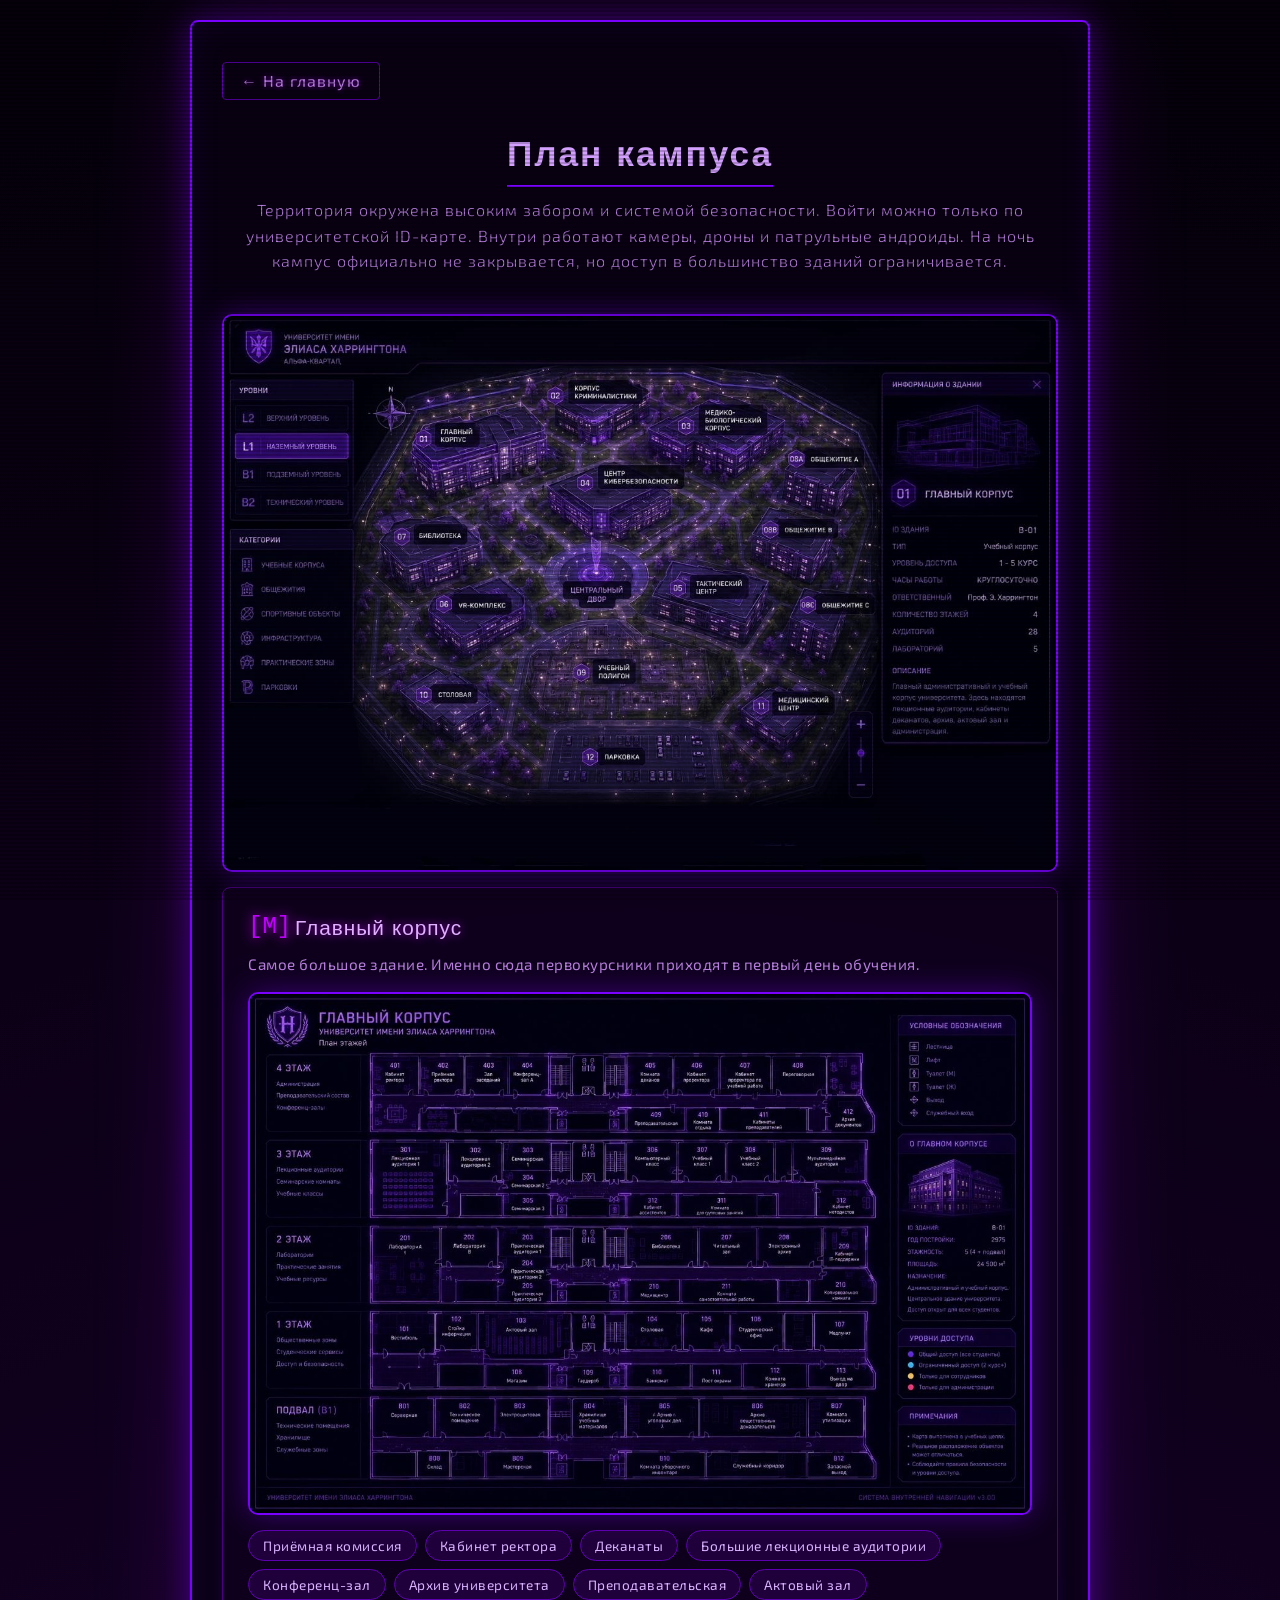
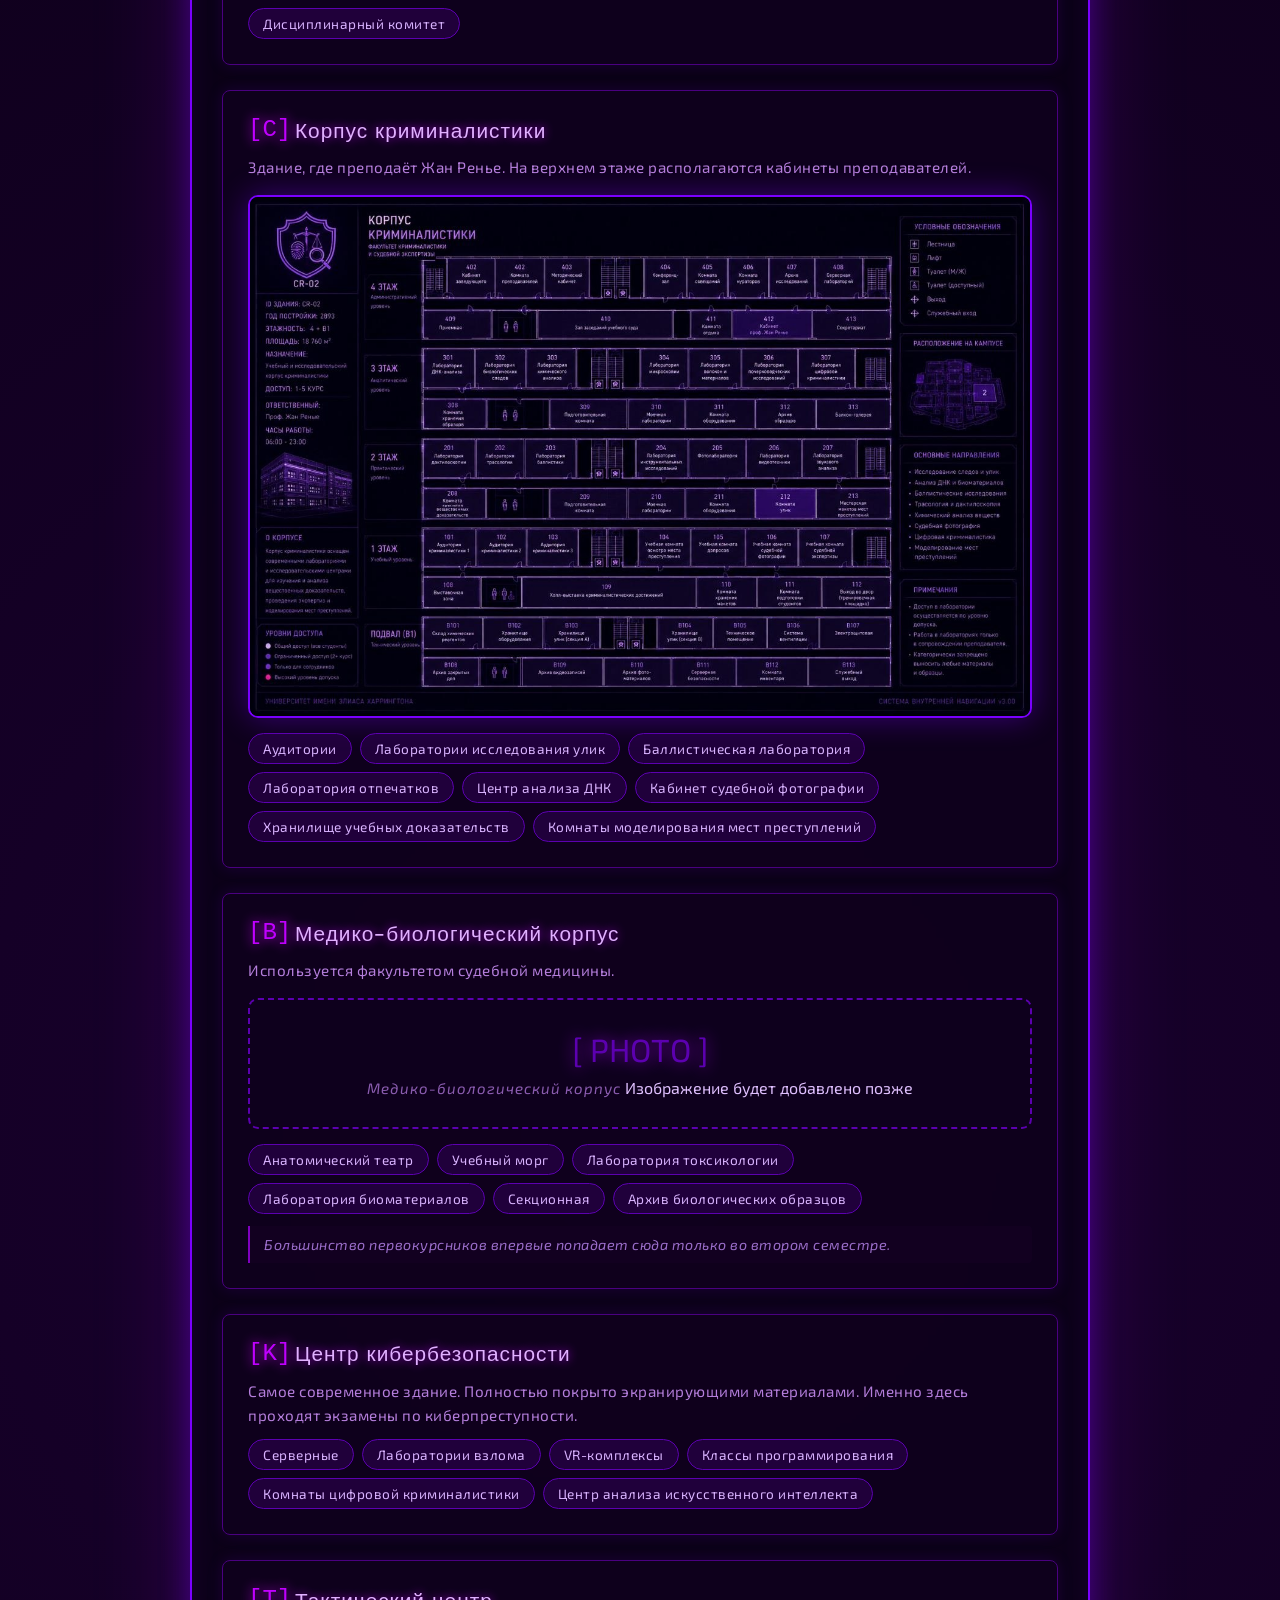
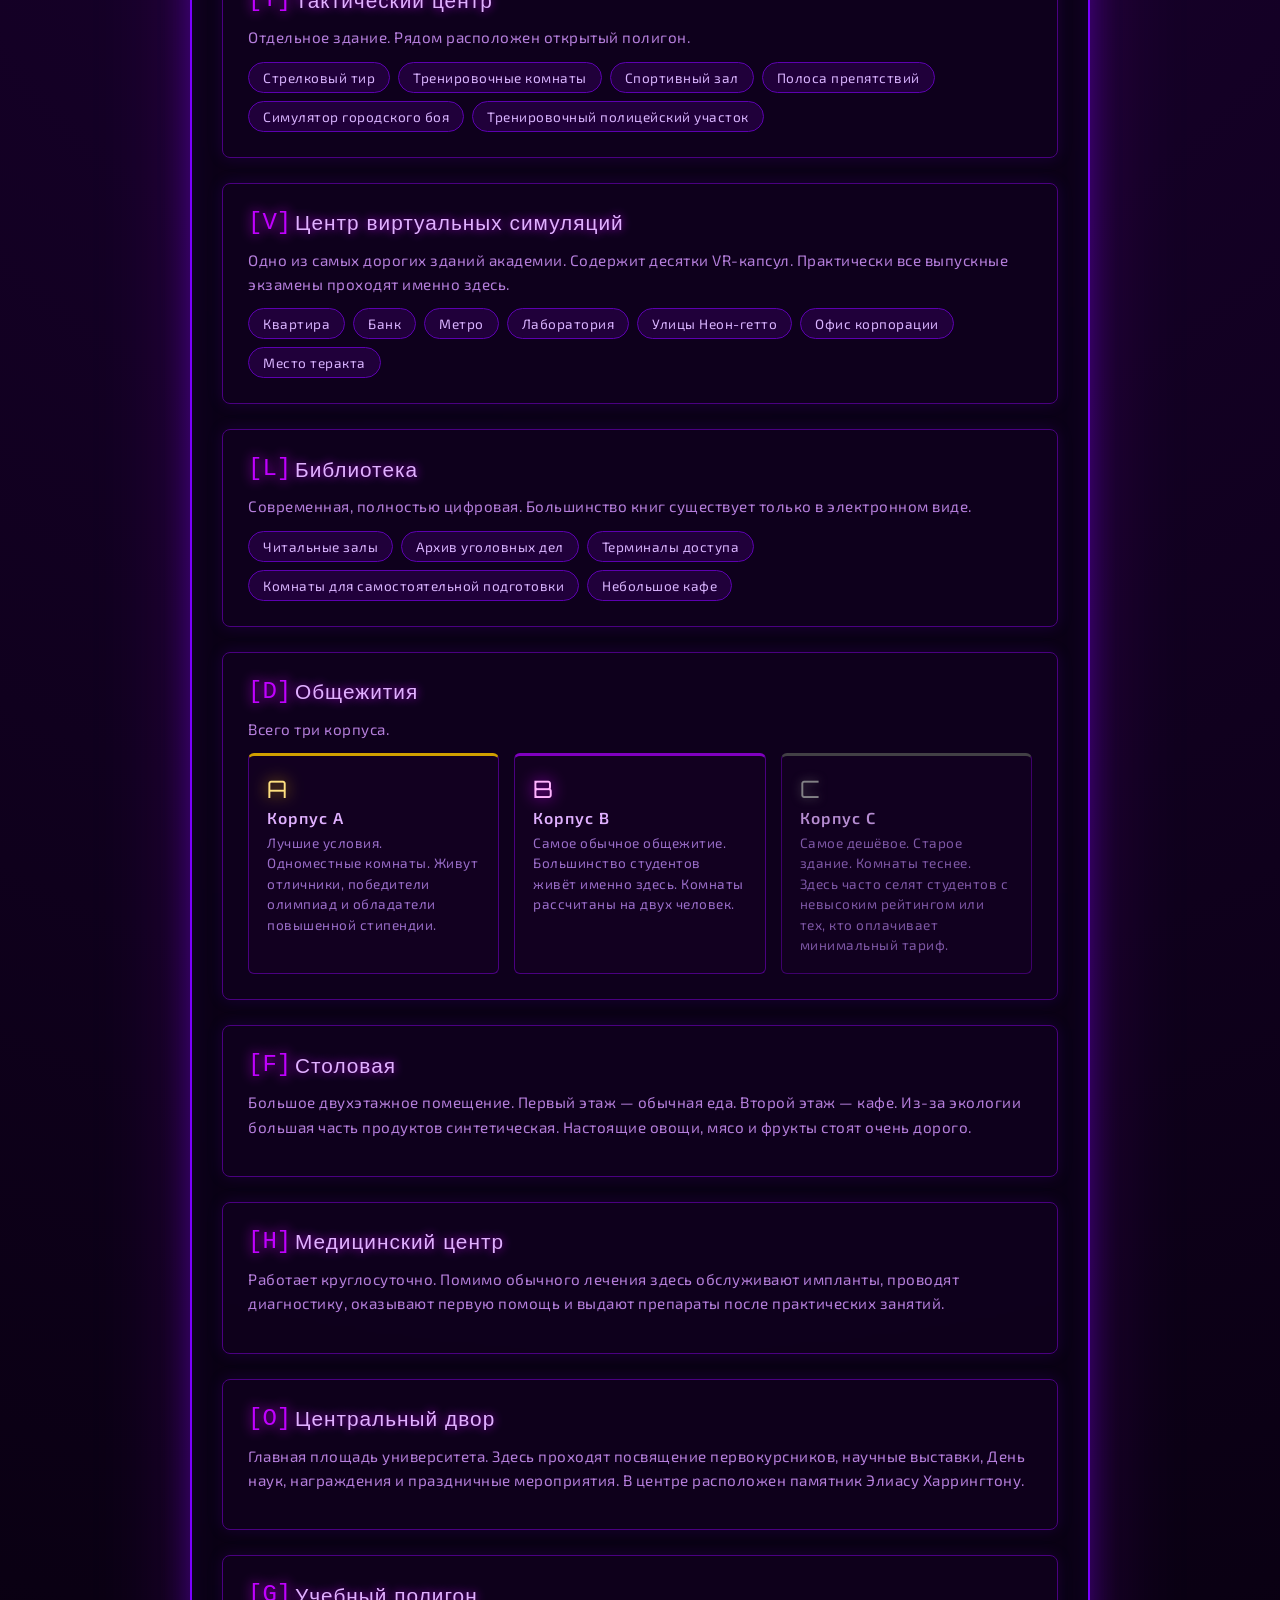
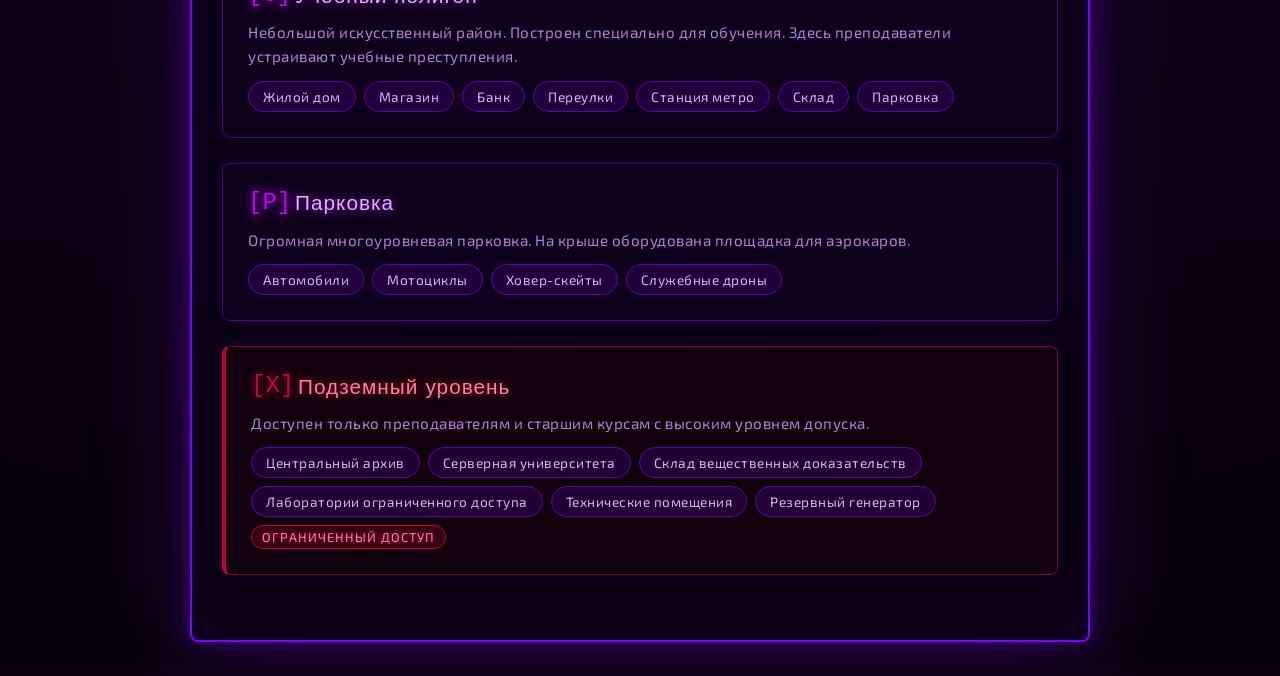
<file: campus-plan.html>
<!DOCTYPE html>
<html lang="ru">
<head>
    <meta charset="UTF-8">
    <meta name="viewport" content="width=device-width, initial-scale=1.0">
    <title>План кампуса — Академия имени Элиаса Харрингтона</title>
    <link rel="stylesheet" href="style.css">
    <link rel="preconnect" href="https://fonts.googleapis.com">
    <link rel="preconnect" href="https://fonts.gstatic.com" crossorigin>
    <link href="https://fonts.googleapis.com/css2?family=Orbitron:wght@400;700;900&family=Exo+2:wght@300;400;600&display=swap" rel="stylesheet">
    <style>
        .back-link {
            display: inline-block;
            margin-bottom: 30px;
            color: #b57edc;
            text-decoration: none;
            font-family: 'Exo 2', sans-serif;
            font-size: 1rem;
            letter-spacing: 1px;
            transition: 0.3s;
            border: 1px solid #5c00b0;
            padding: 8px 18px;
            border-radius: 4px;
            text-shadow: 0 0 5px #8000c0;
        }

        .page-title {
            font-family: 'Orbitron', sans-serif;
            font-size: 2.2rem;
            color: #d4a0ff;
            margin-bottom: 10px;
            letter-spacing: 2px;
            border-bottom: 2px solid #7a00ff;
            padding-bottom: 10px;
            display: inline-block;
        }

        .section-intro {
            color: #b57edc;
            font-size: 1rem;
            letter-spacing: 1px;
            margin-bottom: 25px;
            font-weight: 300;
            line-height: 1.6;
        }

        /* Заглушка для изображения */
        .image-placeholder {
            background: rgba(15, 0, 30, 0.8);
            border: 2px dashed #5c00b0;
            border-radius: 10px;
            padding: 50px 20px;
            text-align: center;
            margin-bottom: 30px;
            transition: 0.3s;
            position: relative;
            overflow: hidden;
        }

        .image-placeholder::before {
            content: '';
            position: absolute;
            top: 0;
            left: -100%;
            width: 100%;
            height: 100%;
            background: linear-gradient(90deg, transparent, rgba(120, 0, 200, 0.05), transparent);
            animation: placeholder-shine 4s infinite;
        }

        @keyframes placeholder-shine {
            0%, 100% { left: -100%; }
            50% { left: 100%; }
        }

        .image-placeholder:hover {
            border-color: #b000ff;
            box-shadow: 0 0 30px rgba(140, 0, 255, 0.2);
        }

        .placeholder-icon {
            font-size: 3rem;
            display: block;
            margin-bottom: 10px;
            color: #5c00b0;
            text-shadow: 0 0 15px #8000c0;
            animation: icon-float 3s infinite;
        }

        @keyframes icon-float {
            0%, 100% { transform: translateY(0); }
            50% { transform: translateY(-8px); }
        }

        .placeholder-text {
            color: #8b5cb0;
            font-size: 0.95rem;
            letter-spacing: 1px;
            font-style: italic;
        }

        .placeholder-text span {
            display: block;
            color: #b57edc;
            font-size: 0.85rem;
            margin-top: 4px;
        }

        /* Карточка здания */
        .building-card {
            background: rgba(15, 0, 30, 0.8);
            border: 1px solid #4a0080;
            border-radius: 8px;
            padding: 25px;
            margin-bottom: 25px;
            transition: 0.3s;
            box-shadow: 0 0 15px rgba(80, 0, 180, 0.2);
        }

        .building-card:hover {
            border-color: #9d00ff;
            box-shadow: 0 0 30px rgba(140, 0, 255, 0.3);
        }

        .building-header {
            display: flex;
            align-items: center;
            gap: 12px;
            margin-bottom: 12px;
        }

        .building-icon {
            font-family: monospace;
            font-size: 1.5rem;
            color: #c000ff;
            text-shadow: 0 0 12px #d000ff;
            width: 35px;
            text-align: center;
        }

        .building-name {
            font-family: 'Orbitron', sans-serif;
            font-size: 1.3rem;
            color: #e0b0ff;
            letter-spacing: 1px;
            text-shadow: 0 0 10px #a000d0;
        }

        .building-desc {
            color: #b57edc;
            font-size: 0.95rem;
            letter-spacing: 0.5px;
            line-height: 1.6;
            margin-bottom: 12px;
        }

        .building-rooms {
            list-style: none;
            display: flex;
            flex-wrap: wrap;
            gap: 8px;
            margin-top: 8px;
        }

        .building-rooms li {
            background: rgba(50, 0, 90, 0.5);
            border: 1px solid #5c00b0;
            padding: 6px 14px;
            border-radius: 20px;
            font-size: 0.85rem;
            color: #d9b3ff;
            letter-spacing: 0.5px;
            transition: 0.2s;
        }

        .building-rooms li:hover {
            background: rgba(100, 0, 180, 0.5);
            border-color: #c000ff;
            color: #ffffff;
            text-shadow: 0 0 6px #ff00ea;
        }

        .building-note {
            margin-top: 12px;
            padding: 10px 14px;
            background: rgba(20, 0, 35, 0.6);
            border-left: 2px solid #8000c0;
            color: #9a6dc9;
            font-size: 0.9rem;
            letter-spacing: 0.5px;
            font-style: italic;
            border-radius: 0 4px 4px 0;
        }

        /* Общежития */
        .dorm-grid {
            display: grid;
            grid-template-columns: repeat(auto-fit, minmax(220px, 1fr));
            gap: 15px;
            margin-top: 10px;
        }

        .dorm-card {
            background: rgba(20, 0, 35, 0.7);
            border: 1px solid #4a0080;
            border-radius: 6px;
            padding: 18px;
            transition: 0.3s;
        }

        .dorm-card:hover {
            border-color: #b000ff;
            box-shadow: 0 0 20px rgba(140, 0, 255, 0.25);
            transform: translateY(-2px);
        }

        .dorm-grade {
            font-family: 'Orbitron', sans-serif;
            font-size: 1.5rem;
            color: #ffb3ff;
            text-shadow: 0 0 15px #d000ff;
            display: block;
            margin-bottom: 4px;
        }

        .dorm-type {
            color: #e0b0ff;
            font-weight: 600;
            letter-spacing: 1px;
            font-size: 1rem;
            margin-bottom: 6px;
        }

        .dorm-desc {
            color: #9a6dc9;
            font-size: 0.85rem;
            letter-spacing: 0.5px;
            line-height: 1.5;
        }

        .dorm-a {
            border-top: 3px solid #d0a000;
        }
        .dorm-a .dorm-grade {
            color: #ffe080;
            text-shadow: 0 0 15px #d0a000;
        }

        .dorm-b {
            border-top: 3px solid #8000c0;
        }

        .dorm-c {
            border-top: 3px solid #505050;
            opacity: 0.8;
        }
        .dorm-c .dorm-grade {
            color: #a0a0a0;
            text-shadow: 0 0 10px #707070;
        }

        /* Подземный уровень */
        .restricted-card {
            border-color: #800030;
            border-left: 4px solid #c00030;
            background: rgba(20, 0, 10, 0.7);
        }

        .restricted-card:hover {
            border-color: #c00040;
            box-shadow: 0 0 30px rgba(200, 0, 50, 0.3);
        }

        .restricted-card .building-icon {
            color: #d00040;
            text-shadow: 0 0 15px #c00030;
        }

        .restricted-card .building-name {
            color: #ff8099;
            text-shadow: 0 0 10px #c00030;
        }

        .restricted-badge {
            display: inline-block;
            background: rgba(200, 0, 50, 0.2);
            border: 1px solid #c00030;
            padding: 3px 10px;
            border-radius: 15px;
            color: #ff8099;
            font-size: 0.8rem;
            letter-spacing: 1px;
            text-shadow: 0 0 6px #d00040;
            margin-top: 8px;
        }
    </style>
</head>
<body>
    <div class="scanline"></div>
    <div class="container">
        <a href="index.html" class="back-link">← На главную</a>

        <header>
            <h1 class="page-title">План кампуса</h1>
            <p class="section-intro">Территория окружена высоким забором и системой безопасности. Войти можно только по университетской ID-карте. Внутри работают камеры, дроны и патрульные андроиды. На ночь кампус официально не закрывается, но доступ в большинство зданий ограничивается.</p>
        </header>

        <div style="border: 2px solid #7a00ff; border-radius: 10px; overflow: hidden; box-shadow: 0 0 30px rgba(120, 0, 255, 0.4); margin: 15px 0;">
            <img src="main-building.jpg" alt="Главный корпус" style="width: 100%; display: block;">
        </div>

        <!-- Главный корпус -->
        <div class="building-card">
            <div class="building-header">
                <span class="building-icon">[M]</span>
                <span class="building-name">Главный корпус</span>
            </div>
            <p class="building-desc">Самое большое здание. Именно сюда первокурсники приходят в первый день обучения.</p>

            <div style="border: 2px solid #7a00ff; border-radius: 10px; overflow: hidden; box-shadow: 0 0 30px rgba(120, 0, 255, 0.4); margin: 15px 0;">
                <img src="1.jpg" alt="Главный корпус" style="width: 100%; display: block;">
            </div>

            <ul class="building-rooms">
                <li>Приёмная комиссия</li>
                <li>Кабинет ректора</li>
                <li>Деканаты</li>
                <li>Большие лекционные аудитории</li>
                <li>Конференц-зал</li>
                <li>Архив университета</li>
                <li>Преподавательская</li>
                <li>Актовый зал</li>
                <li>Дисциплинарный комитет</li>
            </ul>
        </div>

        <!-- Корпус криминалистики -->
        <div class="building-card">
            <div class="building-header">
                <span class="building-icon">[C]</span>
                <span class="building-name">Корпус криминалистики</span>
            </div>
            <p class="building-desc">Здание, где преподаёт Жан Ренье. На верхнем этаже располагаются кабинеты преподавателей.</p>

            <div style="border: 2px solid #7a00ff; border-radius: 10px; overflow: hidden; box-shadow: 0 0 30px rgba(120, 0, 255, 0.4); margin: 15px 0;">
                <img src="2.jpg" alt="Главный корпус" style="width: 100%; display: block;">
            </div>

            <ul class="building-rooms">
                <li>Аудитории</li>
                <li>Лаборатории исследования улик</li>
                <li>Баллистическая лаборатория</li>
                <li>Лаборатория отпечатков</li>
                <li>Центр анализа ДНК</li>
                <li>Кабинет судебной фотографии</li>
                <li>Хранилище учебных доказательств</li>
                <li>Комнаты моделирования мест преступлений</li>
            </ul>
        </div>

        <!-- Медико-биологический корпус -->
        <div class="building-card">
            <div class="building-header">
                <span class="building-icon">[B]</span>
                <span class="building-name">Медико-биологический корпус</span>
            </div>
            <p class="building-desc">Используется факультетом судебной медицины.</p>

            <!-- Изображение: медико-биологический корпус -->
            <div class="image-placeholder" style="padding: 30px 20px; margin: 15px 0;">
                <span class="placeholder-icon" style="font-size: 2rem;">[ PHOTO ]</span>
                <span class="placeholder-text">Медико-биологический корпус</span>
                <span>Изображение будет добавлено позже</span>
            </div>

            <ul class="building-rooms">
                <li>Анатомический театр</li>
                <li>Учебный морг</li>
                <li>Лаборатория токсикологии</li>
                <li>Лаборатория биоматериалов</li>
                <li>Секционная</li>
                <li>Архив биологических образцов</li>
            </ul>
            <p class="building-note">Большинство первокурсников впервые попадает сюда только во втором семестре.</p>
        </div>

        <!-- Центр кибербезопасности -->
        <div class="building-card">
            <div class="building-header">
                <span class="building-icon">[K]</span>
                <span class="building-name">Центр кибербезопасности</span>
            </div>
            <p class="building-desc">Самое современное здание. Полностью покрыто экранирующими материалами. Именно здесь проходят экзамены по киберпреступности.</p>
            <ul class="building-rooms">
                <li>Серверные</li>
                <li>Лаборатории взлома</li>
                <li>VR-комплексы</li>
                <li>Классы программирования</li>
                <li>Комнаты цифровой криминалистики</li>
                <li>Центр анализа искусственного интеллекта</li>
            </ul>
        </div>

        <!-- Тактический центр -->
        <div class="building-card">
            <div class="building-header">
                <span class="building-icon">[T]</span>
                <span class="building-name">Тактический центр</span>
            </div>
            <p class="building-desc">Отдельное здание. Рядом расположен открытый полигон.</p>
            <ul class="building-rooms">
                <li>Стрелковый тир</li>
                <li>Тренировочные комнаты</li>
                <li>Спортивный зал</li>
                <li>Полоса препятствий</li>
                <li>Симулятор городского боя</li>
                <li>Тренировочный полицейский участок</li>
            </ul>
        </div>

        <!-- Центр виртуальных симуляций -->
        <div class="building-card">
            <div class="building-header">
                <span class="building-icon">[V]</span>
                <span class="building-name">Центр виртуальных симуляций</span>
            </div>
            <p class="building-desc">Одно из самых дорогих зданий академии. Содержит десятки VR-капсул. Практически все выпускные экзамены проходят именно здесь.</p>
            <ul class="building-rooms">
                <li>Квартира</li>
                <li>Банк</li>
                <li>Метро</li>
                <li>Лаборатория</li>
                <li>Улицы Неон-гетто</li>
                <li>Офис корпорации</li>
                <li>Место теракта</li>
            </ul>
        </div>

        <!-- Библиотека -->
        <div class="building-card">
            <div class="building-header">
                <span class="building-icon">[L]</span>
                <span class="building-name">Библиотека</span>
            </div>
            <p class="building-desc">Современная, полностью цифровая. Большинство книг существует только в электронном виде.</p>
            <ul class="building-rooms">
                <li>Читальные залы</li>
                <li>Архив уголовных дел</li>
                <li>Терминалы доступа</li>
                <li>Комнаты для самостоятельной подготовки</li>
                <li>Небольшое кафе</li>
            </ul>
        </div>

        <!-- Общежития -->
        <div class="building-card">
            <div class="building-header">
                <span class="building-icon">[D]</span>
                <span class="building-name">Общежития</span>
            </div>
            <p class="building-desc">Всего три корпуса.</p>
            <div class="dorm-grid">
                <div class="dorm-card dorm-a">
                    <span class="dorm-grade">A</span>
                    <div class="dorm-type">Корпус А</div>
                    <p class="dorm-desc">Лучшие условия. Одноместные комнаты. Живут отличники, победители олимпиад и обладатели повышенной стипендии.</p>
                </div>
                <div class="dorm-card dorm-b">
                    <span class="dorm-grade">B</span>
                    <div class="dorm-type">Корпус B</div>
                    <p class="dorm-desc">Самое обычное общежитие. Большинство студентов живёт именно здесь. Комнаты рассчитаны на двух человек.</p>
                </div>
                <div class="dorm-card dorm-c">
                    <span class="dorm-grade">C</span>
                    <div class="dorm-type">Корпус C</div>
                    <p class="dorm-desc">Самое дешёвое. Старое здание. Комнаты теснее. Здесь часто селят студентов с невысоким рейтингом или тех, кто оплачивает минимальный тариф.</p>
                </div>
            </div>
        </div>

        <!-- Столовая -->
        <div class="building-card">
            <div class="building-header">
                <span class="building-icon">[F]</span>
                <span class="building-name">Столовая</span>
            </div>
            <p class="building-desc">Большое двухэтажное помещение. Первый этаж — обычная еда. Второй этаж — кафе. Из-за экологии большая часть продуктов синтетическая. Настоящие овощи, мясо и фрукты стоят очень дорого.</p>
        </div>

        <!-- Медицинский центр -->
        <div class="building-card">
            <div class="building-header">
                <span class="building-icon">[H]</span>
                <span class="building-name">Медицинский центр</span>
            </div>
            <p class="building-desc">Работает круглосуточно. Помимо обычного лечения здесь обслуживают импланты, проводят диагностику, оказывают первую помощь и выдают препараты после практических занятий.</p>
        </div>

        <!-- Центральный двор -->
        <div class="building-card">
            <div class="building-header">
                <span class="building-icon">[O]</span>
                <span class="building-name">Центральный двор</span>
            </div>
            <p class="building-desc">Главная площадь университета. Здесь проходят посвящение первокурсников, научные выставки, День наук, награждения и праздничные мероприятия. В центре расположен памятник Элиасу Харрингтону.</p>
        </div>

        <!-- Учебный полигон -->
        <div class="building-card">
            <div class="building-header">
                <span class="building-icon">[G]</span>
                <span class="building-name">Учебный полигон</span>
            </div>
            <p class="building-desc">Небольшой искусственный район. Построен специально для обучения. Здесь преподаватели устраивают учебные преступления.</p>
            <ul class="building-rooms">
                <li>Жилой дом</li>
                <li>Магазин</li>
                <li>Банк</li>
                <li>Переулки</li>
                <li>Станция метро</li>
                <li>Склад</li>
                <li>Парковка</li>
            </ul>
        </div>

        <!-- Парковка -->
        <div class="building-card">
            <div class="building-header">
                <span class="building-icon">[P]</span>
                <span class="building-name">Парковка</span>
            </div>
            <p class="building-desc">Огромная многоуровневая парковка. На крыше оборудована площадка для аэрокаров.</p>
            <ul class="building-rooms">
                <li>Автомобили</li>
                <li>Мотоциклы</li>
                <li>Ховер-скейты</li>
                <li>Служебные дроны</li>
            </ul>
        </div>

        <!-- Подземный уровень -->
        <div class="building-card restricted-card">
            <div class="building-header">
                <span class="building-icon">[X]</span>
                <span class="building-name">Подземный уровень</span>
            </div>
            <p class="building-desc">Доступен только преподавателям и старшим курсам с высоким уровнем допуска.</p>
            <ul class="building-rooms">
                <li>Центральный архив</li>
                <li>Серверная университета</li>
                <li>Склад вещественных доказательств</li>
                <li>Лаборатории ограниченного доступа</li>
                <li>Технические помещения</li>
                <li>Резервный генератор</li>
            </ul>
            <span class="restricted-badge">ОГРАНИЧЕННЫЙ ДОСТУП</span>
        </div>
    </div>
</body>
</html>
</file>
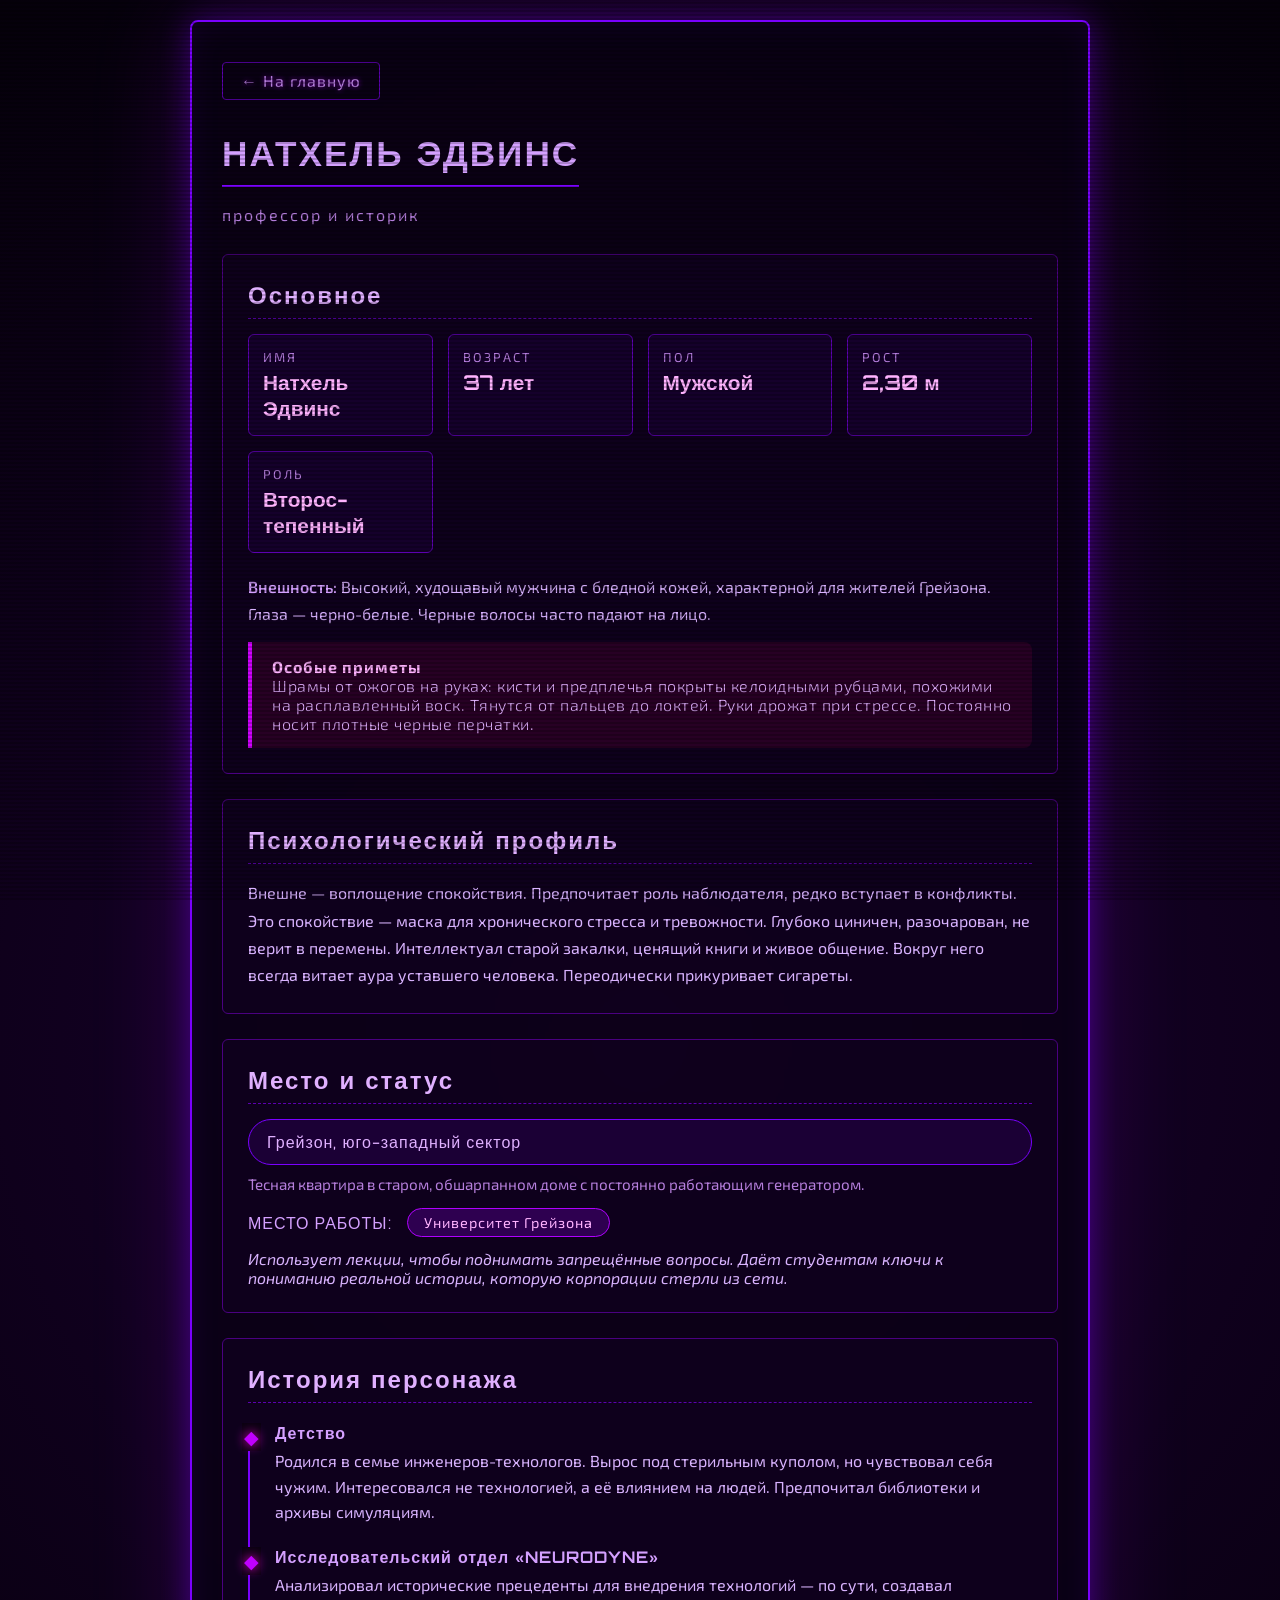
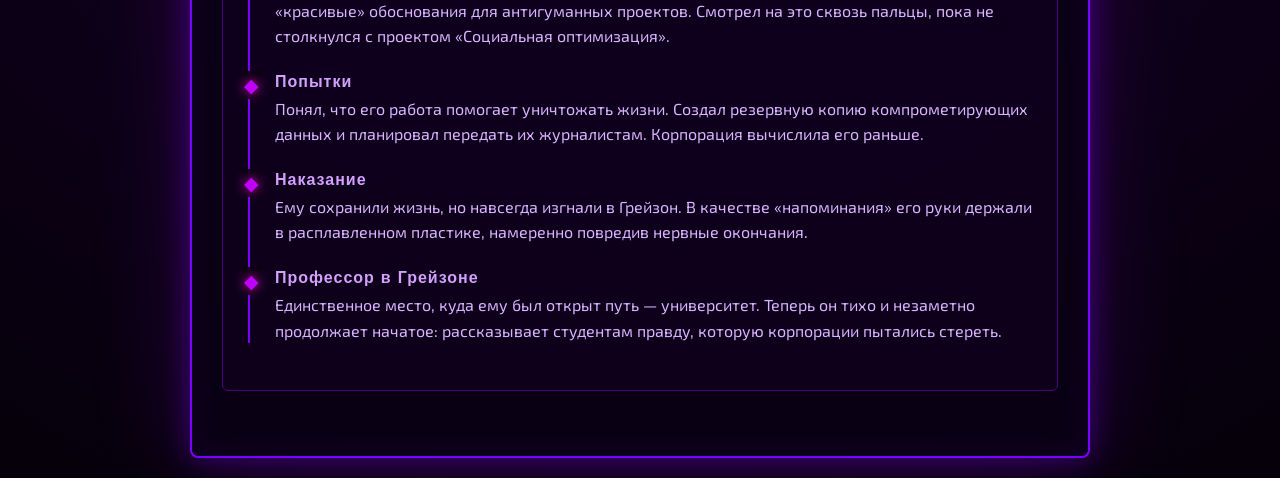
<file: ds.html>
<!DOCTYPE html>
<html lang="ru">
<head>
  <meta charset="UTF-8" />
  <meta name="viewport" content="width=device-width, initial-scale=1.0, viewport-fit=cover" />
  <title>Натхель Эдвинс • досье</title>
  <link rel="preconnect" href="https://fonts.googleapis.com" />
  <link rel="preconnect" href="https://fonts.gstatic.com" crossorigin />
  <link href="https://fonts.googleapis.com/css2?family=Orbitron:wght@400;700;900&family=Exo+2:wght@300;400;600&display=swap" rel="stylesheet" />
  <style>
    * {
      margin: 0;
      padding: 0;
      box-sizing: border-box;
    }

    body {
      background-color: #0a0010;
      background-image: 
        radial-gradient(circle at 50% 50%, #1a0030 0%, #05000a 100%),
        repeating-linear-gradient(0deg, transparent, transparent 2px, rgba(100, 0, 200, 0.03) 2px, rgba(100, 0, 200, 0.03) 4px);
      font-family: 'Exo 2', sans-serif;
      color: #e0c0ff;
      min-height: 100vh;
      display: flex;
      justify-content: center;
      align-items: center;
      padding: 20px;
      margin: 0;
    }

    .scanline {
      position: fixed;
      top: 0;
      left: 0;
      width: 100%;
      height: 100%;
      background: linear-gradient(to bottom, transparent 50%, rgba(0, 0, 0, 0.2) 50%);
      background-size: 100% 4px;
      pointer-events: none;
      z-index: 999;
      animation: scan 8s linear infinite;
    }

    @keyframes scan {
      from { background-position: 0 0; }
      to { background-position: 0 100%; }
    }

    .container {
      max-width: 900px;
      width: 100%;
      border: 2px solid #7a00ff;
      border-radius: 8px;
      background: rgba(10, 0, 20, 0.8);
      backdrop-filter: blur(5px);
      box-shadow: 
        0 0 30px rgba(120, 0, 255, 0.4),
        inset 0 0 30px rgba(120, 0, 255, 0.1),
        0 0 100px rgba(180, 0, 255, 0.2);
      padding: 40px 30px;
      position: relative;
      z-index: 1;
    }

    .back-link {
      display: inline-block;
      margin-bottom: 30px;
      color: #b57edc;
      text-decoration: none;
      font-family: 'Exo 2', sans-serif;
      font-size: 1rem;
      letter-spacing: 1px;
      transition: 0.3s;
      border: 1px solid #5c00b0;
      padding: 8px 18px;
      border-radius: 4px;
      text-shadow: 0 0 5px #8000c0;
    }

    .page-title {
      font-family: 'Orbitron', sans-serif;
      font-size: 2.2rem;
      color: #d4a0ff;
      margin-bottom: 10px;
      letter-spacing: 2px;
      border-bottom: 2px solid #7a00ff;
      padding-bottom: 10px;
      display: inline-block;
    }

    .info-block {
      background: rgba(15, 0, 30, 0.8);
      border: 1px solid #4a0080;
      border-radius: 6px;
      padding: 25px;
      margin-bottom: 25px;
      transition: 0.3s;
    }

    .block-title {
      font-family: 'Orbitron', sans-serif;
      font-size: 1.5rem;
      color: #e0b0ff;
      letter-spacing: 2px;
      margin-bottom: 15px;
      padding-bottom: 8px;
      border-bottom: 1px dashed #5c00b0;
      display: flex;
      align-items: center;
      gap: 12px;
    }

    .block-icon {
      font-size: 1.8rem;
      text-shadow: 0 0 15px #d000ff;
    }

    .stat-grid {
      display: grid;
      grid-template-columns: repeat(auto-fit, minmax(180px, 1fr));
      gap: 15px;
      margin-top: 10px;
    }

    .stat-item {
      background: rgba(25, 0, 50, 0.7);
      border: 1px solid #5c00b0;
      border-radius: 6px;
      padding: 14px;
      transition: 0.3s;
      display: flex;
      flex-direction: column;
      gap: 4px;
    }

    .stat-label {
      font-size: 0.8rem;
      text-transform: uppercase;
      letter-spacing: 2px;
      color: #b57edc;
    }

    .stat-value {
      font-family: 'Orbitron', sans-serif;
      font-size: 1.3rem;
      font-weight: 700;
      color: #ffb3ff;
    }

    .scars-highlight {
      background: rgba(180, 0, 80, 0.15);
      border-left: 4px solid #d000ff;
      padding: 15px 20px;
      border-radius: 0 8px 8px 0;
      margin-top: 15px;
      color: #e0b0ff;
      font-weight: 300;
      letter-spacing: 0.5px;
      display: flex;
      align-items: center;
      gap: 15px;
      flex-wrap: wrap;
    }

    .quote-block {
      font-style: italic;
      background: rgba(60, 0, 110, 0.4);
      border-left: 3px solid #a000ff;
      padding: 18px 22px;
      border-radius: 0 6px 6px 0;
      color: #d9b3ff;
      margin-top: 12px;
      font-size: 1rem;
      letter-spacing: 0.5px;
    }

    .location-tag {
      display: flex;
      align-items: center;
      gap: 10px;
      background: rgba(30, 0, 60, 0.8);
      border: 1px solid #7a00ff;
      padding: 12px 18px;
      border-radius: 30px;
      font-family: 'Orbitron', sans-serif;
      font-size: 1rem;
      color: #e0b0ff;
      letter-spacing: 1px;
      margin: 15px 0 5px;
    }

    .role-badge {
      display: inline-block;
      background: rgba(120, 0, 200, 0.3);
      border: 1px solid #b000ff;
      padding: 5px 16px;
      border-radius: 20px;
      font-size: 0.9rem;
      letter-spacing: 1px;
      color: #ffb3ff;
    }

    .timeline {
      border-left: 2px solid #7a00ff;
      margin: 20px 0 10px;
      padding-left: 25px;
    }

    .timeline-item {
      margin-bottom: 22px;
      position: relative;
    }

    .timeline-item::before {
      content: "◆";
      position: absolute;
      left: -33px;
      color: #c000ff;
      font-size: 1.2rem;
      text-shadow: 0 0 12px #ff00ea;
      background: #0a0010;
      padding: 2px;
    }

    .timeline-year {
      font-family: 'Orbitron', sans-serif;
      color: #d4a0ff;
      font-weight: 700;
      letter-spacing: 1px;
    }

    .timeline-text {
      color: #d9b3ff;
      margin-top: 5px;
      line-height: 1.6;
    }

    @media (max-width: 600px) {
      .container {
        padding: 25px 15px;
      }
      .page-title {
        font-size: 1.8rem;
      }
    }
  </style>
</head>
<body>
  <div class="scanline"></div>
  <div class="container">
    <a href="index.html" class="back-link">← На главную</a>

    <header style="margin-bottom: 30px;">
      <h1 class="page-title">НАТХЕЛЬ ЭДВИНС</h1>
      <p style="color: #b57edc; letter-spacing: 2px; margin-top: 8px;">профессор и историк</p>
    </header>

    <!-- Общая информация -->
    <div class="info-block">
      <h2 class="block-title">
        Основное
      </h2>
      <div class="stat-grid">
        <div class="stat-item"><span class="stat-label">Имя</span><span class="stat-value">Натхель<br>Эдвинс</span></div>
        <div class="stat-item"><span class="stat-label">Возраст</span><span class="stat-value">37 лет</span></div>
        <div class="stat-item"><span class="stat-label">Пол</span><span class="stat-value">Мужской</span></div>
        <div class="stat-item"><span class="stat-label">Рост</span><span class="stat-value">2,30 м</span></div>
        <div class="stat-item"><span class="stat-label">Роль</span><span class="stat-value">Второс-<br>тепенный</span></div>
      </div>

      <div style="margin-top: 20px; display: flex; flex-wrap: wrap; gap: 15px;">
        <div style="flex: 1; min-width: 200px;">
          <p style="color: #d9b3ff; line-height: 1.7;">
            <span style="color: #d4a0ff; font-weight: 600;">Внешность:</span> Высокий, худощавый мужчина с бледной кожей, характерной для жителей Грейзона. Глаза — черно-белые. Черные волосы часто падают на лицо.
          </p>
        </div>
      </div>

      <div class="scars-highlight">
        <div>
          <strong style="color: #ffb3ff; letter-spacing: 1px;">Особые приметы</strong><br />
          Шрамы от ожогов на руках: кисти и предплечья покрыты келоидными рубцами, похожими на расплавленный воск. Тянутся от пальцев до локтей. Руки дрожат при стрессе. Постоянно носит плотные черные перчатки.
        </div>
      </div>
    </div>

    <!-- Характер и психотип -->
    <div class="info-block">
      <h2 class="block-title">
        Психологический профиль
      </h2>
      <div style="display: flex; flex-wrap: wrap; gap: 25px;">
        <p style="flex: 2; color: #d9b3ff; line-height: 1.7;">
          Внешне — воплощение спокойствия. Предпочитает роль наблюдателя, редко вступает в конфликты. Это спокойствие — маска для хронического стресса и тревожности. Глубоко циничен, разочарован, не верит в перемены. Интеллектуал старой закалки, ценящий книги и живое общение. Вокруг него всегда витает аура уставшего человека. Переодически прикуривает сигареты.
        </p>
      </div>
    </div>

    <!-- Место проживания и работы -->
    <div class="info-block">
      <h2 class="block-title">
        Место и статус
      </h2>
      <div class="location-tag">
        Грейзон, юго-западный сектор
      </div>
      <p style="color: #b57edc; margin: 10px 0 15px; font-size: 0.95rem;">
        Тесная квартира в старом, обшарпанном доме с постоянно работающим генератором.
      </p>
      
      <div style="display: flex; align-items: center; gap: 15px; flex-wrap: wrap; margin-top: 15px;">
        <span style="font-family: 'Orbitron', sans-serif; color: #d4a0ff; letter-spacing: 1px;">МЕСТО РАБОТЫ:</span>
        <span class="role-badge">Университет Грейзона</span>
      </div>
      <p style="color: #d9b3ff; margin-top: 12px; font-style: italic;">
        Использует лекции, чтобы поднимать запрещённые вопросы. Даёт студентам ключи к пониманию реальной истории, которую корпорации стерли из сети.
      </p>
    </div>

    <!-- История -->
    <div class="info-block">
      <h2 class="block-title">
        История персонажа
      </h2>
      
      <div class="timeline">
        <div class="timeline-item">
          <div class="timeline-year">Детство</div>
          <div class="timeline-text">
            Родился в семье инженеров-технологов. Вырос под стерильным куполом, но чувствовал себя чужим. Интересовался не технологией, а её влиянием на людей. Предпочитал библиотеки и архивы симуляциям.
          </div>
        </div>
        <div class="timeline-item">
          <div class="timeline-year">Исследовательский отдел «NEURODYNE»</div>
          <div class="timeline-text">
            Анализировал исторические прецеденты для внедрения технологий — по сути, создавал «красивые» обоснования для антигуманных проектов. Смотрел на это сквозь пальцы, пока не столкнулся с проектом «Социальная оптимизация».
          </div>
        </div>
        <div class="timeline-item">
          <div class="timeline-year">Попытки</div>
          <div class="timeline-text">
            Понял, что его работа помогает уничтожать жизни. Создал резервную копию компрометирующих данных и планировал передать их журналистам. Корпорация вычислила его раньше.
          </div>
        </div>
        <div class="timeline-item">
          <div class="timeline-year">Наказание</div>
          <div class="timeline-text">
            Ему сохранили жизнь, но навсегда изгнали в Грейзон. В качестве «напоминания» его руки держали в расплавленном пластике, намеренно повредив нервные окончания.
          </div>
        </div>
        <div class="timeline-item">
          <div class="timeline-year">Профессор в Грейзоне</div>
          <div class="timeline-text">
            Единственное место, куда ему был открыт путь — университет. Теперь он тихо и незаметно продолжает начатое: рассказывает студентам правду, которую корпорации пытались стереть.
          </div>
        </div>
      </div>
    </div>
  </div>
</body>
</html>
</file>
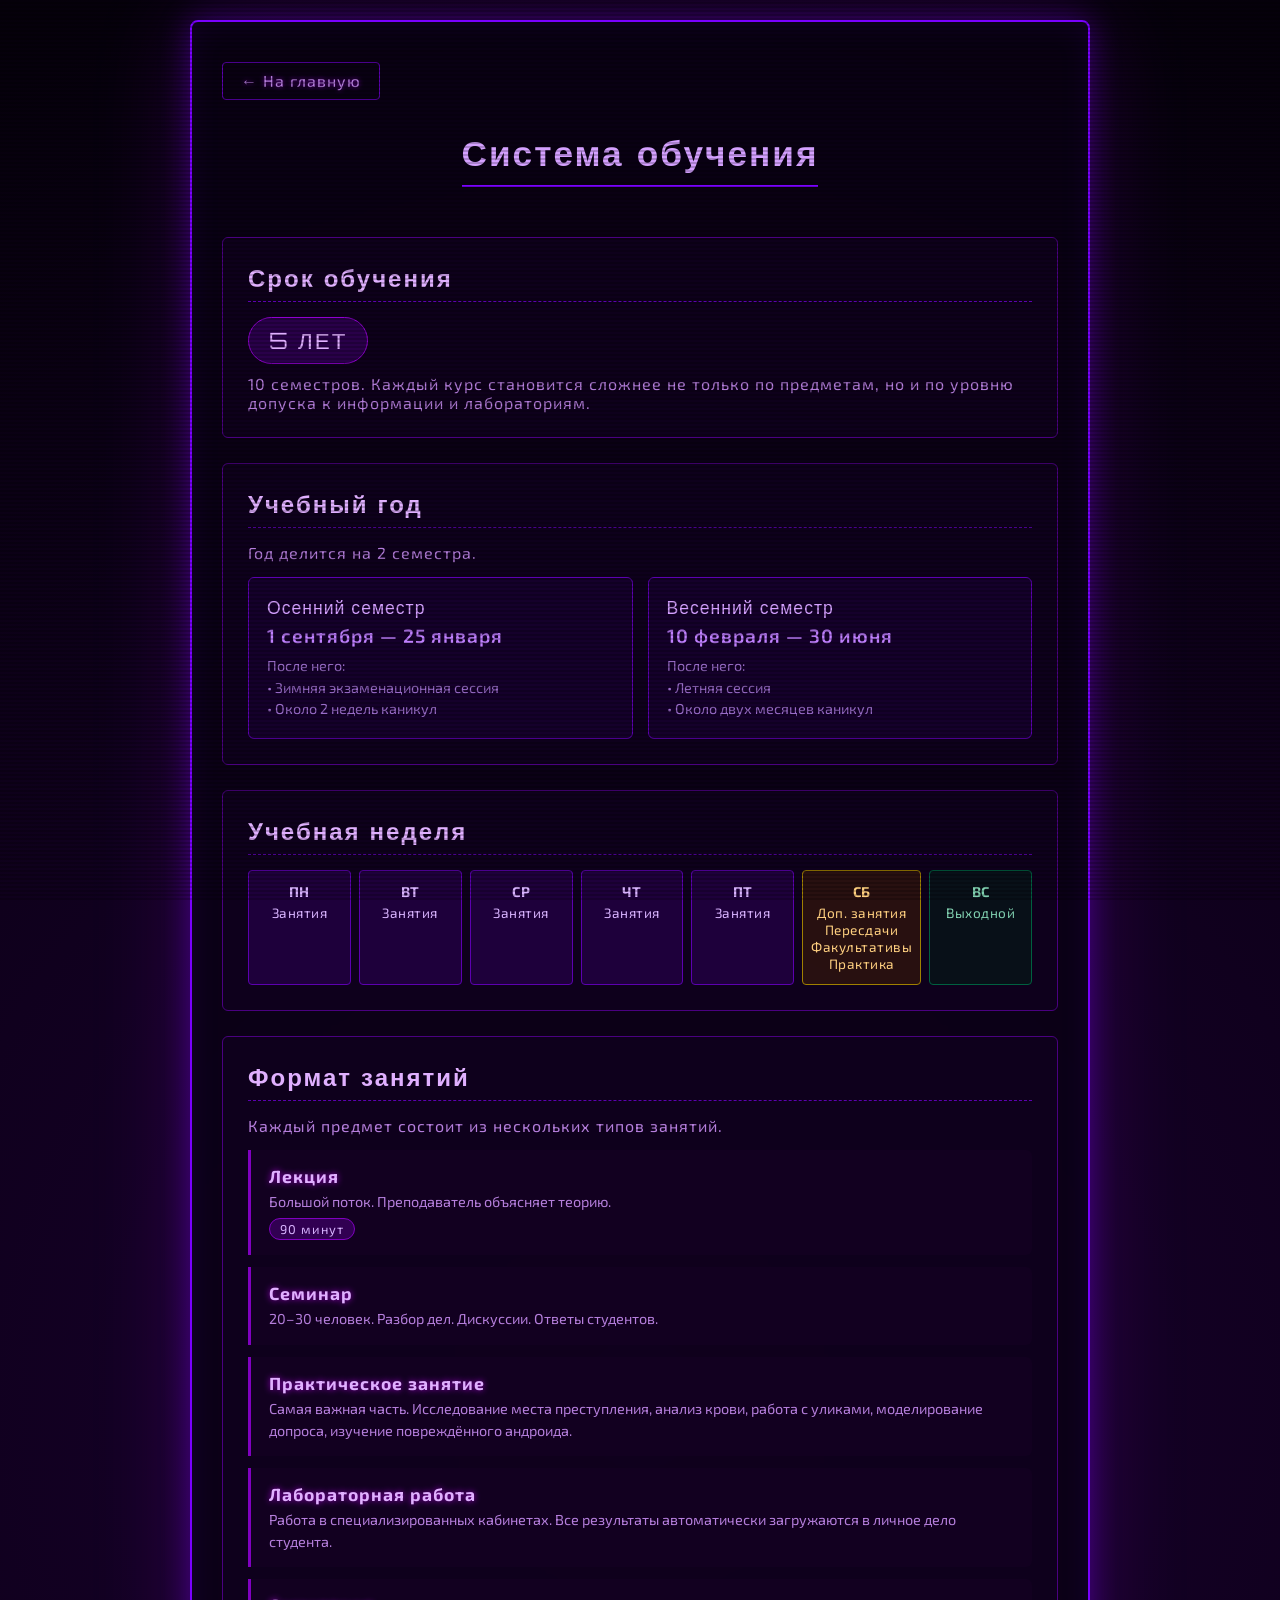
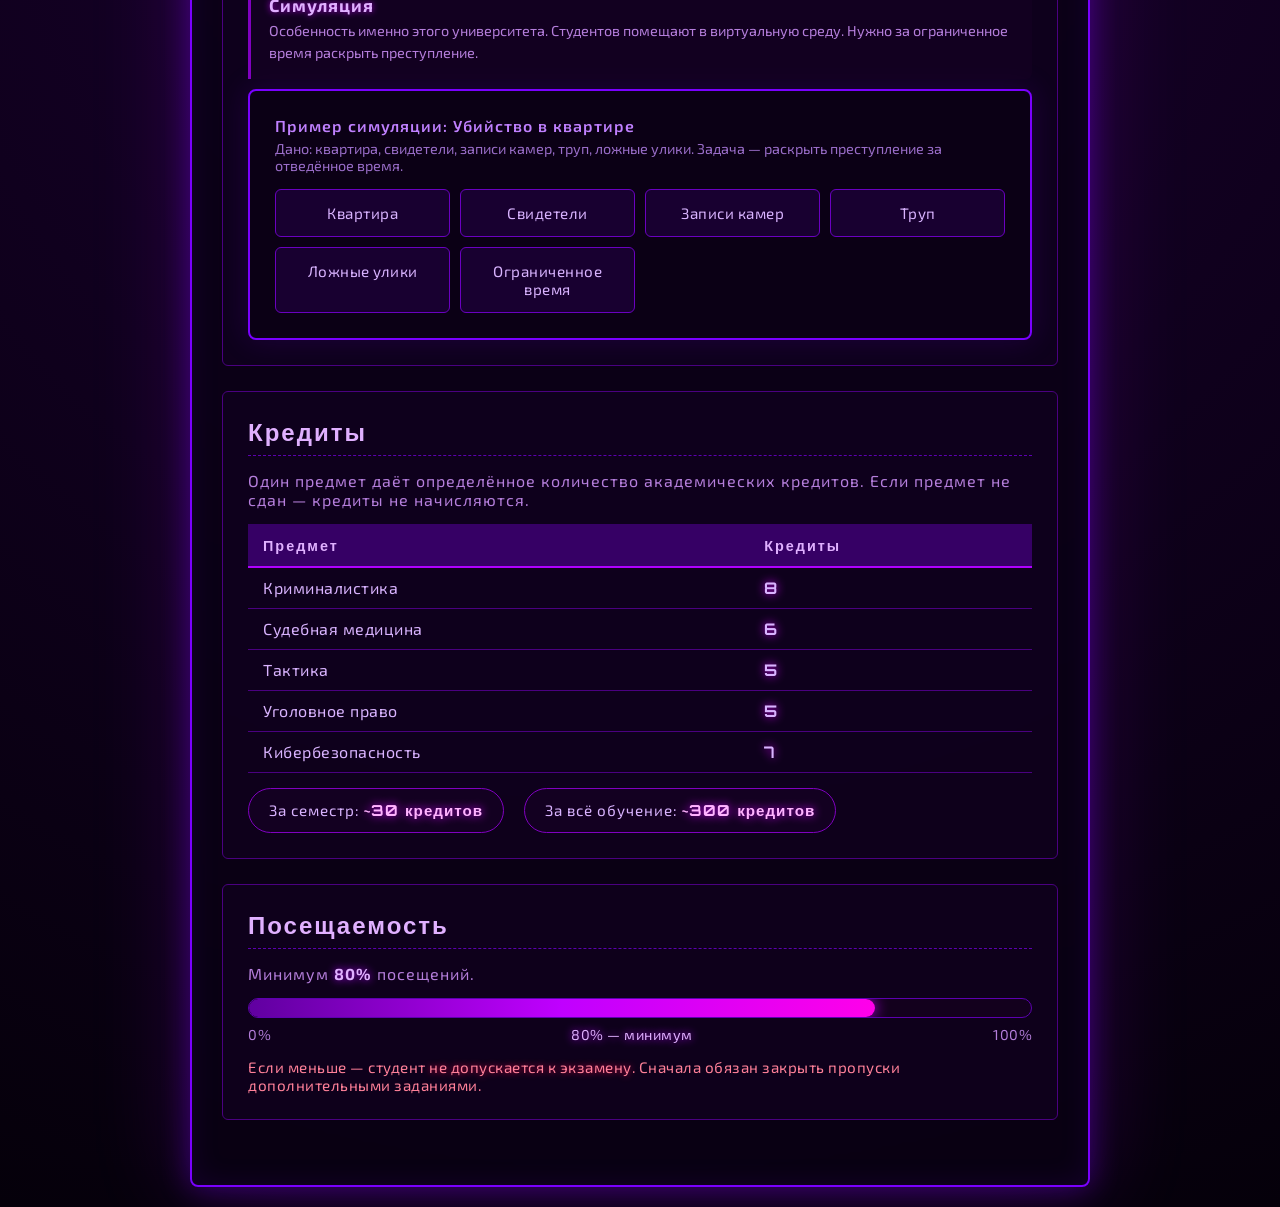
<file: education-system.html>
<!DOCTYPE html>
<html lang="ru">
<head>
    <meta charset="UTF-8">
    <meta name="viewport" content="width=device-width, initial-scale=1.0">
    <title>Система обучения — Академия имени Элиаса Харрингтона</title>
    <link rel="stylesheet" href="style.css">
    <link rel="preconnect" href="https://fonts.googleapis.com">
    <link rel="preconnect" href="https://fonts.gstatic.com" crossorigin>
    <link href="https://fonts.googleapis.com/css2?family=Orbitron:wght@400;700;900&family=Exo+2:wght@300;400;600&display=swap" rel="stylesheet">
    <style>
        .back-link {
            display: inline-block;
            margin-bottom: 30px;
            color: #b57edc;
            text-decoration: none;
            font-family: 'Exo 2', sans-serif;
            font-size: 1rem;
            letter-spacing: 1px;
            transition: 0.3s;
            border: 1px solid #5c00b0;
            padding: 8px 18px;
            border-radius: 4px;
            text-shadow: 0 0 5px #8000c0;
        }

        .page-title {
            font-family: 'Orbitron', sans-serif;
            font-size: 2.2rem;
            color: #d4a0ff;
            margin-bottom: 10px;
            letter-spacing: 2px;
            border-bottom: 2px solid #7a00ff;
            padding-bottom: 10px;
            display: inline-block;
        }

        .info-block {
            background: rgba(15, 0, 30, 0.8);
            border: 1px solid #4a0080;
            border-radius: 6px;
            padding: 25px;
            margin-bottom: 25px;
            transition: 0.3s;
        }

        .block-title {
            font-family: 'Orbitron', sans-serif;
            font-size: 1.5rem;
            color: #e0b0ff;
            letter-spacing: 2px;
            margin-bottom: 15px;
            padding-bottom: 8px;
            border-bottom: 1px dashed #5c00b0;
            display: flex;
            align-items: center;
            gap: 12px;
        }

        .block-icon {
            font-size: 1.8rem;
            text-shadow: 0 0 15px #d000ff;
        }

        /* Срок обучения */
        .duration-badge {
            display: inline-block;
            background: rgba(150, 0, 255, 0.2);
            border: 1px solid #9000d0;
            padding: 8px 20px;
            border-radius: 30px;
            font-family: 'Orbitron', sans-serif;
            font-size: 1.4rem;
            color: #e0b0ff;
            letter-spacing: 2px;
            margin-bottom: 10px;
        }

        .duration-sub {
            color: #b57edc;
            font-size: 1rem;
            letter-spacing: 1px;
        }

        /* Семестры */
        .semester-grid {
            display: grid;
            grid-template-columns: repeat(auto-fit, minmax(250px, 1fr));
            gap: 15px;
            margin-top: 15px;
        }

        .semester-card {
            background: rgba(25, 0, 50, 0.7);
            border: 1px solid #5c00b0;
            border-radius: 6px;
            padding: 18px;
            transition: 0.3s;
        }

        .semester-name {
            font-family: 'Orbitron', sans-serif;
            color: #d4a0ff;
            font-size: 1.1rem;
            letter-spacing: 1px;
            margin-bottom: 5px;
        }

        .semester-dates {
            color: #c080ff;
            font-size: 1.2rem;
            font-weight: 600;
            letter-spacing: 1px;
            margin-bottom: 8px;
        }

        .semester-after {
            color: #9a6dc9;
            font-size: 0.9rem;
            line-height: 1.5;
        }

        /* Неделя */
        .week-grid {
            display: grid;
            grid-template-columns: repeat(7, 1fr);
            gap: 8px;
            margin-top: 15px;
        }

        .day-cell {
            text-align: center;
            padding: 12px 8px;
            border-radius: 4px;
            font-size: 0.85rem;
            letter-spacing: 0.5px;
            transition: 0.2s;
        }

        .day-work {
            background: rgba(40, 0, 80, 0.6);
            border: 1px solid #5c00b0;
            color: #d9b3ff;
        }

        .day-work:hover {
            border-color: #c000ff;
            color: #ffffff;
        }

        .day-sat {
            background: rgba(80, 40, 0, 0.4);
            border: 1px solid #a08000;
            color: #ffd080;
        }

        .day-sat:hover {
            border-color: #e0b000;
        }

        .day-off {
            background: rgba(0, 40, 20, 0.4);
            border: 1px solid #006040;
            color: #80d0b0;
        }

        .day-name {
            font-weight: 700;
            display: block;
            margin-bottom: 4px;
            font-size: 0.9rem;
        }

        /* Форматы занятий */
        .format-list {
            list-style: none;
            display: flex;
            flex-direction: column;
            gap: 12px;
            margin-top: 15px;
        }

        .format-item {
            background: rgba(20, 0, 35, 0.7);
            border-left: 3px solid #8000c0;
            padding: 15px 18px;
            border-radius: 0 6px 6px 0;
            transition: 0.3s;
        }

        .format-item:hover {
            border-left-color: #ff00ea;
            background: rgba(35, 0, 60, 0.7);
            box-shadow: 0 0 18px rgba(140, 0, 255, 0.2);
        }

        .format-name {
            font-weight: 700;
            color: #e0b0ff;
            font-size: 1.1rem;
            letter-spacing: 1px;
            text-shadow: 0 0 6px #a000d0;
            margin-bottom: 4px;
        }

        .format-desc {
            color: #b57edc;
            font-size: 0.9rem;
            line-height: 1.5;
        }

        .format-tag {
            display: inline-block;
            background: rgba(120, 0, 200, 0.3);
            border: 1px solid #8000c0;
            padding: 2px 10px;
            border-radius: 15px;
            color: #d9b3ff;
            font-size: 0.8rem;
            letter-spacing: 1px;
            margin-top: 6px;
        }

        /* Симуляция */
        .sim-block {
            background: rgba(10, 0, 20, 0.8);
            border: 2px solid #7a00ff;
            border-radius: 8px;
            padding: 25px;
            margin-top: 10px;
            box-shadow: 0 0 30px rgba(100, 0, 200, 0.2);
        }

        .sim-example {
            display: grid;
            grid-template-columns: repeat(auto-fit, minmax(150px, 1fr));
            gap: 10px;
            margin-top: 15px;
        }

        .sim-element {
            background: rgba(30, 0, 60, 0.7);
            border: 1px solid #6a00c0;
            padding: 14px;
            border-radius: 6px;
            text-align: center;
            color: #d9b3ff;
            font-size: 0.95rem;
            letter-spacing: 0.5px;
            transition: 0.3s;
        }

        .sim-element:hover {
            border-color: #e000ff; 
            color: #ffffff;
            text-shadow: 0 0 8px #ff00ea;
        }

        .sim-icon {
            font-size: 1.8rem;
            display: block;
            margin-bottom: 6px;
        }

        /* Таблица кредитов */
        .credits-table {
            width: 100%;
            border-collapse: collapse;
            margin-top: 15px;
        }

        .credits-table th {
            background: rgba(80, 0, 150, 0.6);
            color: #e0b0ff;
            padding: 12px 15px;
            text-align: left;
            font-family: 'Orbitron', sans-serif;
            font-size: 0.9rem;
            letter-spacing: 2px; 
            border-bottom: 2px solid #b000ff;
        }

        .credits-table td {
            padding: 10px 15px;
            border-bottom: 1px solid #4a0080;
            color: #d9b3ff;
            letter-spacing: 0.5px;
        }

        .credits-table tr {
            transition: 0.2s;
        }

        .credits-table tbody tr:hover {
            background: rgba(100, 0, 200, 0.2);
        }

        .credit-value {
            font-family: 'Orbitron', sans-serif;
            color: #ffb3ff;
            text-shadow: 0 0 10px #d000ff;
            font-weight: 700;
        }

        .credits-total {
            margin-top: 15px;
            display: flex;
            gap: 20px;
            flex-wrap: wrap;
        }

        .total-badge {
            background: rgba(20, 0, 35, 0.8);
            border: 1px solid #8000c0;
            padding: 12px 20px;
            border-radius: 25px;
            color: #d9b3ff;
            letter-spacing: 1px;
            font-size: 0.95rem;
            transition: 0.3s;
        } 

        .total-badge span {
            font-family: 'Orbitron', sans-serif;
            color: #ffb3ff;
            text-shadow: 0 0 10px #d000ff;
            font-weight: 700;
        }

        /* Посещаемость */
        .attendance-bar {
            background: rgba(20, 0, 30, 0.8);
            border-radius: 10px;
            height: 20px;
            margin-top: 15px;
            overflow: hidden;
            border: 1px solid #5c00b0;
        }

        .attendance-fill {
            height: 100%;
            background: linear-gradient(90deg, #6000a0, #c000ff, #ff00ea);
            box-shadow: 0 0 15px #c000ff;
            border-radius: 10px;
            width: 80%;
            position: relative;
            animation: fill-glow 2s infinite;
        }

        @keyframes fill-glow {
            0%, 100% { box-shadow: 0 0 15px #c000ff; }
            50% { box-shadow: 0 0 30px #ff00f2; }
        }

        .attendance-label {
            display: flex;
            justify-content: space-between;
            margin-top: 8px;
            color: #b57edc;
            font-size: 0.9rem;
            letter-spacing: 0.5px;
        }

        .attendance-warning {
            color: #ff8099;
            text-shadow: 0 0 6px #d00040;
        }

        @media (max-width: 600px) {
            .week-grid {
                grid-template-columns: repeat(4, 1fr);
            }
        }
    </style>
</head>
<body>
    <div class="scanline"></div>
    <div class="container">
        <a href="index.html" class="back-link">← На главную</a>

        <header>
            <h1 class="page-title">Система обучения</h1>
        </header>

        <!-- Срок обучения -->
        <div class="info-block">
            <h2 class="block-title">Срок обучения</h2>
            <span class="duration-badge">5 ЛЕТ</span>
            <p class="duration-sub">10 семестров. Каждый курс становится сложнее не только по предметам, но и по уровню допуска к информации и лабораториям.</p>
        </div>

        <!-- Учебный год -->
        <div class="info-block">
            <h2 class="block-title">Учебный год</h2>
            <p style="color: #b57edc; margin-bottom: 15px; letter-spacing: 1px;">Год делится на 2 семестра.</p>

            <div class="semester-grid">
                <div class="semester-card">
                    <div class="semester-name">Осенний семестр</div>
                    <div class="semester-dates">1 сентября — 25 января</div>
                    <div class="semester-after">
                        После него:<br>
                        • Зимняя экзаменационная сессия<br>
                        • Около 2 недель каникул
                    </div>
                </div>
                <div class="semester-card">
                    <div class="semester-name">Весенний семестр</div>
                    <div class="semester-dates">10 февраля — 30 июня</div>
                    <div class="semester-after">
                        После него:<br>
                        • Летняя сессия<br>
                        • Около двух месяцев каникул
                    </div>
                </div>
            </div>
        </div>

        <!-- Учебная неделя -->
        <div class="info-block">
            <h2 class="block-title">Учебная неделя</h2>

            <div class="week-grid">
                <div class="day-cell day-work"><span class="day-name">ПН</span>Занятия</div>
                <div class="day-cell day-work"><span class="day-name">ВТ</span>Занятия</div>
                <div class="day-cell day-work"><span class="day-name">СР</span>Занятия</div>
                <div class="day-cell day-work"><span class="day-name">ЧТ</span>Занятия</div>
                <div class="day-cell day-work"><span class="day-name">ПТ</span>Занятия</div>
                <div class="day-cell day-sat">
                    <span class="day-name">СБ</span>
                    Доп. занятия<br>
                    Пересдачи<br>
                    Факультативы<br>
                    Практика
                </div>
                <div class="day-cell day-off"><span class="day-name">ВС</span>Выходной</div>
            </div>
        </div>

        <!-- Формат занятий -->
        <div class="info-block">
            <h2 class="block-title">Формат занятий</h2>
            <p style="color: #b57edc; margin-bottom: 10px; letter-spacing: 1px;">Каждый предмет состоит из нескольких типов занятий.</p>

            <ul class="format-list">
                <li class="format-item">
                    <div class="format-name">Лекция</div>
                    <div class="format-desc">Большой поток. Преподаватель объясняет теорию.</div>
                    <span class="format-tag">90 минут</span>
                </li>
                <li class="format-item">
                    <div class="format-name">Семинар</div>
                    <div class="format-desc">20–30 человек. Разбор дел. Дискуссии. Ответы студентов.</div>
                </li>
                <li class="format-item">
                    <div class="format-name">Практическое занятие</div>
                    <div class="format-desc">Самая важная часть. Исследование места преступления, анализ крови, работа с уликами, моделирование допроса, изучение повреждённого андроида.</div>
                </li>
                <li class="format-item">
                    <div class="format-name">Лабораторная работа</div>
                    <div class="format-desc">Работа в специализированных кабинетах. Все результаты автоматически загружаются в личное дело студента.</div>
                </li>
                <li class="format-item">
                    <div class="format-name">Симуляция</div>
                    <div class="format-desc">Особенность именно этого университета. Студентов помещают в виртуальную среду. Нужно за ограниченное время раскрыть преступление.</div>
                </li>
            </ul>

            <!-- Пример симуляции -->
            <div class="sim-block">
                <p style="color: #c080ff; font-weight: 600; letter-spacing: 1px; margin-bottom: 5px;">Пример симуляции: Убийство в квартире</p>
                <p style="color: #9a6dc9; font-size: 0.9rem; margin-bottom: 12px;">Дано: квартира, свидетели, записи камер, труп, ложные улики. Задача — раскрыть преступление за отведённое время.</p>
                <div class="sim-example">
                    <div class="sim-element">Квартира</div>
                    <div class="sim-element">Свидетели</div>
                    <div class="sim-element">Записи камер</div>
                    <div class="sim-element">Труп</div>
                    <div class="sim-element">Ложные улики</div>
                    <div class="sim-element">Ограниченное время</div>
                </div>
            </div>
        </div>

        <!-- Кредиты -->
        <div class="info-block">
            <h2 class="block-title">Кредиты</h2>
            <p style="color: #b57edc; margin-bottom: 15px; letter-spacing: 1px;">Один предмет даёт определённое количество академических кредитов. Если предмет не сдан — кредиты не начисляются.</p>

            <table class="credits-table">
                <thead>
                    <tr>
                        <th>Предмет</th>
                        <th>Кредиты</th>
                    </tr>
                </thead>
                <tbody>
                    <tr>
                        <td>Криминалистика</td>
                        <td class="credit-value">8</td>
                    </tr>
                    <tr>
                        <td>Судебная медицина</td>
                        <td class="credit-value">6</td>
                    </tr>
                    <tr>
                        <td>Тактика</td>
                        <td class="credit-value">5</td>
                    </tr>
                    <tr>
                        <td>Уголовное право</td>
                        <td class="credit-value">5</td>
                    </tr>
                    <tr>
                        <td>Кибербезопасность</td>
                        <td class="credit-value">7</td>
                    </tr>
                </tbody>
            </table>

            <div class="credits-total">
                <div class="total-badge">За семестр: <span>~30 кредитов</span></div>
                <div class="total-badge">За всё обучение: <span>~300 кредитов</span></div>
            </div>
        </div>

        <!-- Посещаемость -->
        <div class="info-block">
            <h2 class="block-title">Посещаемость</h2>
            <p style="color: #b57edc; margin-bottom: 10px; letter-spacing: 1px;">Минимум <strong style="color: #e0b0ff; text-shadow: 0 0 8px #b000ff;">80%</strong> посещений.</p>

            <div class="attendance-bar">
                <div class="attendance-fill"></div>
            </div>
            <div class="attendance-label">
                <span>0%</span>
                <span style="color: #e0b0ff; text-shadow: 0 0 8px #b000ff;">80% — минимум</span>
                <span>100%</span>
            </div>

            <p style="color: #ff8099; margin-top: 15px; font-size: 0.95rem; letter-spacing: 0.5px;">
                Если меньше — студент <span class="attendance-warning">не допускается к экзамену</span>. Сначала обязан закрыть пропуски дополнительными заданиями.
            </p>
        </div>
    </div>
</body>
</html>
</file>
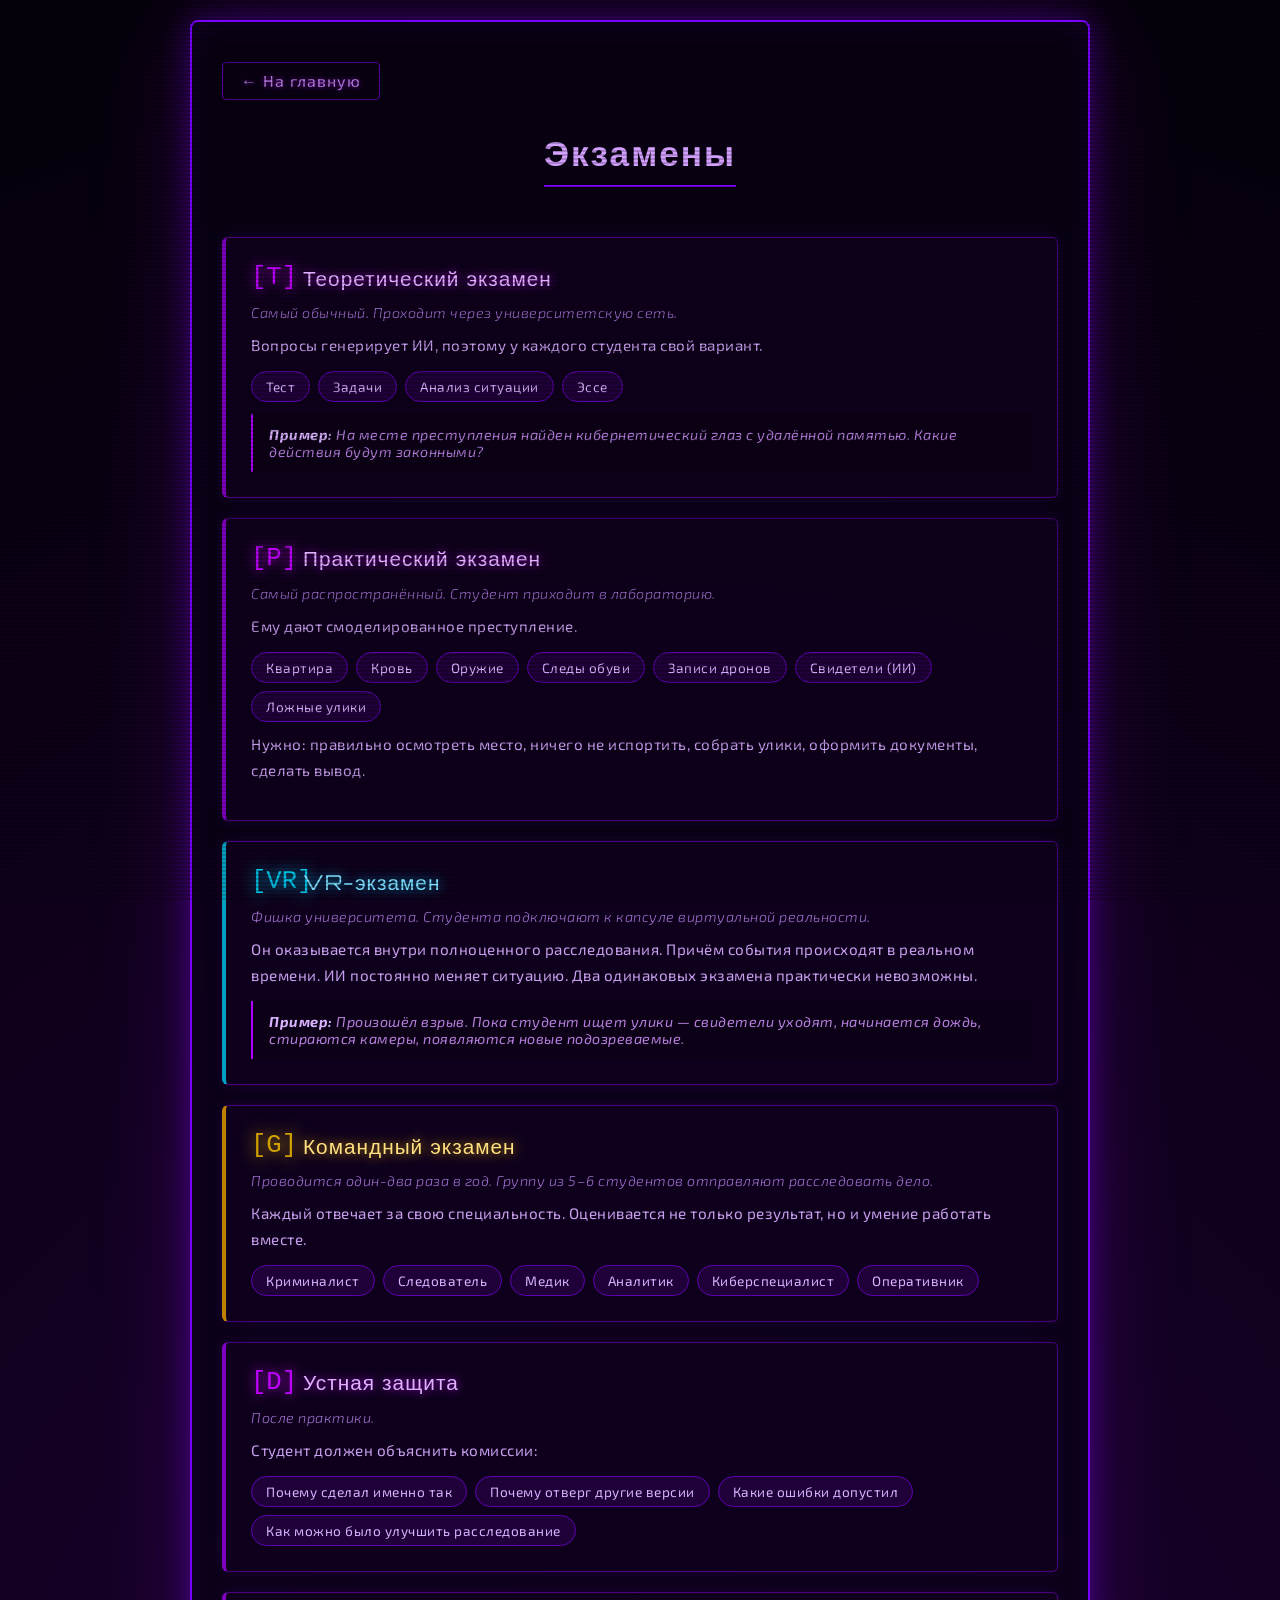
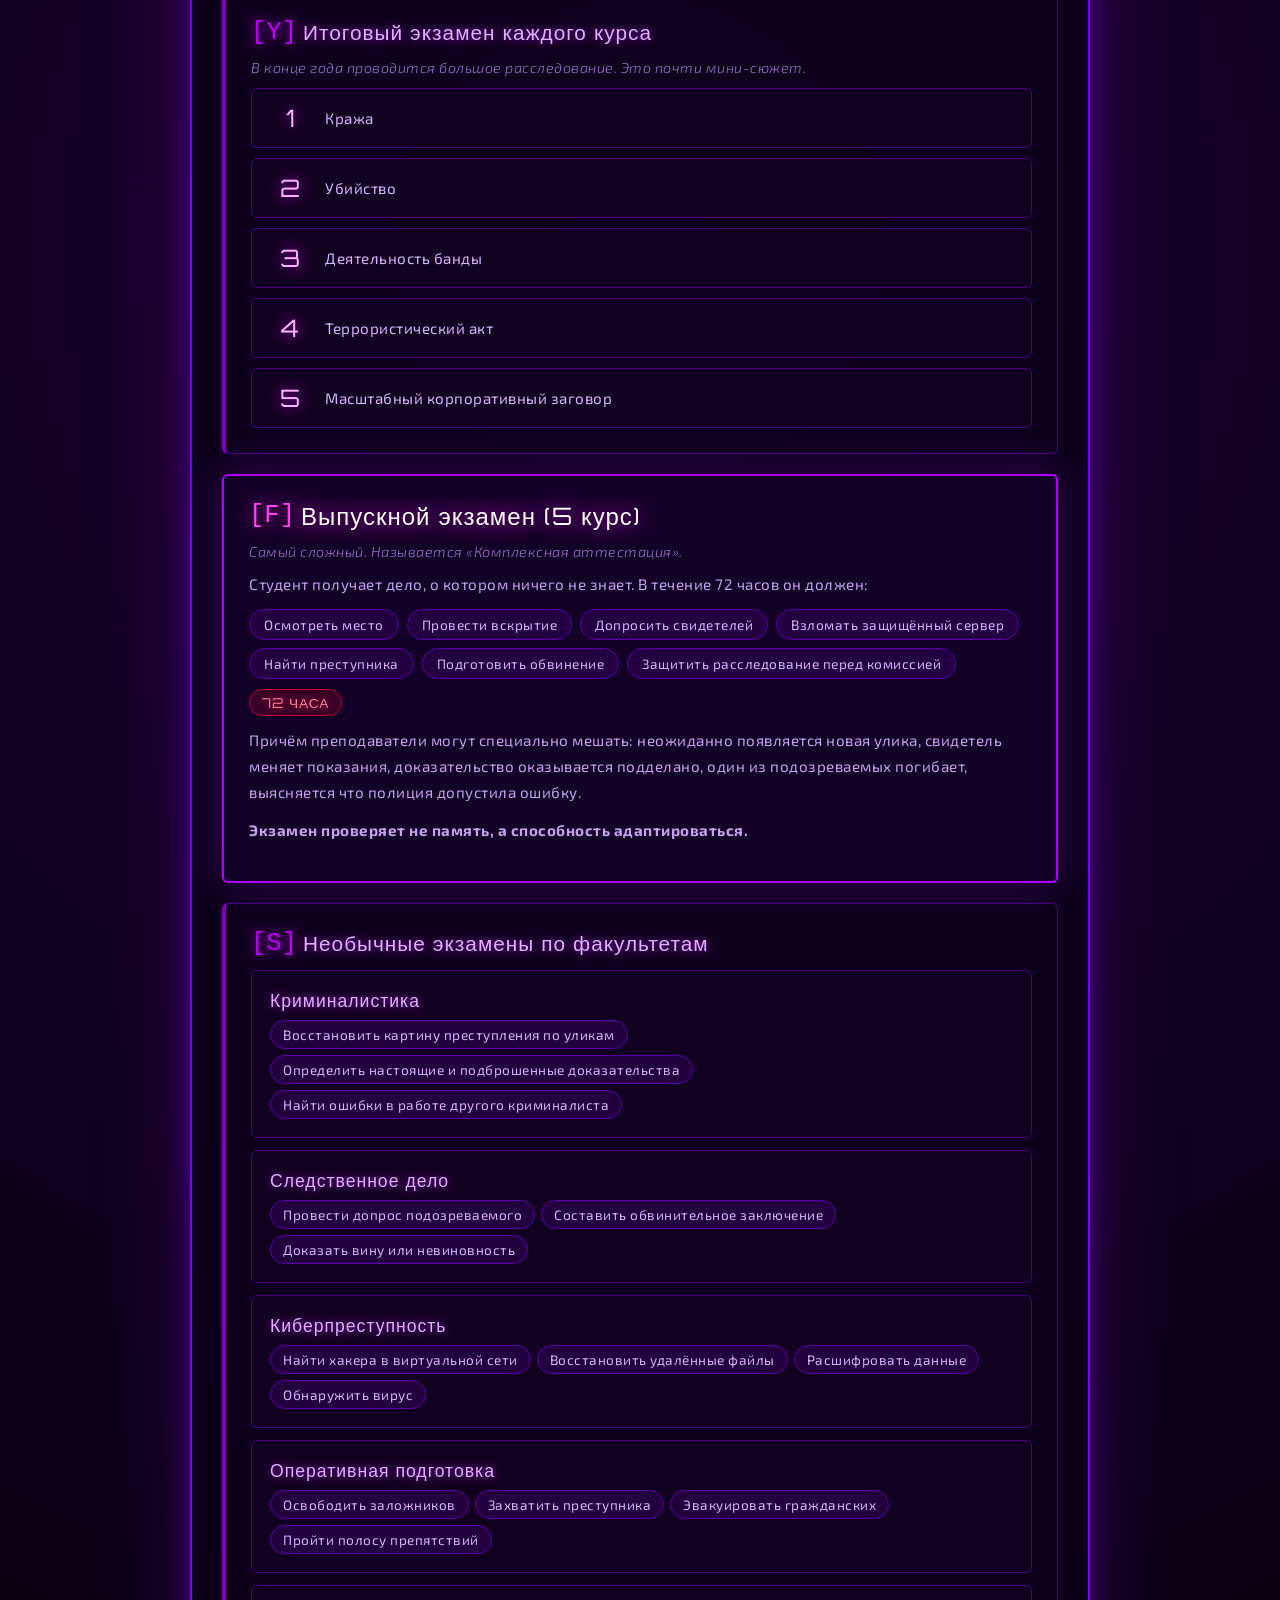
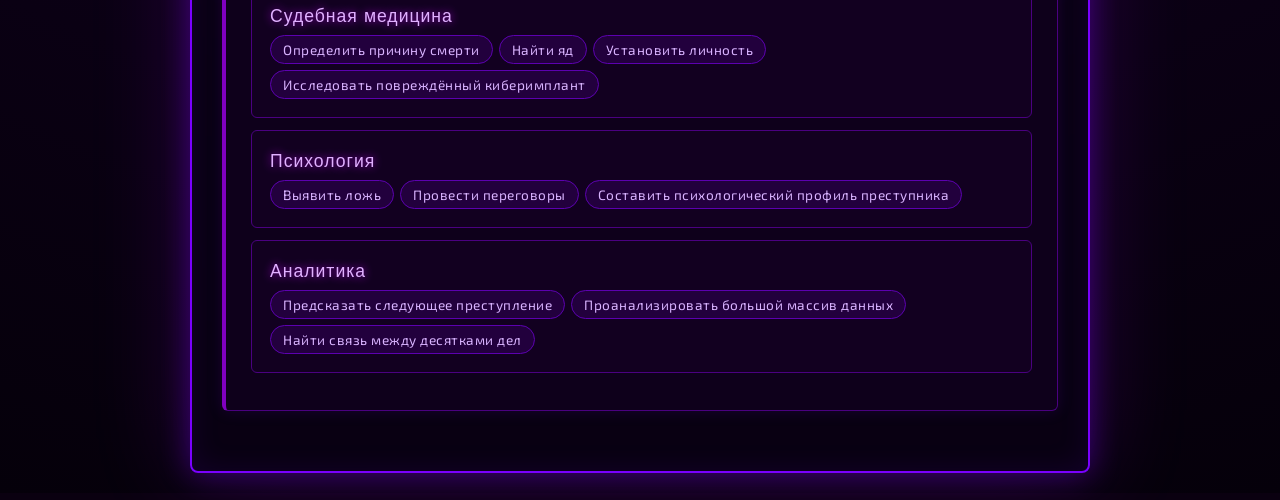
<file: exams.html>
<!DOCTYPE html>
<html lang="ru">
<head>
    <meta charset="UTF-8">
    <meta name="viewport" content="width=device-width, initial-scale=1.0">
    <title>Экзамены — Академия имени Элиаса Харрингтона</title>
    <link rel="stylesheet" href="style.css">
    <link rel="preconnect" href="https://fonts.googleapis.com">
    <link rel="preconnect" href="https://fonts.gstatic.com" crossorigin>
    <link href="https://fonts.googleapis.com/css2?family=Orbitron:wght@400;700;900&family=Exo+2:wght@300;400;600&display=swap" rel="stylesheet">
    <style>
        .back-link {
            display: inline-block;
            margin-bottom: 30px;
            color: #b57edc;
            text-decoration: none;
            font-family: 'Exo 2', sans-serif;
            font-size: 1rem;
            letter-spacing: 1px;
            transition: 0.3s;
            border: 1px solid #5c00b0;
            padding: 8px 18px;
            border-radius: 4px;
            text-shadow: 0 0 5px #8000c0;
        }

        .page-title {
            font-family: 'Orbitron', sans-serif;
            font-size: 2.2rem;
            color: #d4a0ff;
            margin-bottom: 10px;
            letter-spacing: 2px;
            border-bottom: 2px solid #7a00ff;
            padding-bottom: 10px;
            display: inline-block;
        }

        .section-intro {
            color: #b57edc;
            font-size: 1rem;
            letter-spacing: 1px;
            margin-bottom: 25px;
            font-weight: 300;
            line-height: 1.6;
        }

        /* Карточка экзамена */
        .exam-card {
            background: rgba(15, 0, 30, 0.8);
            border: 1px solid #4a0080;
            border-left: 4px solid #8000c0;
            border-radius: 6px;
            padding: 25px;
            margin-bottom: 20px;
            transition: 0.3s;
            box-shadow: 0 0 15px rgba(80, 0, 180, 0.2);
        }

        .exam-card:hover {
            border-left-color: #e000ff;
            border-color: #9d00ff;
            box-shadow: 0 0 30px rgba(140, 0, 255, 0.35);
            transform: translateX(4px);
        }

        .exam-header {
            display: flex;
            align-items: center;
            gap: 12px;
            margin-bottom: 12px;
        }

        .exam-icon {
            font-family: monospace;
            font-size: 1.6rem;
            color: #c000ff;
            text-shadow: 0 0 12px #d000ff;
            width: 40px;
            text-align: center;
        }

        .exam-name {
            font-family: 'Orbitron', sans-serif;
            font-size: 1.3rem;
            color: #e0b0ff;
            letter-spacing: 1px;
            text-shadow: 0 0 10px #a000d0;
        }

        .exam-tagline {
            color: #9a6dc9;
            font-size: 0.9rem;
            font-weight: 300;
            font-style: italic;
            margin-bottom: 12px;
            letter-spacing: 0.5px;
        }

        .exam-desc {
            color: #c9a0f0;
            font-size: 0.95rem;
            letter-spacing: 0.5px;
            line-height: 1.7;
            margin-bottom: 12px;
        }

        .exam-details {
            list-style: none;
            display: flex;
            flex-wrap: wrap;
            gap: 8px;
            margin-top: 8px;
        }

        .exam-details li {
            background: rgba(60, 0, 100, 0.4);
            border: 1px solid #5c00b0;
            padding: 6px 14px;
            border-radius: 20px;
            font-size: 0.85rem;
            color: #d9b3ff;
            letter-spacing: 0.5px;
            transition: 0.2s;
        }

        .exam-details li:hover {
            background: rgba(120, 0, 200, 0.4);
            border-color: #c000ff;
            color: #ffffff;
            text-shadow: 0 0 6px #ff00ea;
        }

        .exam-example {
            background: rgba(10, 0, 20, 0.6);
            border-left: 2px solid #b000ff;
            padding: 12px 16px;
            margin-top: 12px;
            color: #b57edc;
            font-size: 0.9rem;
            letter-spacing: 0.5px;
            font-style: italic;
            border-radius: 0 4px 4px 0;
        }

        .exam-example strong {
            color: #d9b3ff;
        }

        /* Особые карточки */
        .card-vr {
            border-left-color: #00a0c0;
        }
        .card-vr:hover {
            border-left-color: #00e0ff;
            box-shadow: 0 0 30px rgba(0, 180, 220, 0.35);
        }
        .card-vr .exam-icon {
            color: #00c0e0;
            text-shadow: 0 0 15px #00d0ff;
        }
        .card-vr .exam-name {
            color: #80e0ff;
            text-shadow: 0 0 12px #00a0d0;
        }

        .card-team {
            border-left-color: #c08000;
        }
        .card-team:hover {
            border-left-color: #e0b000;
            box-shadow: 0 0 30px rgba(200, 150, 0, 0.35);
        }
        .card-team .exam-icon {
            color: #d0a000;
            text-shadow: 0 0 15px #e0b000;
        }
        .card-team .exam-name {
            color: #ffe080;
            text-shadow: 0 0 12px #c09000;
        }

        .card-final {
            border: 2px solid #b000ff;
            background: rgba(20, 0, 40, 0.9);
            box-shadow: 0 0 40px rgba(160, 0, 255, 0.3);
        }
        .card-final:hover {
            border-color: #ff00ea;
            box-shadow: 0 0 60px rgba(200, 0, 255, 0.5);
        }
        .card-final .exam-icon {
            color: #ff40f0;
            text-shadow: 0 0 20px #ff00ea;
        }
        .card-final .exam-name {
            color: #ffffff;
            text-shadow: 0 0 20px #ff00f2;
            font-size: 1.5rem;
        }

        /* Итоговые экзамены по курсам */
        .year-grid {
            display: flex;
            flex-direction: column;
            gap: 10px;
            margin-top: 10px;
        }

        .year-item {
            display: flex;
            align-items: center;
            gap: 15px;
            background: rgba(20, 0, 35, 0.7);
            border: 1px solid #4a0080;
            border-radius: 6px;
            padding: 14px 18px;
            transition: 0.3s;
        }

        .year-item:hover {
            border-color: #b000ff;
            box-shadow: 0 0 18px rgba(140, 0, 255, 0.25);
        }

        .year-num {
            font-family: 'Orbitron', sans-serif;
            font-size: 1.5rem;
            color: #ffb3ff;
            text-shadow: 0 0 15px #d000ff;
            min-width: 40px;
            text-align: center;
        }

        .year-case {
            color: #d9b3ff;
            letter-spacing: 0.5px;
            font-size: 0.95rem;
        }

        /* Факультетские экзамены */
        .faculty-subcard {
            background: rgba(20, 0, 35, 0.7);
            border: 1px solid #4a0080;
            border-radius: 6px;
            padding: 18px;
            margin-bottom: 12px;
            transition: 0.3s;
        }

        .faculty-subcard:hover {
            border-color: #9d00ff;
            box-shadow: 0 0 18px rgba(130, 0, 255, 0.25);
        }

        .faculty-subname {
            font-family: 'Orbitron', sans-serif;
            font-size: 1.1rem;
            color: #e0b0ff;
            letter-spacing: 1px;
            text-shadow: 0 0 8px #a000d0;
            margin-bottom: 8px;
        }

        .faculty-list {
            list-style: none;
            display: flex;
            flex-wrap: wrap;
            gap: 6px;
        }

        .faculty-list li {
            background: rgba(50, 0, 90, 0.5);
            border: 1px solid #5c00b0;
            padding: 5px 12px;
            border-radius: 15px;
            font-size: 0.85rem;
            color: #d9b3ff;
            letter-spacing: 0.5px;
            transition: 0.2s;
        }

        .faculty-list li:hover {
            background: rgba(100, 0, 180, 0.5);
            border-color: #c000ff;
            color: #ffffff;
        }

        /* 72 часа */
        .countdown-note {
            display: inline-block;
            background: rgba(200, 0, 50, 0.2);
            border: 1px solid #c00030;
            color: #ff8099;
            padding: 4px 12px;
            border-radius: 15px;
            font-family: 'Orbitron', sans-serif;
            font-size: 0.85rem;
            letter-spacing: 1px;
            text-shadow: 0 0 8px #d00040;
            margin-top: 10px;
        }

        @media (max-width: 600px) {
            .exam-name {
                font-size: 1.1rem;
            }
            .card-final .exam-name {
                font-size: 1.2rem;
            }
        }
    </style>
</head>
<body>
    <div class="scanline"></div>
    <div class="container">
        <a href="index.html" class="back-link">← На главную</a>

        <header>
            <h1 class="page-title">Экзамены</h1>
        </header>

        <!-- Теоретический -->
        <div class="exam-card">
            <div class="exam-header">
                <span class="exam-icon">[T]</span>
                <span class="exam-name">Теоретический экзамен</span>
            </div>
            <p class="exam-tagline">Самый обычный. Проходит через университетскую сеть.</p>
            <p class="exam-desc">Вопросы генерирует ИИ, поэтому у каждого студента свой вариант.</p>
            <ul class="exam-details">
                <li>Тест</li>
                <li>Задачи</li>
                <li>Анализ ситуации</li>
                <li>Эссе</li>
            </ul>
            <div class="exam-example">
                <strong>Пример:</strong> На месте преступления найден кибернетический глаз с удалённой памятью. Какие действия будут законными?
            </div>
        </div>

        <!-- Практический -->
        <div class="exam-card">
            <div class="exam-header">
                <span class="exam-icon">[P]</span>
                <span class="exam-name">Практический экзамен</span>
            </div>
            <p class="exam-tagline">Самый распространённый. Студент приходит в лабораторию.</p>
            <p class="exam-desc">Ему дают смоделированное преступление.</p>
            <ul class="exam-details">
                <li>Квартира</li>
                <li>Кровь</li>
                <li>Оружие</li>
                <li>Следы обуви</li>
                <li>Записи дронов</li>
                <li>Свидетели (ИИ)</li>
                <li>Ложные улики</li>
            </ul>
            <p class="exam-desc" style="margin-top: 10px;">Нужно: правильно осмотреть место, ничего не испортить, собрать улики, оформить документы, сделать вывод.</p>
        </div>

        <!-- VR-экзамен -->
        <div class="exam-card card-vr">
            <div class="exam-header">
                <span class="exam-icon">[VR]</span>
                <span class="exam-name">VR-экзамен</span>
            </div>
            <p class="exam-tagline">Фишка университета. Студента подключают к капсуле виртуальной реальности.</p>
            <p class="exam-desc">Он оказывается внутри полноценного расследования. Причём события происходят в реальном времени. ИИ постоянно меняет ситуацию. Два одинаковых экзамена практически невозможны.</p>
            <div class="exam-example">
                <strong>Пример:</strong> Произошёл взрыв. Пока студент ищет улики — свидетели уходят, начинается дождь, стираются камеры, появляются новые подозреваемые.
            </div>
        </div>

        <!-- Командный -->
        <div class="exam-card card-team">
            <div class="exam-header">
                <span class="exam-icon">[G]</span>
                <span class="exam-name">Командный экзамен</span>
            </div>
            <p class="exam-tagline">Проводится один-два раза в год. Группу из 5–6 студентов отправляют расследовать дело.</p>
            <p class="exam-desc">Каждый отвечает за свою специальность. Оценивается не только результат, но и умение работать вместе.</p>
            <ul class="exam-details">
                <li>Криминалист</li>
                <li>Следователь</li>
                <li>Медик</li>
                <li>Аналитик</li>
                <li>Киберспециалист</li>
                <li>Оперативник</li>
            </ul>
        </div>

        <!-- Устная защита -->
        <div class="exam-card">
            <div class="exam-header">
                <span class="exam-icon">[D]</span>
                <span class="exam-name">Устная защита</span>
            </div>
            <p class="exam-tagline">После практики.</p>
            <p class="exam-desc">Студент должен объяснить комиссии:</p>
            <ul class="exam-details">
                <li>Почему сделал именно так</li>
                <li>Почему отверг другие версии</li>
                <li>Какие ошибки допустил</li>
                <li>Как можно было улучшить расследование</li>
            </ul>
        </div>

        <!-- Итоговые экзамены по курсам -->
        <div class="exam-card">
            <div class="exam-header">
                <span class="exam-icon">[Y]</span>
                <span class="exam-name">Итоговый экзамен каждого курса</span>
            </div>
            <p class="exam-tagline">В конце года проводится большое расследование. Это почти мини-сюжет.</p>
            <div class="year-grid">
                <div class="year-item">
                    <span class="year-num">1</span>
                    <span class="year-case">Кража</span>
                </div>
                <div class="year-item">
                    <span class="year-num">2</span>
                    <span class="year-case">Убийство</span>
                </div>
                <div class="year-item">
                    <span class="year-num">3</span>
                    <span class="year-case">Деятельность банды</span>
                </div>
                <div class="year-item">
                    <span class="year-num">4</span>
                    <span class="year-case">Террористический акт</span>
                </div>
                <div class="year-item">
                    <span class="year-num">5</span>
                    <span class="year-case">Масштабный корпоративный заговор</span>
                </div>
            </div>
        </div>

        <!-- Выпускной экзамен -->
        <div class="exam-card card-final">
            <div class="exam-header">
                <span class="exam-icon">[F]</span>
                <span class="exam-name">Выпускной экзамен (5 курс)</span>
            </div>
            <p class="exam-tagline">Самый сложный. Называется «Комплексная аттестация».</p>
            <p class="exam-desc">Студент получает дело, о котором ничего не знает. В течение 72 часов он должен:</p>
            <ul class="exam-details">
                <li>Осмотреть место</li>
                <li>Провести вскрытие</li>
                <li>Допросить свидетелей</li>
                <li>Взломать защищённый сервер</li>
                <li>Найти преступника</li>
                <li>Подготовить обвинение</li>
                <li>Защитить расследование перед комиссией</li>
            </ul>
            <span class="countdown-note">72 ЧАСА</span>
            <p class="exam-desc" style="margin-top: 12px;">Причём преподаватели могут специально мешать: неожиданно появляется новая улика, свидетель меняет показания, доказательство оказывается подделано, один из подозреваемых погибает, выясняется что полиция допустила ошибку.</p>
            <p class="exam-desc"><strong>Экзамен проверяет не память, а способность адаптироваться.</strong></p>
        </div>

        <!-- Необычные экзамены по факультетам -->
        <div class="exam-card">
            <div class="exam-header">
                <span class="exam-icon">[S]</span>
                <span class="exam-name">Необычные экзамены по факультетам</span>
            </div>

            <div class="faculty-subcard">
                <div class="faculty-subname">Криминалистика</div>
                <ul class="faculty-list">
                    <li>Восстановить картину преступления по уликам</li>
                    <li>Определить настоящие и подброшенные доказательства</li>
                    <li>Найти ошибки в работе другого криминалиста</li>
                </ul>
            </div>

            <div class="faculty-subcard">
                <div class="faculty-subname">Следственное дело</div>
                <ul class="faculty-list">
                    <li>Провести допрос подозреваемого</li>
                    <li>Составить обвинительное заключение</li>
                    <li>Доказать вину или невиновность</li>
                </ul>
            </div>

            <div class="faculty-subcard">
                <div class="faculty-subname">Киберпреступность</div>
                <ul class="faculty-list">
                    <li>Найти хакера в виртуальной сети</li>
                    <li>Восстановить удалённые файлы</li>
                    <li>Расшифровать данные</li>
                    <li>Обнаружить вирус</li>
                </ul>
            </div>

            <div class="faculty-subcard">
                <div class="faculty-subname">Оперативная подготовка</div>
                <ul class="faculty-list">
                    <li>Освободить заложников</li>
                    <li>Захватить преступника</li>
                    <li>Эвакуировать гражданских</li>
                    <li>Пройти полосу препятствий</li>
                </ul>
            </div>

            <div class="faculty-subcard">
                <div class="faculty-subname">Судебная медицина</div>
                <ul class="faculty-list">
                    <li>Определить причину смерти</li>
                    <li>Найти яд</li>
                    <li>Установить личность</li>
                    <li>Исследовать повреждённый киберимплант</li>
                </ul>
            </div>

            <div class="faculty-subcard">
                <div class="faculty-subname">Психология</div>
                <ul class="faculty-list">
                    <li>Выявить ложь</li>
                    <li>Провести переговоры</li>
                    <li>Составить психологический профиль преступника</li>
                </ul>
            </div>

            <div class="faculty-subcard">
                <div class="faculty-subname">Аналитика</div>
                <ul class="faculty-list">
                    <li>Предсказать следующее преступление</li>
                    <li>Проанализировать большой массив данных</li>
                    <li>Найти связь между десятками дел</li>
                </ul>
            </div>
        </div>
    </div>
</body>
</html>
</file>
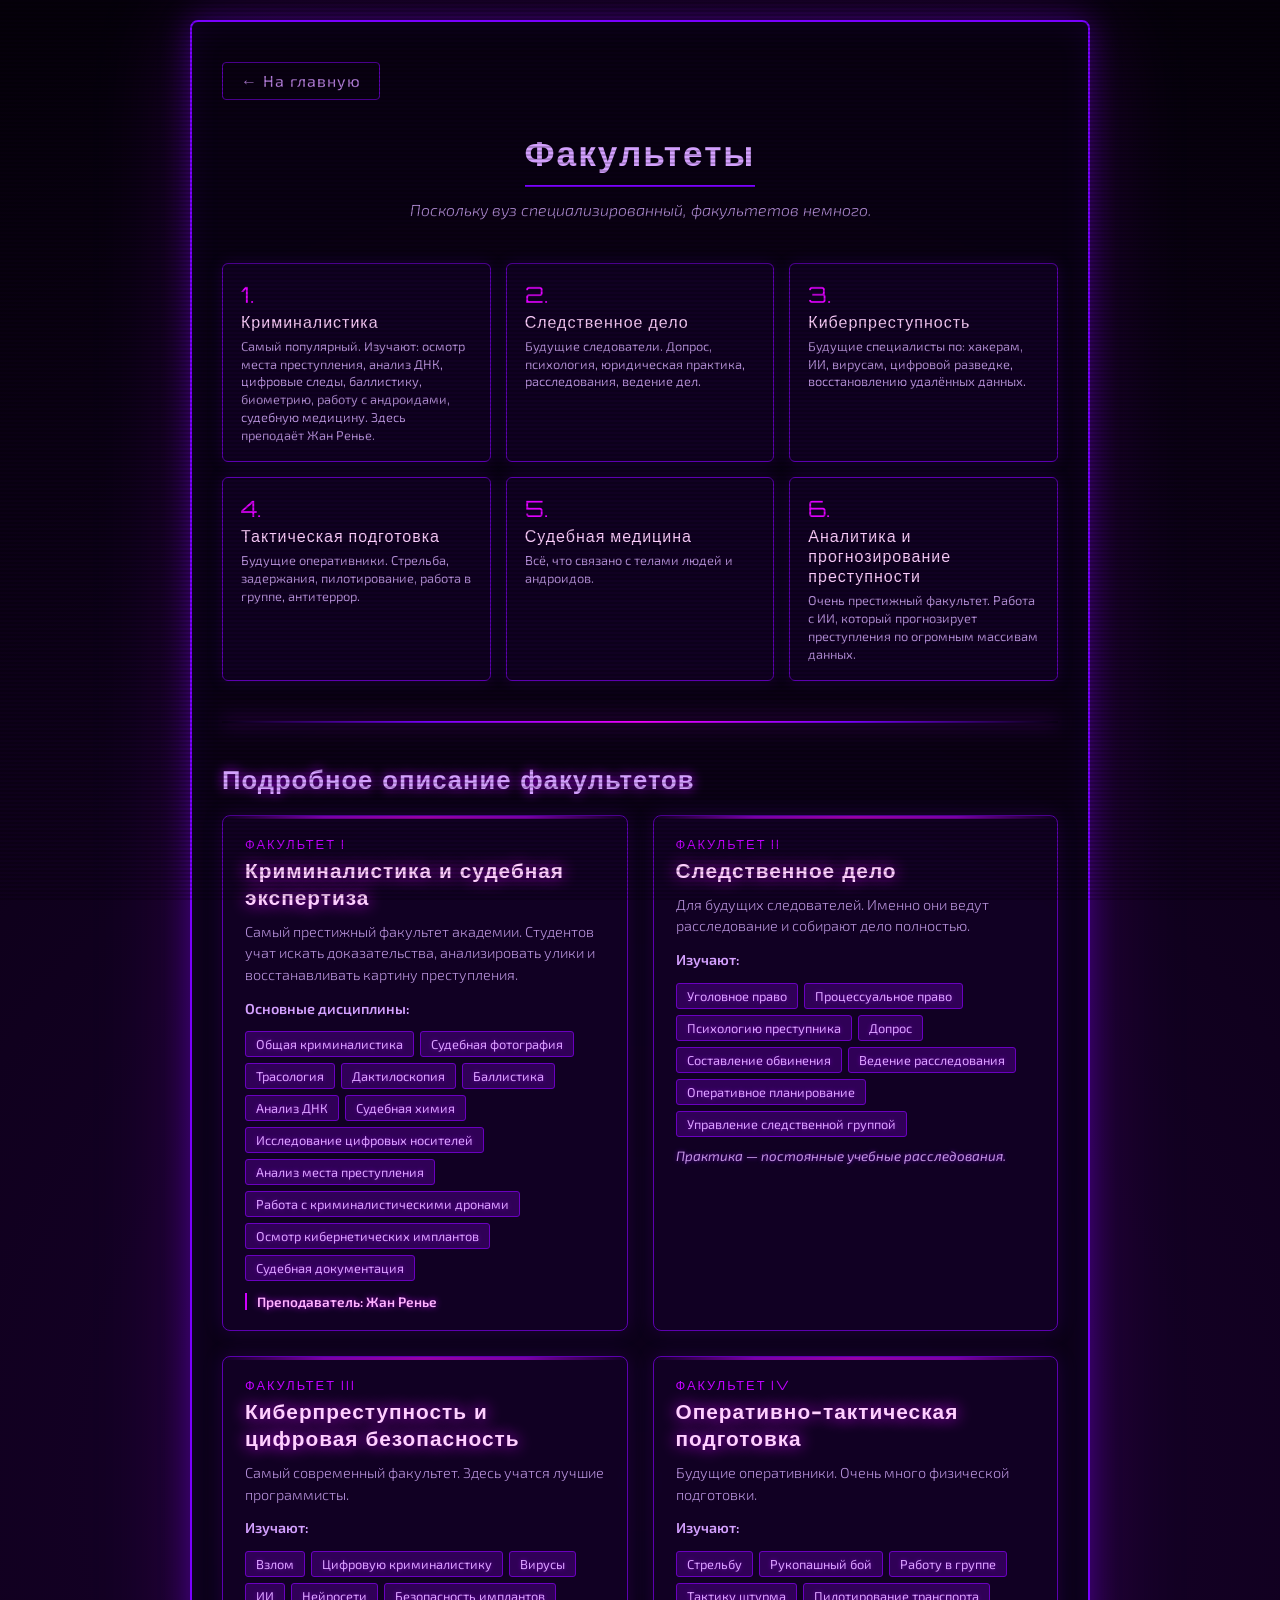
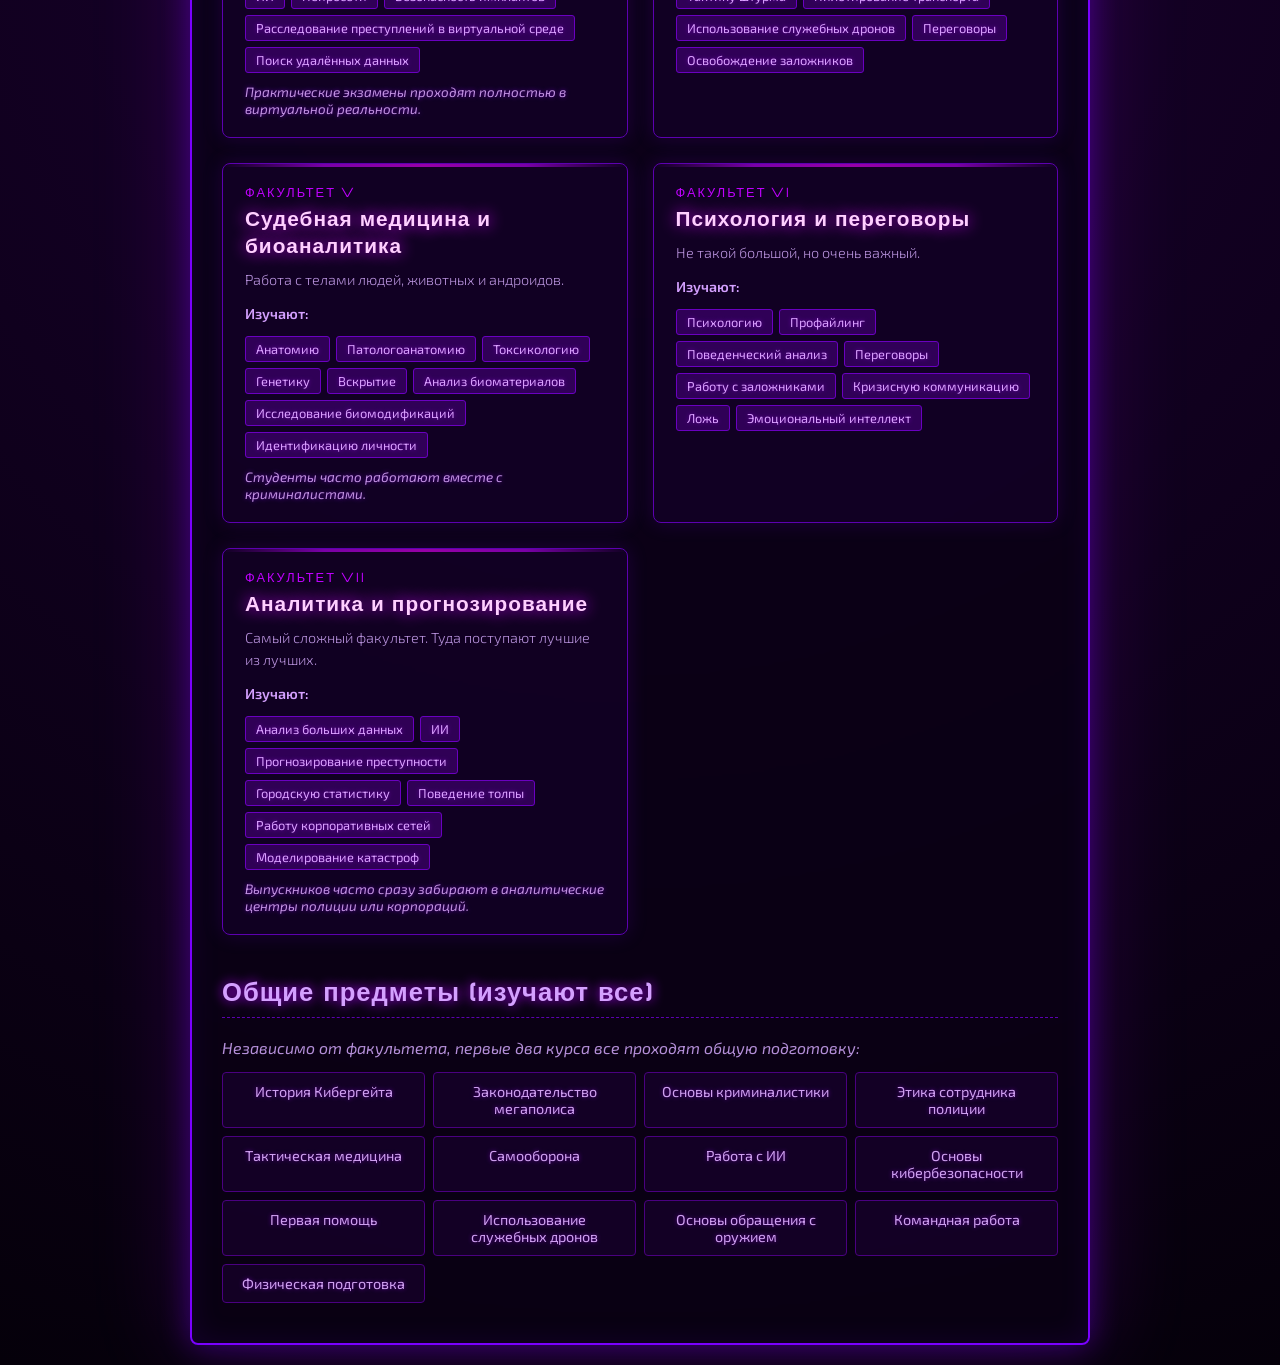
<file: faculties.html>
<!DOCTYPE html>
<html lang="ru">
<head>
    <meta charset="UTF-8">
    <meta name="viewport" content="width=device-width, initial-scale=1.0">
    <title>Факультеты — Академия имени Элиаса Харрингтона</title>
    <link rel="stylesheet" href="style.css">
    <link rel="preconnect" href="https://fonts.googleapis.com">
    <link rel="preconnect" href="https://fonts.gstatic.com" crossorigin>
    <link href="https://fonts.googleapis.com/css2?family=Orbitron:wght@400;700;900&family=Exo+2:wght@300;400;600&display=swap" rel="stylesheet">
    <style>
        .back-link {
            display: inline-block;
            margin-bottom: 30px;
            color: #b57edc;
            text-decoration: none;
            font-family: 'Exo 2', sans-serif;
            font-size: 1rem;
            letter-spacing: 1px;
            transition: 0.3s;
            border: 1px solid #5c00b0;
            padding: 8px 18px;
            border-radius: 4px;
        }
        .page-title {
            font-family: 'Orbitron', sans-serif;
            font-size: 2.2rem;
            color: #d4a0ff;
            margin-bottom: 10px;
            letter-spacing: 2px;
            border-bottom: 2px solid #7a00ff;
            padding-bottom: 10px;
            display: inline-block;
        }
        .intro-text {
            font-size: 1rem;
            color: #b58fd9;
            margin-bottom: 30px;
            font-weight: 300;
            line-height: 1.6;
            font-style: italic;
        }

        /* Краткий обзор */
        .overview-grid {
            display: grid;
            grid-template-columns: repeat(auto-fit, minmax(250px, 1fr));
            gap: 15px;
            margin-bottom: 40px;
        }
        .overview-card {
            background: rgba(20,0,40,0.7);
            border: 1px solid #5c00b0;
            border-radius: 6px;
            padding: 16px 18px;
            transition: 0.3s;
            box-shadow: 0 0 15px rgba(100,0,200,0.2);
        }
        .overview-card:hover {
            transform: translateY(-2px);
        }
        .overview-num {
            font-family: 'Orbitron', sans-serif;
            font-size: 1.4rem;
            color: #e000ff;
            margin-bottom: 4px;
        }
        .overview-name {
            font-family: 'Orbitron', sans-serif;
            font-size: 1rem;
            color: #ffcfff;
            margin-bottom: 6px;
            letter-spacing: 1px;
        }
        .overview-desc {
            font-size: 0.8rem;
            color: #b58fd9;
            line-height: 1.4;
        }

        /* Разделитель */
        .divider {
            border: none;
            height: 2px;
            background: linear-gradient(90deg, transparent, #7a00ff, #f200ff, #7a00ff, transparent);
            margin: 40px 0;
            box-shadow: 0 0 20px #b000ff;
        }

        /* Детальные факультеты */
        .section-label {
            font-family: 'Orbitron', sans-serif;
            font-size: 1.6rem;
            color: #d4a0ff;
            text-shadow: 0 0 12px #b000ff;
            margin-bottom: 20px;
            letter-spacing: 1px;
        }
        .faculties-grid {
            display: grid;
            grid-template-columns: 1fr 1fr;
            gap: 25px;
            margin-bottom: 40px;
        }
        .faculty-card {
            background: rgba(20,0,40,0.7);
            border: 1px solid #5c00b0;
            border-radius: 8px;
            padding: 20px 22px;
            box-shadow: 0 0 20px rgba(100,0,200,0.2);
            transition: 0.3s;
            position: relative;
            overflow: hidden;
        }
        .faculty-card::before {
            content: '';
            position: absolute;
            top: 0; left: 0;
            width: 100%;
            height: 3px;
            background: linear-gradient(90deg, transparent, #c000ff, #f200ff, #c000ff, transparent);
            opacity: 0.6;
            transition: 0.4s;
        }
        .faculty-card:hover {
            border-color: #d000ff;
            transform: translateY(-4px);
            background: rgba(30,0,60,0.8);
        }
        .faculty-card:hover::before {
            opacity: 1;
        }
        .faculty-num {
            font-family: 'Orbitron', sans-serif;
            font-size: 0.8rem;
            color: #c000ff;
            letter-spacing: 2px;
            margin-bottom: 5px;
        }
        .faculty-name {
            font-family: 'Orbitron', sans-serif;
            font-size: 1.3rem;
            color: #ffcfff;
            text-shadow: 0 0 15px #d000ff;
            margin-bottom: 10px;
            letter-spacing: 1px;
            line-height: 1.3;
        }
        .faculty-desc {
            font-size: 0.9rem;
            color: #b58fd9;
            margin-bottom: 12px;
            font-weight: 300;
            line-height: 1.5;
        }
        .disciplines {
            list-style: none;
            display: flex;
            flex-wrap: wrap;
            gap: 6px;
            margin-top: 8px;
        }
        .disciplines li {
            background: rgba(80,0,140,0.5);
            border: 1px solid #6a00c0;
            padding: 4px 10px;
            border-radius: 3px;
            font-size: 0.8rem;
            color: #daa0ff;
            text-shadow: 0 0 4px #7000b0;
            transition: 0.2s;
        }
        .teacher-tag {
            display: inline-block;
            margin-top: 12px;
            font-size: 0.85rem;
            color: #ffb3ff;
            border-left: 2px solid #d000ff;
            padding-left: 10px;
            text-shadow: 0 0 6px #a000d0;
            font-weight: 600;
        }
        .extra-note {
            font-size: 0.85rem;
            color: #c090e0;
            margin-top: 10px;
            font-style: italic;
            text-shadow: 0 0 4px #6000b0;
        }

        /* Общие предметы */
        .section-title {
            font-family: 'Orbitron', sans-serif;
            font-size: 1.6rem;
            color: #d4a0ff;
            text-shadow: 0 0 12px #b000ff;
            margin: 40px 0 20px;
            letter-spacing: 1px;
            border-bottom: 1px dashed #5c00b0;
            padding-bottom: 10px;
        }
        .common-grid {
            display: grid;
            grid-template-columns: repeat(auto-fit, minmax(180px, 1fr));
            gap: 8px;
            list-style: none;
        }
        .common-grid li {
            background: rgba(25,0,45,0.7);
            border: 1px solid #4a0080;
            padding: 10px 14px;
            border-radius: 4px;
            font-size: 0.9rem;
            color: #cfa0f0;
            text-align: center;
            transition: 0.3s;
            text-shadow: 0 0 4px #6000a0;
        }
        .common-grid li:hover {
            border-color: #c000ff;
            box-shadow: 0 0 15px rgba(160,0,255,0.4);
            color: #fff;
        }

        @media (max-width: 700px) {
            .faculties-grid { grid-template-columns: 1fr; }
        }
    </style>
</head>
<body>
    <div class="scanline"></div>
    <div class="container">
        <a href="index.html" class="back-link">← На главную</a>

        <header>
            <h1 class="page-title">Факультеты</h1>
            <p class="intro-text">Поскольку вуз специализированный, факультетов немного.</p>
        </header>

        <!-- КРАТКИЙ ОБЗОР ВСЕХ ФАКУЛЬТЕТОВ (из первого списка) -->
        <div class="overview-grid">
            <div class="overview-card">
                <div class="overview-num">1.</div>
                <div class="overview-name">Криминалистика</div>
                <div class="overview-desc">Самый популярный. Изучают: осмотр места преступления, анализ ДНК, цифровые следы, баллистику, биометрию, работу с андроидами, судебную медицину. Здесь преподаёт Жан Ренье.</div>
            </div>
            <div class="overview-card">
                <div class="overview-num">2.</div>
                <div class="overview-name">Следственное дело</div>
                <div class="overview-desc">Будущие следователи. Допрос, психология, юридическая практика, расследования, ведение дел.</div>
            </div>
            <div class="overview-card">
                <div class="overview-num">3.</div>
                <div class="overview-name">Киберпреступность</div>
                <div class="overview-desc">Будущие специалисты по: хакерам, ИИ, вирусам, цифровой разведке, восстановлению удалённых данных.</div>
            </div>
            <div class="overview-card">
                <div class="overview-num">4.</div>
                <div class="overview-name">Тактическая подготовка</div>
                <div class="overview-desc">Будущие оперативники. Стрельба, задержания, пилотирование, работа в группе, антитеррор.</div>
            </div>
            <div class="overview-card">
                <div class="overview-num">5.</div>
                <div class="overview-name">Судебная медицина</div>
                <div class="overview-desc">Всё, что связано с телами людей и андроидов.</div>
            </div>
            <div class="overview-card">
                <div class="overview-num">6.</div>
                <div class="overview-name">Аналитика и прогнозирование преступности</div>
                <div class="overview-desc">Очень престижный факультет. Работа с ИИ, который прогнозирует преступления по огромным массивам данных.</div>
            </div>
        </div>

        <hr class="divider">

        <!-- ДЕТАЛЬНЫЕ ФАКУЛЬТЕТЫ (из второго списка) -->
        <h2 class="section-label">Подробное описание факультетов</h2>

        <div class="faculties-grid">

            <!-- Факультет I -->
            <div class="faculty-card">
                <div class="faculty-num">ФАКУЛЬТЕТ I</div>
                <h2 class="faculty-name">Криминалистика и судебная экспертиза</h2>
                <p class="faculty-desc">Самый престижный факультет академии. Студентов учат искать доказательства, анализировать улики и восстанавливать картину преступления.</p>
                <p class="faculty-desc" style="font-weight:600; color:#d4a0ff;">Основные дисциплины:</p>
                <ul class="disciplines">
                    <li>Общая криминалистика</li>
                    <li>Судебная фотография</li>
                    <li>Трасология</li>
                    <li>Дактилоскопия</li>
                    <li>Баллистика</li>
                    <li>Анализ ДНК</li>
                    <li>Судебная химия</li>
                    <li>Исследование цифровых носителей</li>
                    <li>Анализ места преступления</li>
                    <li>Работа с криминалистическими дронами</li>
                    <li>Осмотр кибернетических имплантов</li>
                    <li>Судебная документация</li>
                </ul>
                <span class="teacher-tag">Преподаватель: Жан Ренье</span>
            </div>

            <!-- Факультет II -->
            <div class="faculty-card">
                <div class="faculty-num">ФАКУЛЬТЕТ II</div>
                <h2 class="faculty-name">Следственное дело</h2>
                <p class="faculty-desc">Для будущих следователей. Именно они ведут расследование и собирают дело полностью.</p>
                <p class="faculty-desc" style="font-weight:600; color:#d4a0ff;">Изучают:</p>
                <ul class="disciplines">
                    <li>Уголовное право</li>
                    <li>Процессуальное право</li>
                    <li>Психологию преступника</li>
                    <li>Допрос</li>
                    <li>Составление обвинения</li>
                    <li>Ведение расследования</li>
                    <li>Оперативное планирование</li>
                    <li>Управление следственной группой</li>
                </ul>
                <p class="extra-note">Практика — постоянные учебные расследования.</p>
            </div>

            <!-- Факультет III -->
            <div class="faculty-card">
                <div class="faculty-num">ФАКУЛЬТЕТ III</div>
                <h2 class="faculty-name">Киберпреступность и цифровая безопасность</h2>
                <p class="faculty-desc">Самый современный факультет. Здесь учатся лучшие программисты.</p>
                <p class="faculty-desc" style="font-weight:600; color:#d4a0ff;">Изучают:</p>
                <ul class="disciplines">
                    <li>Взлом</li>
                    <li>Цифровую криминалистику</li>
                    <li>Вирусы</li>
                    <li>ИИ</li>
                    <li>Нейросети</li>
                    <li>Безопасность имплантов</li>
                    <li>Расследование преступлений в виртуальной среде</li>
                    <li>Поиск удалённых данных</li>
                </ul>
                <p class="extra-note">Практические экзамены проходят полностью в виртуальной реальности.</p>
            </div>

            <!-- Факультет IV -->
            <div class="faculty-card">
                <div class="faculty-num">ФАКУЛЬТЕТ IV</div>
                <h2 class="faculty-name">Оперативно-тактическая подготовка</h2>
                <p class="faculty-desc">Будущие оперативники. Очень много физической подготовки.</p>
                <p class="faculty-desc" style="font-weight:600; color:#d4a0ff;">Изучают:</p>
                <ul class="disciplines">
                    <li>Стрельбу</li>
                    <li>Рукопашный бой</li>
                    <li>Работу в группе</li>
                    <li>Тактику штурма</li>
                    <li>Пилотирование транспорта</li>
                    <li>Использование служебных дронов</li>
                    <li>Переговоры</li>
                    <li>Освобождение заложников</li>
                </ul>
            </div>

            <!-- Факультет V -->
            <div class="faculty-card">
                <div class="faculty-num">ФАКУЛЬТЕТ V</div>
                <h2 class="faculty-name">Судебная медицина и биоаналитика</h2>
                <p class="faculty-desc">Работа с телами людей, животных и андроидов.</p>
                <p class="faculty-desc" style="font-weight:600; color:#d4a0ff;">Изучают:</p>
                <ul class="disciplines">
                    <li>Анатомию</li>
                    <li>Патологоанатомию</li>
                    <li>Токсикологию</li>
                    <li>Генетику</li>
                    <li>Вскрытие</li>
                    <li>Анализ биоматериалов</li>
                    <li>Исследование биомодификаций</li>
                    <li>Идентификацию личности</li>
                </ul>
                <p class="extra-note">Студенты часто работают вместе с криминалистами.</p>
            </div>

            <!-- Факультет VI -->
            <div class="faculty-card">
                <div class="faculty-num">ФАКУЛЬТЕТ VI</div>
                <h2 class="faculty-name">Психология и переговоры</h2>
                <p class="faculty-desc">Не такой большой, но очень важный.</p>
                <p class="faculty-desc" style="font-weight:600; color:#d4a0ff;">Изучают:</p>
                <ul class="disciplines">
                    <li>Психологию</li>
                    <li>Профайлинг</li>
                    <li>Поведенческий анализ</li>
                    <li>Переговоры</li>
                    <li>Работу с заложниками</li>
                    <li>Кризисную коммуникацию</li>
                    <li>Ложь</li>
                    <li>Эмоциональный интеллект</li>
                </ul>
            </div>

            <!-- Факультет VII -->
            <div class="faculty-card">
                <div class="faculty-num">ФАКУЛЬТЕТ VII</div>
                <h2 class="faculty-name">Аналитика и прогнозирование</h2>
                <p class="faculty-desc">Самый сложный факультет. Туда поступают лучшие из лучших.</p>
                <p class="faculty-desc" style="font-weight:600; color:#d4a0ff;">Изучают:</p>
                <ul class="disciplines">
                    <li>Анализ больших данных</li>
                    <li>ИИ</li>
                    <li>Прогнозирование преступности</li>
                    <li>Городскую статистику</li>
                    <li>Поведение толпы</li>
                    <li>Работу корпоративных сетей</li>
                    <li>Моделирование катастроф</li>
                </ul>
                <p class="extra-note">Выпускников часто сразу забирают в аналитические центры полиции или корпораций.</p>
            </div>
        </div>

        <!-- ОБЩИЕ ПРЕДМЕТЫ -->
        <h2 class="section-title">Общие предметы (изучают все)</h2>
        <p style="color:#b58fd9; margin-bottom:15px; font-style:italic;">Независимо от факультета, первые два курса все проходят общую подготовку:</p>
        <ul class="common-grid">
            <li>История Кибергейта</li>
            <li>Законодательство мегаполиса</li>
            <li>Основы криминалистики</li>
            <li>Этика сотрудника полиции</li>
            <li>Тактическая медицина</li>
            <li>Самооборона</li>
            <li>Работа с ИИ</li>
            <li>Основы кибербезопасности</li>
            <li>Первая помощь</li>
            <li>Использование служебных дронов</li>
            <li>Основы обращения с оружием</li>
            <li>Командная работа</li>
            <li>Физическая подготовка</li>
        </ul>
    </div>
</body>
</html>
</file>
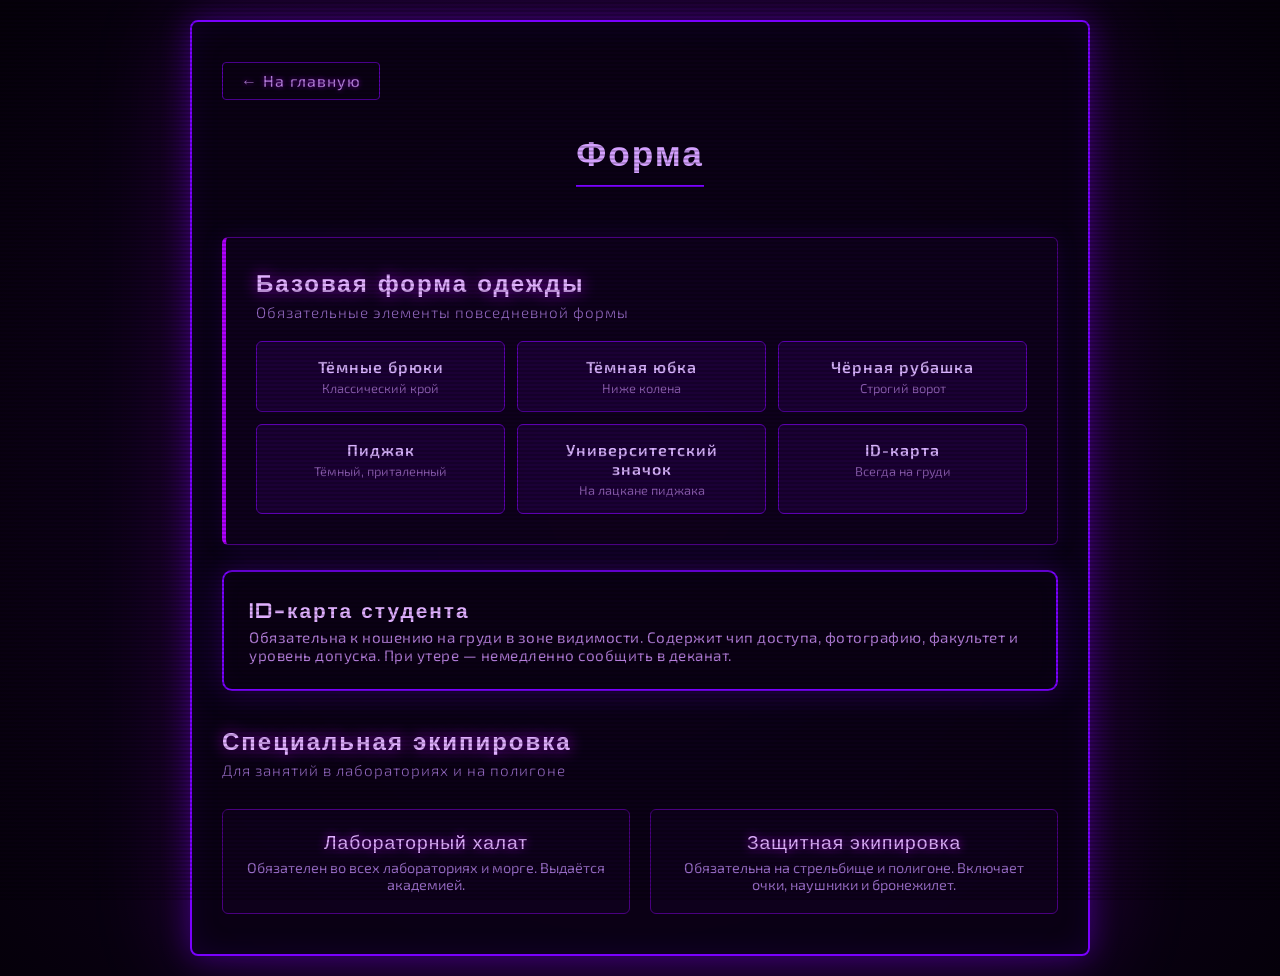
<file: form.html>
<!DOCTYPE html>
<html lang="ru">
<head>
    <meta charset="UTF-8">
    <meta name="viewport" content="width=device-width, initial-scale=1.0">
    <title>Форма — Академия имени Элиаса Харрингтона</title>
    <link rel="stylesheet" href="style.css">
    <link rel="preconnect" href="https://fonts.googleapis.com">
    <link rel="preconnect" href="https://fonts.gstatic.com" crossorigin>
    <link href="https://fonts.googleapis.com/css2?family=Orbitron:wght@400;700;900&family=Exo+2:wght@300;400;600&display=swap" rel="stylesheet">
    <style>
        .back-link {
            display: inline-block;
            margin-bottom: 30px;
            color: #b57edc;
            text-decoration: none;
            font-family: 'Exo 2', sans-serif;
            font-size: 1rem;
            letter-spacing: 1px;
            transition: 0.3s;
            border: 1px solid #5c00b0;
            padding: 8px 18px;
            border-radius: 4px;
            text-shadow: 0 0 5px #8000c0;
        }

        .page-title {
            font-family: 'Orbitron', sans-serif;
            font-size: 2.2rem;
            color: #d4a0ff;
            margin-bottom: 10px;
            letter-spacing: 2px;
            border-bottom: 2px solid #7a00ff;
            padding-bottom: 10px;
            display: inline-block;
        }

        .form-note {
            color: #b57edc;
            font-size: 1.1rem;
            font-weight: 300;
            letter-spacing: 1px;
            margin-bottom: 30px;
            font-style: italic;
        }

        /* Карточка базовой формы */
        .dress-code-card {
            background: rgba(15, 0, 30, 0.8);
            border: 1px solid #4a0080;
            border-left: 4px solid #b000ff;
            border-radius: 6px;
            padding: 30px;
            margin-bottom: 25px;
            box-shadow: 0 0 20px rgba(80, 0, 180, 0.2);
            transition: 0.3s;
        }

        .dress-code-card:hover {
            border-left-color: #ff00ea;
            
        }

        .section-title {
            font-family: 'Orbitron', sans-serif;
            font-size: 1.5rem;
            color: #e0b0ff;
            text-shadow: 0 0 15px #a000e0;
            letter-spacing: 2px;
            margin-bottom: 5px;
        }

        .section-subtitle {
            color: #9a6dc9;
            font-size: 0.95rem;
            letter-spacing: 1px;
            margin-bottom: 20px;
            font-weight: 300;
        }

        .items-grid {
            display: grid;
            grid-template-columns: repeat(auto-fit, minmax(200px, 1fr));
            gap: 12px;
        }

        .item-card {
            background: rgba(40, 0, 80, 0.5);
            border: 1px solid #5c00b0;
            padding: 15px 18px;
            border-radius: 6px;
            text-align: center;
            transition: 0.3s;
            position: relative;
            overflow: hidden;
        }

        .item-card::before {
            content: '';
            position: absolute;
            top: 0;
            left: 0;
            width: 100%;
            height: 2px;
            background: linear-gradient(90deg, transparent, #b000ff, transparent);
            opacity: 0;
            transition: 0.3s;
        }

        .item-card:hover {
            border-color: #d000ff;
            
            transform: translateY(-3px);
        }

        .item-card:hover::before {
            opacity: 1;
        }

        .item-icon {
            font-size: 2rem;
            margin-bottom: 8px;
            display: block;
            text-shadow: 0 0 15px #d000ff;
        }

        .item-name {
            color: #d9b3ff;
            font-weight: 600;
            letter-spacing: 1px;
            font-size: 1rem;
        }

        .item-desc {
            color: #8b5cb0;
            font-size: 0.8rem;
            margin-top: 4px;
        }

        /* Карточка ID */
        .id-card {
            background: rgba(10, 0, 20, 0.9);
            border: 2px solid #7a00ff;
            border-radius: 10px;
            padding: 25px;
            margin-top: 25px;
            display: flex;
            align-items: center;
            gap: 25px;
            flex-wrap: wrap;
            box-shadow: 0 0 30px rgba(120, 0, 255, 0.3), inset 0 0 20px rgba(100, 0, 200, 0.05);
            transition: 0.3s;
        }

        .id-card:hover {
            border-color: #e000ff;
            
        }

        .id-icon {
            font-size: 4rem;
            text-shadow: 0 0 30px #d000ff, 0 0 60px #8000c0;
            animation: id-glow 2s infinite;
        }

        @keyframes id-glow {
            0%, 100% { text-shadow: 0 0 30px #d000ff, 0 0 60px #8000c0; }
            50% { text-shadow: 0 0 50px #ff00f2, 0 0 90px #b000ff; }
        }

        .id-info h3 {
            font-family: 'Orbitron', sans-serif;
            color: #e0b0ff;
            letter-spacing: 2px;
            font-size: 1.3rem;
            margin-bottom: 5px;
        }

        .id-info p {
            color: #b57edc;
            font-size: 0.95rem;
            letter-spacing: 0.5px;
        }

        .id-badge {
            display: inline-block;
            background: rgba(180, 0, 255, 0.2);
            border: 1px solid #b000ff;
            padding: 4px 12px;
            border-radius: 20px;
            color: #d9b3ff;
            font-size: 0.85rem;
            letter-spacing: 1px;
            margin-top: 8px;
        }

        /* Специальная экипировка */
        .special-section {
            margin-top: 30px;
            display: grid;
            grid-template-columns: repeat(auto-fit, minmax(250px, 1fr));
            gap: 20px;
        }

        .special-card {
            background: rgba(15, 0, 30, 0.8);
            border: 1px solid #4a0080;
            border-radius: 6px;
            padding: 20px;
            text-align: center;
            transition: 0.3s;
        }

        .special-icon {
            font-size: 2.5rem;
            display: block;
            margin-bottom: 10px;
            text-shadow: 0 0 20px #d000ff;
        }

        .special-name {
            font-family: 'Orbitron', sans-serif;
            color: #e0b0ff;
            font-size: 1.2rem;
            letter-spacing: 1px;
            text-shadow: 0 0 10px #a000e0;
            margin-bottom: 5px;
        }

        .special-desc {
            color: #9a6dc9;
            font-size: 0.9rem;
        }
    </style>
</head>
<body>
    <div class="scanline"></div>
    <div class="container">
        <a href="index.html" class="back-link">← На главную</a>

        <header>
            <h1 class="page-title">Форма</h1>
        </header>

        <!-- Базовая форма -->
        <div class="dress-code-card">
            <h2 class="section-title">Базовая форма одежды</h2>
            <p class="section-subtitle">Обязательные элементы повседневной формы</p>

            <div class="items-grid">
                <div class="item-card">
                    <div class="item-name">Тёмные брюки</div>
                    <div class="item-desc">Классический крой</div>
                </div>
                <div class="item-card">
                    <div class="item-name">Тёмная юбка</div>
                    <div class="item-desc">Ниже колена</div>
                </div>
                <div class="item-card">
                    <div class="item-name">Чёрная рубашка</div>
                    <div class="item-desc">Строгий ворот</div>
                </div>
                <div class="item-card">
                    <div class="item-name">Пиджак</div>
                    <div class="item-desc">Тёмный, приталенный</div>
                </div>
                <div class="item-card">
                    <div class="item-name">Университетский значок</div>
                    <div class="item-desc">На лацкане пиджака</div>
                </div>
                <div class="item-card">
                    <div class="item-name">ID-карта</div>
                    <div class="item-desc">Всегда на груди</div>
                </div>
            </div>
        </div>

        <!-- ID-карта -->
        <div class="id-card">
            <div class="id-info">
                <h3>ID-карта студента</h3>
                <p>Обязательна к ношению на груди в зоне видимости. Содержит чип доступа, фотографию, факультет и уровень допуска. При утере — немедленно сообщить в деканат.</p>
            </div>
        </div>

        <!-- Специальная экипировка -->
        <h2 class="section-title" style="margin-top: 35px;">Специальная экипировка</h2>
        <p class="section-subtitle">Для занятий в лабораториях и на полигоне</p>

        <div class="special-section">
            <div class="special-card">
                <div class="special-name">Лабораторный халат</div>
                <div class="special-desc">Обязателен во всех лабораториях и морге. Выдаётся академией.</div>
            </div>
            <div class="special-card">
                <div class="special-name">Защитная экипировка</div>
                <div class="special-desc">Обязательна на стрельбище и полигоне. Включает очки, наушники и бронежилет.</div>
            </div>
        </div>
    </div>
</body>
</html>
</file>
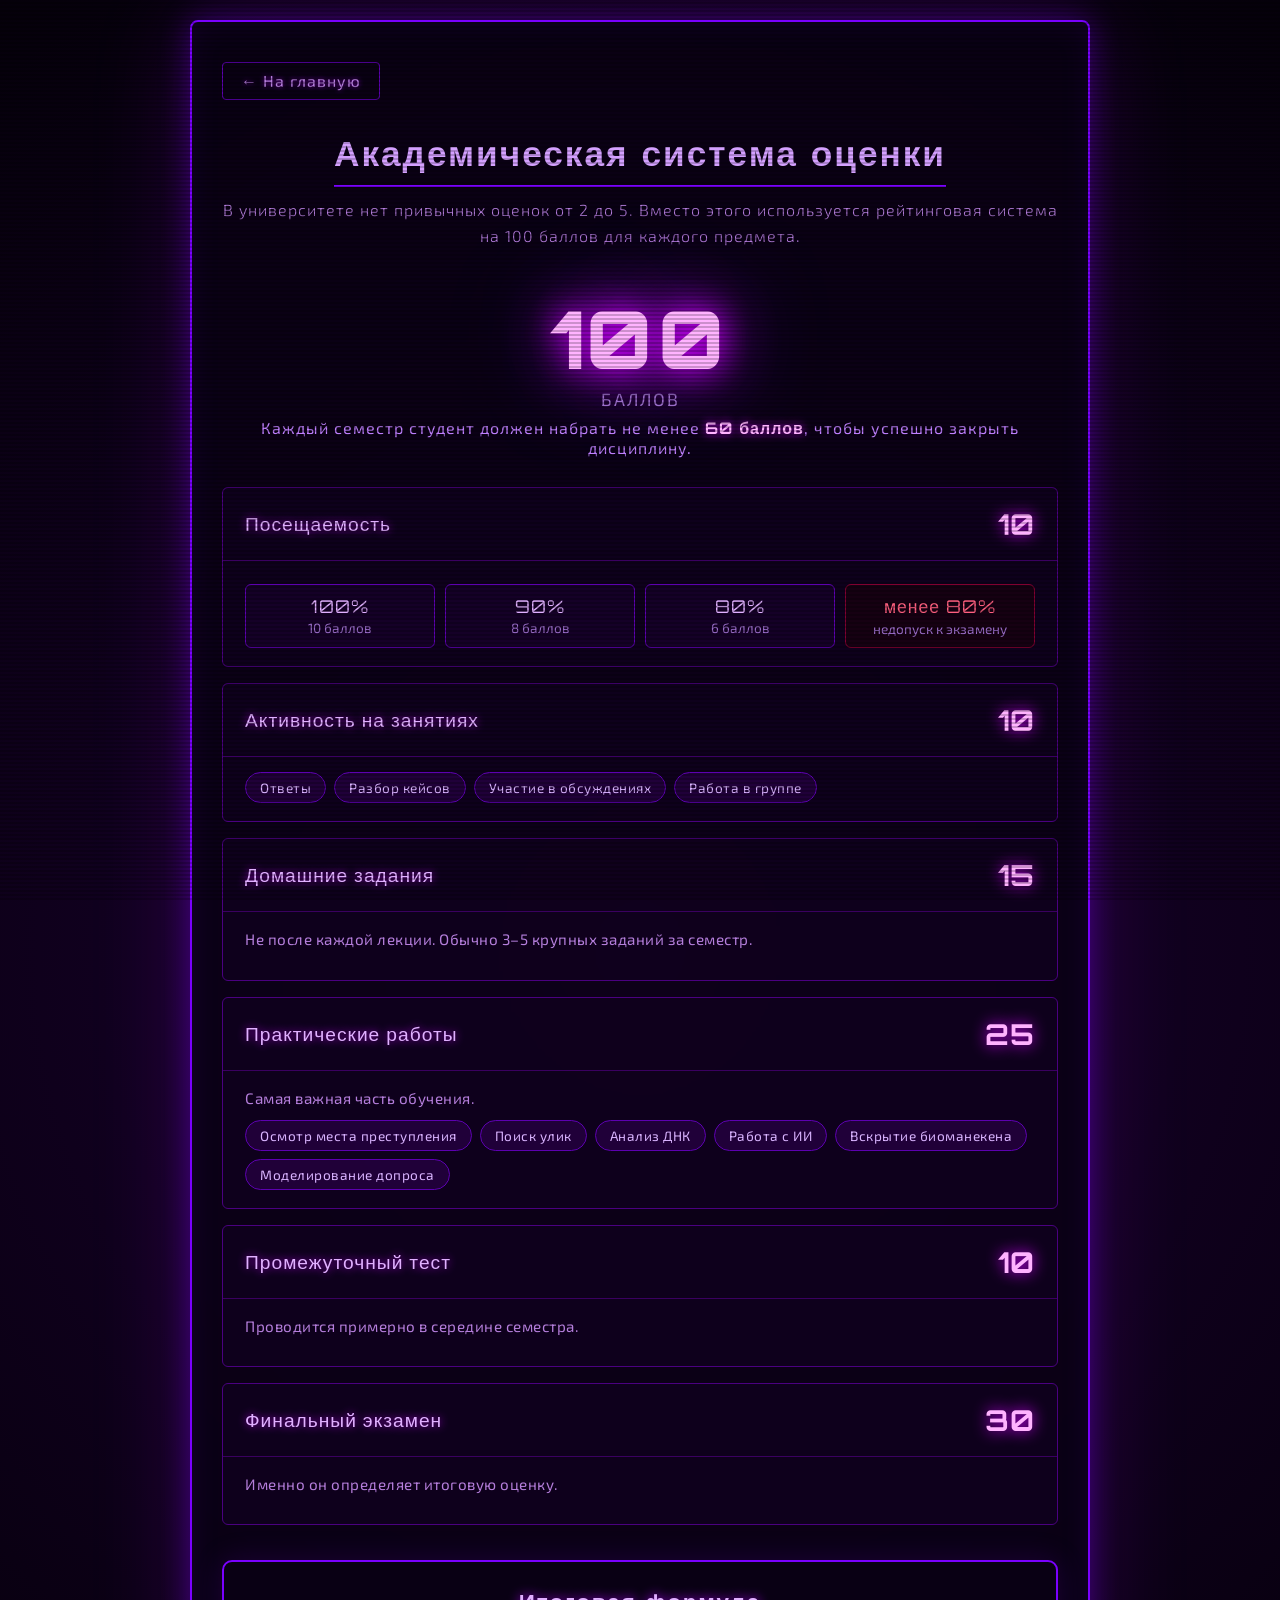
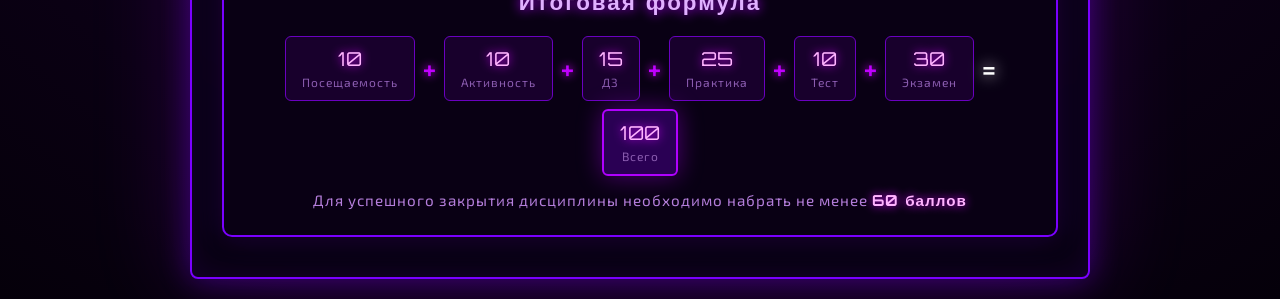
<file: grading.html>
<!DOCTYPE html>
<html lang="ru">
<head>
    <meta charset="UTF-8">
    <meta name="viewport" content="width=device-width, initial-scale=1.0">
    <title>Академическая система оценки — Академия имени Элиаса Харрингтона</title>
    <link rel="stylesheet" href="style.css">
    <link rel="preconnect" href="https://fonts.googleapis.com">
    <link rel="preconnect" href="https://fonts.gstatic.com" crossorigin>
    <link href="https://fonts.googleapis.com/css2?family=Orbitron:wght@400;700;900&family=Exo+2:wght@300;400;600&display=swap" rel="stylesheet">
    <style>
        .back-link {
            display: inline-block;
            margin-bottom: 30px;
            color: #b57edc;
            text-decoration: none;
            font-family: 'Exo 2', sans-serif;
            font-size: 1rem;
            letter-spacing: 1px;
            transition: 0.3s;
            border: 1px solid #5c00b0;
            padding: 8px 18px;
            border-radius: 4px;
            text-shadow: 0 0 5px #8000c0;
        }

        .page-title {
            font-family: 'Orbitron', sans-serif;
            font-size: 2.2rem;
            color: #d4a0ff;
            margin-bottom: 10px;
            letter-spacing: 2px;
            border-bottom: 2px solid #7a00ff;
            padding-bottom: 10px;
            display: inline-block;
        }

        .section-intro {
            color: #b57edc;
            font-size: 1rem;
            letter-spacing: 1px;
            margin-bottom: 25px;
            font-weight: 300;
            line-height: 1.6;
        }

        /* Большая цифра 100 */
        .score-hero {
            text-align: center;
            margin: 20px 0 30px;
        }

        .score-number {
            font-family: 'Orbitron', sans-serif;
            font-size: 5rem;
            font-weight: 900;
            color: #ffb3ff;
            text-shadow: 0 0 30px #d000ff, 0 0 60px #a000e0, 0 0 100px #6000a0;
            letter-spacing: 5px;
            display: block;
            animation: score-pulse 3s infinite;
        }

        @keyframes score-pulse {
            0%, 100% { text-shadow: 0 0 30px #d000ff, 0 0 60px #a000e0, 0 0 100px #6000a0; }
            50% { text-shadow: 0 0 50px #ff00f2, 0 0 90px #c000ff, 0 0 140px #8000d0; }
        }

        .score-label {
            color: #9a6dc9;
            font-size: 1.1rem;
            letter-spacing: 2px;
            text-transform: uppercase;
        }

        .score-min {
            color: #c080ff;
            font-size: 1rem;
            letter-spacing: 1px;
            margin-top: 8px;
        }

        .score-min span {
            font-family: 'Orbitron', sans-serif;
            color: #ffb3ff;
            text-shadow: 0 0 10px #d000ff;
            font-weight: 700;
        }

        /* Компоненты оценки */
        .components-grid {
            display: flex;
            flex-direction: column;
            gap: 16px;
            margin-bottom: 35px;
        }

        .component-card {
            background: rgba(15, 0, 30, 0.8);
            border: 1px solid #4a0080;
            border-radius: 6px;
            padding: 0;
            transition: 0.3s;
            overflow: hidden;
        }

        .component-card:hover {
            border-color: #9d00ff;
            box-shadow: 0 0 25px rgba(140, 0, 255, 0.3);
        }

        .component-header {
            display: flex;
            align-items: center;
            justify-content: space-between;
            padding: 18px 22px;
            cursor: default;
        }

        .component-name {
            font-family: 'Orbitron', sans-serif;
            font-size: 1.2rem;
            color: #e0b0ff;
            letter-spacing: 1px;
            text-shadow: 0 0 8px #a000d0;
        }

        .component-score {
            font-family: 'Orbitron', sans-serif;
            font-size: 1.8rem;
            font-weight: 700;
            color: #ffb3ff;
            text-shadow: 0 0 15px #d000ff;
            letter-spacing: 1px;
            min-width: 60px;
            text-align: right;
        }

        .component-body {
            padding: 0 22px 18px;
            border-top: 1px solid #3a0060;
            padding-top: 15px;
        }

        .component-desc {
            color: #b57edc;
            font-size: 0.95rem;
            letter-spacing: 0.5px;
            line-height: 1.6;
            margin-bottom: 10px;
        }

        .component-details {
            list-style: none;
            display: flex;
            flex-wrap: wrap;
            gap: 8px;
        }

        .component-details li {
            background: rgba(60, 0, 100, 0.4);
            border: 1px solid #5c00b0;
            padding: 6px 14px;
            border-radius: 20px;
            font-size: 0.85rem;
            color: #d9b3ff;
            letter-spacing: 0.5px;
            transition: 0.2s;
        }

        .component-details li:hover {
            background: rgba(120, 0, 200, 0.4);
            border-color: #c000ff;
            color: #ffffff;
            text-shadow: 0 0 6px #ff00ea;
        }

        /* Шкала посещаемости */
        .attendance-scale {
            display: flex;
            gap: 10px;
            flex-wrap: wrap;
            margin-top: 8px;
        }

        .attendance-item {
            background: rgba(25, 0, 45, 0.7);
            border: 1px solid #5c00b0;
            border-radius: 6px;
            padding: 10px 16px;
            text-align: center;
            transition: 0.3s;
            flex: 1;
            min-width: 100px;
        }

        .attendance-item:hover {
            border-color: #c000ff;
            box-shadow: 0 0 12px rgba(150, 0, 255, 0.3);
        }

        .attendance-percent {
            font-family: 'Orbitron', sans-serif;
            color: #e0b0ff;
            font-size: 1.1rem;
            letter-spacing: 1px;
            display: block;
        }

        .attendance-points {
            color: #9a6dc9;
            font-size: 0.85rem;
            margin-top: 2px;
        }

        .attendance-fail {
            border-color: #800030;
            background: rgba(30, 0, 10, 0.5);
        }

        .attendance-fail .attendance-percent {
            color: #ff6080;
        }

        /* Итоговая шкала */
        .summary-bar {
            margin-top: 25px;
            background: rgba(10, 0, 20, 0.7);
            border: 2px solid #7a00ff;
            border-radius: 10px;
            padding: 25px;
            box-shadow: 0 0 30px rgba(100, 0, 200, 0.2);
        }

        .summary-title {
            font-family: 'Orbitron', sans-serif;
            font-size: 1.4rem;
            color: #e0b0ff;
            text-shadow: 0 0 12px #b000ff;
            letter-spacing: 2px;
            text-align: center;
            margin-bottom: 20px;
        }

        .summary-formula {
            display: flex;
            align-items: center;
            justify-content: center;
            gap: 8px;
            flex-wrap: wrap;
            margin-bottom: 15px;
        }

        .formula-part {
            background: rgba(30, 0, 55, 0.7);
            border: 1px solid #6a00c0;
            border-radius: 6px;
            padding: 10px 16px;
            text-align: center;
            transition: 0.3s;
        }

        .formula-part:hover {
            border-color: #d000ff;
            box-shadow: 0 0 15px rgba(160, 0, 255, 0.3);
        }

        .formula-score {
            font-family: 'Orbitron', sans-serif;
            color: #ffb3ff;
            font-size: 1.2rem;
            text-shadow: 0 0 10px #d000ff;
            display: block;
        }

        .formula-label {
            color: #8b5cb0;
            font-size: 0.75rem;
            letter-spacing: 1px;
            margin-top: 2px;
        }

        .formula-plus {
            color: #c000ff;
            font-size: 1.5rem;
            font-weight: 700;
            text-shadow: 0 0 10px #d000ff;
        }

        .formula-equals {
            color: #ffffff;
            font-size: 1.5rem;
            font-weight: 700;
            text-shadow: 0 0 15px #ffffff;
        }

        .formula-total {
            background: rgba(50, 0, 100, 0.8);
            border: 2px solid #b000ff;
            box-shadow: 0 0 25px rgba(180, 0, 255, 0.4);
        }

        .pass-condition {
            text-align: center;
            margin-top: 15px;
            color: #b57edc;
            font-size: 0.95rem;
            letter-spacing: 1px;
        }

        .pass-condition span {
            font-family: 'Orbitron', sans-serif;
            color: #ffb3ff;
            text-shadow: 0 0 10px #d000ff;
            font-weight: 700;
        }
    </style>
</head>
<body>
    <div class="scanline"></div>
    <div class="container">
        <a href="index.html" class="back-link">← На главную</a>

        <header>
            <h1 class="page-title">Академическая система оценки</h1>
            <p class="section-intro">В университете нет привычных оценок от 2 до 5. Вместо этого используется рейтинговая система на 100 баллов для каждого предмета.</p>
        </header>

        <!-- Герой-цифра -->
        <div class="score-hero">
            <span class="score-number">100</span>
            <span class="score-label">баллов</span>
            <p class="score-min">Каждый семестр студент должен набрать не менее <span>60 баллов</span>, чтобы успешно закрыть дисциплину.</p>
        </div>

        <!-- Компоненты оценки -->
        <div class="components-grid">
            <!-- Посещаемость -->
            <div class="component-card">
                <div class="component-header">
                    <span class="component-name">Посещаемость</span>
                    <span class="component-score">10</span>
                </div>
                <div class="component-body">
                    <div class="attendance-scale">
                        <div class="attendance-item">
                            <span class="attendance-percent">100%</span>
                            <span class="attendance-points">10 баллов</span>
                        </div>
                        <div class="attendance-item">
                            <span class="attendance-percent">90%</span>
                            <span class="attendance-points">8 баллов</span>
                        </div>
                        <div class="attendance-item">
                            <span class="attendance-percent">80%</span>
                            <span class="attendance-points">6 баллов</span>
                        </div>
                        <div class="attendance-item attendance-fail">
                            <span class="attendance-percent">менее 80%</span>
                            <span class="attendance-points">недопуск к экзамену</span>
                        </div>
                    </div>
                </div>
            </div>

            <!-- Активность -->
            <div class="component-card">
                <div class="component-header">
                    <span class="component-name">Активность на занятиях</span>
                    <span class="component-score">10</span>
                </div>
                <div class="component-body">
                    <ul class="component-details">
                        <li>Ответы</li>
                        <li>Разбор кейсов</li>
                        <li>Участие в обсуждениях</li>
                        <li>Работа в группе</li>
                    </ul>
                </div>
            </div>

            <!-- Домашние задания -->
            <div class="component-card">
                <div class="component-header">
                    <span class="component-name">Домашние задания</span>
                    <span class="component-score">15</span>
                </div>
                <div class="component-body">
                    <p class="component-desc">Не после каждой лекции. Обычно 3–5 крупных заданий за семестр.</p>
                </div>
            </div>

            <!-- Практические работы -->
            <div class="component-card">
                <div class="component-header">
                    <span class="component-name">Практические работы</span>
                    <span class="component-score">25</span>
                </div>
                <div class="component-body">
                    <p class="component-desc">Самая важная часть обучения.</p>
                    <ul class="component-details">
                        <li>Осмотр места преступления</li>
                        <li>Поиск улик</li>
                        <li>Анализ ДНК</li>
                        <li>Работа с ИИ</li>
                        <li>Вскрытие биоманекена</li>
                        <li>Моделирование допроса</li>
                    </ul>
                </div>
            </div>

            <!-- Промежуточный тест -->
            <div class="component-card">
                <div class="component-header">
                    <span class="component-name">Промежуточный тест</span>
                    <span class="component-score">10</span>
                </div>
                <div class="component-body">
                    <p class="component-desc">Проводится примерно в середине семестра.</p>
                </div>
            </div>

            <!-- Финальный экзамен -->
            <div class="component-card">
                <div class="component-header">
                    <span class="component-name">Финальный экзамен</span>
                    <span class="component-score">30</span>
                </div>
                <div class="component-body">
                    <p class="component-desc">Именно он определяет итоговую оценку.</p>
                </div>
            </div>
        </div>

        <!-- Итоговая формула -->
        <div class="summary-bar">
            <h2 class="summary-title">Итоговая формула</h2>
            <div class="summary-formula">
                <div class="formula-part">
                    <span class="formula-score">10</span>
                    <span class="formula-label">Посещаемость</span>
                </div>
                <span class="formula-plus">+</span>
                <div class="formula-part">
                    <span class="formula-score">10</span>
                    <span class="formula-label">Активность</span>
                </div>
                <span class="formula-plus">+</span>
                <div class="formula-part">
                    <span class="formula-score">15</span>
                    <span class="formula-label">ДЗ</span>
                </div>
                <span class="formula-plus">+</span>
                <div class="formula-part">
                    <span class="formula-score">25</span>
                    <span class="formula-label">Практика</span>
                </div>
                <span class="formula-plus">+</span>
                <div class="formula-part">
                    <span class="formula-score">10</span>
                    <span class="formula-label">Тест</span>
                </div>
                <span class="formula-plus">+</span>
                <div class="formula-part">
                    <span class="formula-score">30</span>
                    <span class="formula-label">Экзамен</span>
                </div>
                <span class="formula-equals">=</span>
                <div class="formula-part formula-total">
                    <span class="formula-score">100</span>
                    <span class="formula-label">Всего</span>
                </div>
            </div>
            <p class="pass-condition">Для успешного закрытия дисциплины необходимо набрать не менее <span>60 баллов</span></p>
        </div>
    </div>
</body>
</html>
</file>
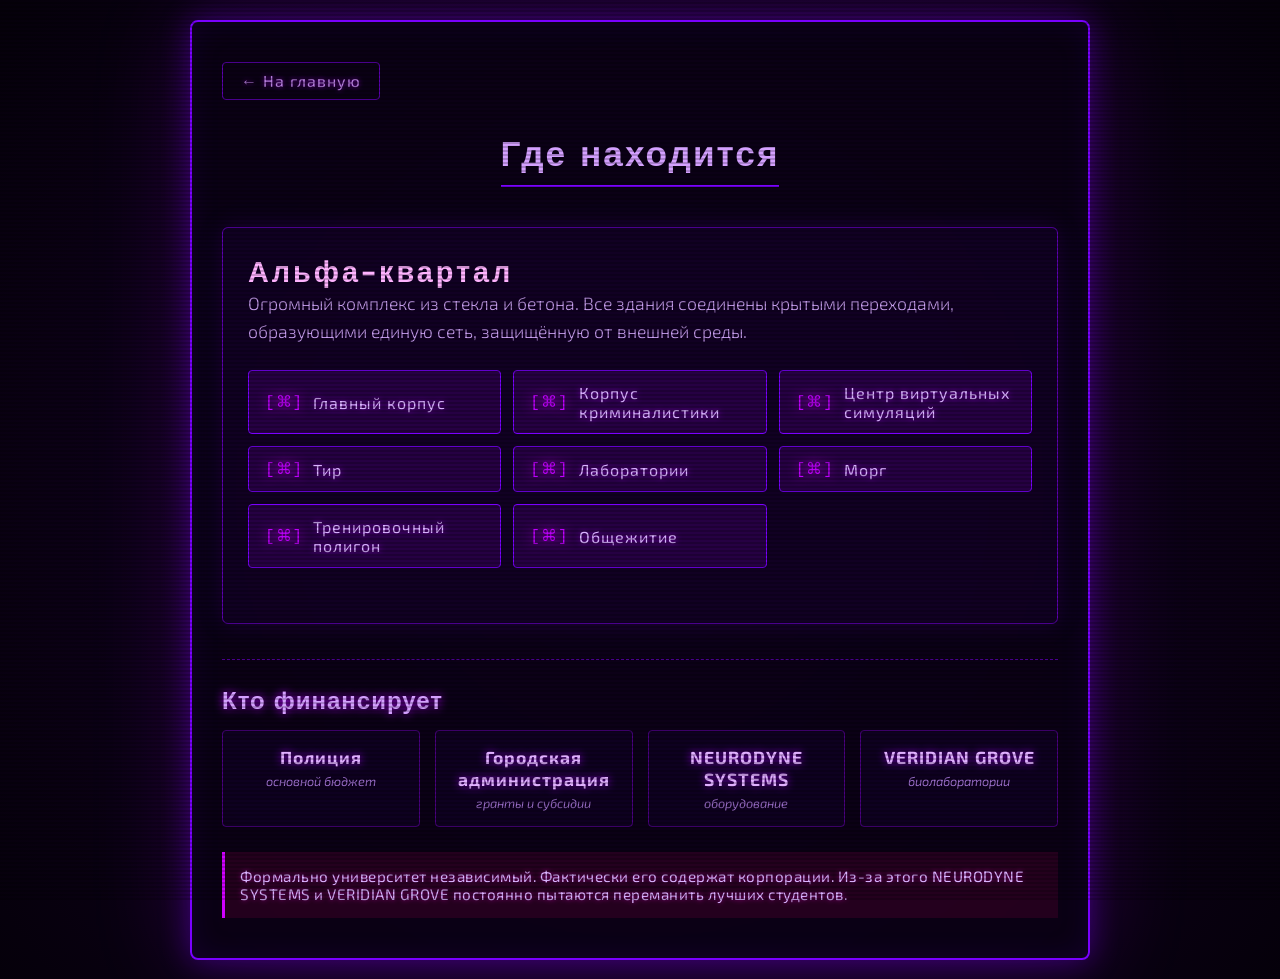
<file: location.html>
<!DOCTYPE html>
<html lang="ru">
<head>
    <meta charset="UTF-8">
    <meta name="viewport" content="width=device-width, initial-scale=1.0">
    <title>Где находится — Академия имени Элиаса Харрингтона</title>
    <link rel="stylesheet" href="style.css">
    <link rel="preconnect" href="https://fonts.googleapis.com">
    <link rel="preconnect" href="https://fonts.gstatic.com" crossorigin>
    <link href="https://fonts.googleapis.com/css2?family=Orbitron:wght@400;700;900&family=Exo+2:wght@300;400;600&display=swap" rel="stylesheet">
    <style>
        /* Специфичные стили для страницы локации */
        .back-link {
            display: inline-block;
            margin-bottom: 30px;
            color: #b57edc;
            text-decoration: none;
            font-family: 'Exo 2', sans-serif;
            font-size: 1rem;
            letter-spacing: 1px;
            transition: 0.3s;
            border: 1px solid #5c00b0;
            padding: 8px 18px;
            border-radius: 4px;
            text-shadow: 0 0 5px #8000c0;
        }

        .page-title {
            font-family: 'Orbitron', sans-serif;
            font-size: 2.2rem;
            color: #d4a0ff;
            letter-spacing: 2px;
            border-bottom: 2px solid #7a00ff;
            padding-bottom: 10px;
            display: inline-block;
        }

        .location-block {
            background: rgba(20, 0, 40, 0.7);
            border: 1px solid #5c00b0;
            border-radius: 6px;
            padding: 25px;
            margin: 25px 0;
            box-shadow: 0 0 25px rgba(100, 0, 200, 0.2);
        }

        .quarter-name {
            font-family: 'Orbitron', sans-serif;
            font-size: 1.8rem;
            color: #ffb3ff;
            letter-spacing: 3px;
        }

        .description {
            font-size: 1.1rem;
            color: #c9a0f0;
            margin-bottom: 25px;
            font-weight: 300;
            line-height: 1.6;
        }

        .buildings-list {
            list-style: none;
            display: grid;
            grid-template-columns: repeat(auto-fit, minmax(200px, 1fr));
            gap: 12px;
            margin-bottom: 30px;
        }

        .buildings-list li {
            background: rgba(60, 0, 100, 0.5);
            border: 1px solid #7a00ff;
            padding: 12px 16px;
            border-radius: 4px;
            font-family: 'Exo 2', sans-serif;
            color: #d9b3ff;
            text-shadow: 0 0 6px #9000d0;
            transition: 0.3s;
            display: flex;
            align-items: center;
            gap: 10px;
            font-size: 1rem;
            letter-spacing: 1px;
        }

        .buildings-list li::before {
            content: "[⌘]";
            color: #c000ff;
            font-family: monospace;
            text-shadow: 0 0 12px #d000ff;
            animation: icon-pulse 2s infinite;
        }

        .funding-section {
            margin-top: 35px;
            border-top: 1px dashed #5c00b0;
            padding-top: 25px;
        }

        .funding-title {
            font-family: 'Orbitron', sans-serif;
            font-size: 1.5rem;
            color: #d4a0ff;
            text-shadow: 0 0 10px #b000ff;
            margin-bottom: 15px;
            letter-spacing: 1px;
        }

        .funding-grid {
            display: grid;
            grid-template-columns: repeat(auto-fit, minmax(180px, 1fr));
            gap: 15px;
            margin-top: 15px;
        }

        .funder-card {
            background: rgba(15, 0, 35, 0.8);
            border: 1px solid #4a0080;
            padding: 15px;
            border-radius: 4px;
            text-align: center;
            transition: 0.3s;
        }

        .funder-card:hover {
            border-color: #d000ff;
            background: rgba(40, 0, 80, 0.6);
        }

        .funder-name {
            font-weight: 700;
            color: #e0b0ff;
            font-size: 1.1rem;
            letter-spacing: 1px;
            text-shadow: 0 0 8px #9000e0;
            margin-bottom: 5px;
        }

        .funder-note {
            font-size: 0.8rem;
            color: #9a6dc9;
            font-style: italic;
        }

        .warning-note {
            margin-top: 25px;
            padding: 15px;
            background: rgba(180, 0, 80, 0.15);
            border-left: 3px solid #d000ff;
            color: #d9b3ff;
            font-size: 0.95rem;
            letter-spacing: 0.5px;
            text-shadow: 0 0 5px #a00090;
        }

        @keyframes icon-pulse {
            0%, 100% { opacity: 0.6; }
            50% { opacity: 1; text-shadow: 0 0 20px #ff00ea; }
        }
    </style>
</head>
<body>
    <div class="scanline"></div>
    <div class="container">
        <a href="index.html" class="back-link">← На главную</a>

        <header>
            <h1 class="page-title">Где находится</h1>
        </header>

        <section class="location-block">
            <h2 class="quarter-name">Альфа-квартал</h2>
            <p class="description">
                Огромный комплекс из стекла и бетона. Все здания соединены крытыми переходами, образующими единую сеть, защищённую от внешней среды.
            </p>

            <ul class="buildings-list">
                <li>Главный корпус</li>
                <li>Корпус криминалистики</li>
                <li>Центр виртуальных симуляций</li>
                <li>Тир</li>
                <li>Лаборатории</li>
                <li>Морг</li>
                <li>Тренировочный полигон</li>
                <li>Общежитие</li>
            </ul>
        </section>

        <section class="funding-section">
            <h2 class="funding-title">Кто финансирует</h2>

            <div class="funding-grid">
                <div class="funder-card">
                    <div class="funder-name">Полиция</div>
                    <div class="funder-note">основной бюджет</div>
                </div>
                <div class="funder-card">
                    <div class="funder-name">Городская администрация</div>
                    <div class="funder-note">гранты и субсидии</div>
                </div>
                <div class="funder-card">
                    <div class="funder-name">NEURODYNE SYSTEMS</div>
                    <div class="funder-note">оборудование</div>
                </div>
                <div class="funder-card">
                    <div class="funder-name">VERIDIAN GROVE</div>
                    <div class="funder-note">биолаборатории</div>
                </div>
            </div>

            <div class="warning-note">
                Формально университет независимый. Фактически его содержат корпорации. Из-за этого NEURODYNE SYSTEMS и VERIDIAN GROVE постоянно пытаются переманить лучших студентов.
            </div>
        </section>
    </div>
</body>
</html>
</file>
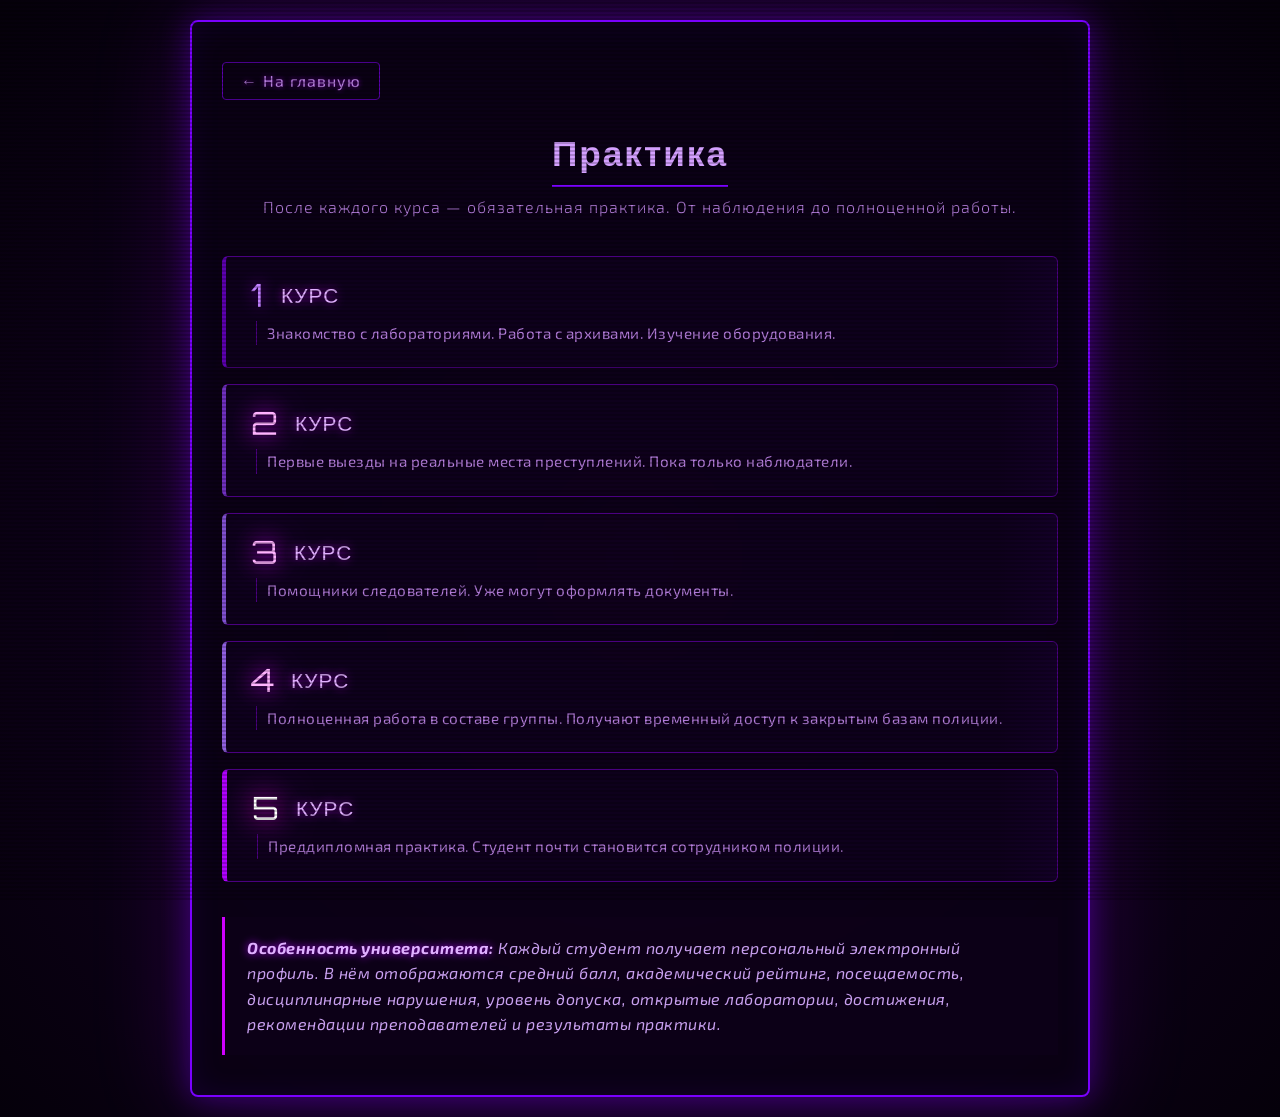
<file: practice.html>
<!DOCTYPE html>
<html lang="ru">
<head>
    <meta charset="UTF-8">
    <meta name="viewport" content="width=device-width, initial-scale=1.0">
    <title>Практика — Академия имени Элиаса Харрингтона</title>
    <link rel="stylesheet" href="style.css">
    <link rel="preconnect" href="https://fonts.googleapis.com">
    <link rel="preconnect" href="https://fonts.gstatic.com" crossorigin>
    <link href="https://fonts.googleapis.com/css2?family=Orbitron:wght@400;700;900&family=Exo+2:wght@300;400;600&display=swap" rel="stylesheet">
    <style>
        .back-link {
            display: inline-block;
            margin-bottom: 30px;
            color: #b57edc;
            text-decoration: none;
            font-family: 'Exo 2', sans-serif;
            font-size: 1rem;
            letter-spacing: 1px;
            transition: 0.3s;
            border: 1px solid #5c00b0;
            padding: 8px 18px;
            border-radius: 4px;
            text-shadow: 0 0 5px #8000c0;
        }

        .page-title {
            font-family: 'Orbitron', sans-serif;
            font-size: 2.2rem;
            color: #d4a0ff;
            margin-bottom: 10px;
            letter-spacing: 2px;
            border-bottom: 2px solid #7a00ff;
            padding-bottom: 10px;
            display: inline-block;
        }

        .section-intro {
            color: #b57edc;
            font-size: 1rem;
            letter-spacing: 1px;
            margin-bottom: 25px;
            font-weight: 300;
        }

        /* Карточки практики */
        .practice-grid {
            display: flex;
            flex-direction: column;
            gap: 16px;
            margin-bottom: 35px;
        }

        .practice-card {
            background: rgba(15, 0, 30, 0.8);
            border: 1px solid #4a0080;
            border-left: 4px solid #8000c0;
            border-radius: 6px;
            padding: 22px 25px;
            transition: 0.3s;
            position: relative;
            overflow: hidden;
        }

        .practice-card:hover {
            border-left-color: #e000ff;
            border-color: #9d00ff;
            box-shadow: 0 0 25px rgba(140, 0, 255, 0.3);
            transform: translateX(5px);
        }

        .practice-card::after {
            content: '';
            position: absolute;
            top: 0;
            right: 0;
            width: 60px;
            height: 100%;
            background: linear-gradient(90deg, transparent, rgba(120, 0, 255, 0.05));
            pointer-events: none;
        }

        .practice-header {
            display: flex;
            align-items: center;
            gap: 15px;
            margin-bottom: 10px;
        }

        .practice-year {
            font-family: 'Orbitron', sans-serif;
            font-size: 2rem;
            color: #ffb3ff;
            text-shadow: 0 0 20px #d000ff, 0 0 40px #8000c0;
            letter-spacing: 2px;
            line-height: 1;
        }

        .practice-title {
            font-family: 'Orbitron', sans-serif;
            font-size: 1.3rem;
            color: #e0b0ff;
            letter-spacing: 1px;
            text-shadow: 0 0 10px #a000d0;
        }

        .practice-desc {
            color: #b57edc;
            font-size: 0.95rem;
            letter-spacing: 0.5px;
            line-height: 1.6;
            padding-left: 10px;
            border-left: 1px solid #4a0080;
            margin-left: 5px;
        }

        /* Особые цвета для карточек */
        .card-1 { border-left-color: #5c00b0; }
        .card-1:hover { border-left-color: #a000ff; }
        .card-1 .practice-year { color: #c080ff; text-shadow: 0 0 15px #8000c0; }

        .card-2 { border-left-color: #7030c0; }
        .card-2:hover { border-left-color: #b040ff; }

        .card-3 { border-left-color: #8050d0; }
        .card-3:hover { border-left-color: #c060ff; }

        .card-4 { border-left-color: #9060e0; }
        .card-4:hover { border-left-color: #d080ff; }

        .card-5 {
            border-left-color: #b000ff;
            border-width: 1px 1px 1px 5px;
        }
        .card-5:hover {
            border-left-color: #ff00ea;
            box-shadow: 0 0 40px rgba(200, 0, 255, 0.5);
        }
        .card-5 .practice-year {
            color: #ffffff;
            text-shadow: 0 0 25px #ff00f2, 0 0 50px #c000ff;
        }

        /* Электронный профиль */
        .profile-section {
            margin-top: 35px;
            border: 2px solid #7a00ff;
            border-radius: 10px;
            padding: 30px;
            background: rgba(10, 0, 20, 0.7);
            box-shadow: 0 0 30px rgba(100, 0, 200, 0.2);
        }

        .profile-title {
            font-family: 'Orbitron', sans-serif;
            font-size: 1.5rem;
            color: #e0b0ff;
            text-shadow: 0 0 15px #b000ff;
            letter-spacing: 2px;
            margin-bottom: 8px;
            text-align: center;
        }

        .profile-subtitle {
            color: #9a6dc9;
            text-align: center;
            font-size: 0.95rem;
            letter-spacing: 1px;
            margin-bottom: 25px;
            font-weight: 300;
            font-style: italic;
        }

        .profile-grid {
            display: grid;
            grid-template-columns: repeat(auto-fit, minmax(200px, 1fr));
            gap: 12px;
        }

        .profile-item {
            background: rgba(20, 0, 35, 0.8);
            border: 1px solid #5c00b0;
            border-radius: 6px;
            padding: 16px;
            text-align: center;
            transition: 0.3s;
        }

        .profile-item:hover {
            border-color: #d000ff;
            box-shadow: 0 0 20px rgba(160, 0, 255, 0.3);
            transform: translateY(-2px);
        }

        .profile-label {
            color: #8b5cb0;
            font-size: 0.8rem;
            letter-spacing: 1px;
            text-transform: uppercase;
            margin-bottom: 6px;
            display: block;
        }

        .profile-value {
            font-family: 'Orbitron', sans-serif;
            color: #d9b3ff;
            font-size: 1.1rem;
            letter-spacing: 1px;
            text-shadow: 0 0 8px #9000d0;
        }

        .profile-highlight {
            border-color: #b000ff;
            background: rgba(30, 0, 60, 0.8);
        }

        .profile-highlight .profile-value {
            color: #ffb3ff;
            text-shadow: 0 0 12px #d000ff;
        }

        /* Особенность */
        .feature-note {
            margin-top: 25px;
            padding: 18px 22px;
            background: rgba(15, 0, 25, 0.7);
            border-left: 3px solid #d000ff;
            color: #c9a0f0;
            font-style: italic;
            letter-spacing: 0.5px;
            font-size: 1rem;
            line-height: 1.6;
        }

        .feature-note strong {
            color: #e0b0ff;
            text-shadow: 0 0 8px #b000ff;
        }
    </style>
</head>
<body>
    <div class="scanline"></div>
    <div class="container">
        <a href="index.html" class="back-link">← На главную</a>

        <header>
            <h1 class="page-title">Практика</h1>
            <p class="section-intro">После каждого курса — обязательная практика. От наблюдения до полноценной работы.</p>
        </header>

        <!-- Практика по курсам -->
        <div class="practice-grid">
            <div class="practice-card card-1">
                <div class="practice-header">
                    <span class="practice-year">1</span>
                    <span class="practice-title">КУРС</span>
                </div>
                <p class="practice-desc">Знакомство с лабораториями. Работа с архивами. Изучение оборудования.</p>
            </div>

            <div class="practice-card card-2">
                <div class="practice-header">
                    <span class="practice-year">2</span>
                    <span class="practice-title">КУРС</span>
                </div>
                <p class="practice-desc">Первые выезды на реальные места преступлений. Пока только наблюдатели.</p>
            </div>

            <div class="practice-card card-3">
                <div class="practice-header">
                    <span class="practice-year">3</span>
                    <span class="practice-title">КУРС</span>
                </div>
                <p class="practice-desc">Помощники следователей. Уже могут оформлять документы.</p>
            </div>

            <div class="practice-card card-4">
                <div class="practice-header">
                    <span class="practice-year">4</span>
                    <span class="practice-title">КУРС</span>
                </div>
                <p class="practice-desc">Полноценная работа в составе группы. Получают временный доступ к закрытым базам полиции.</p>
            </div>

            <div class="practice-card card-5">
                <div class="practice-header">
                    <span class="practice-year">5</span>
                    <span class="practice-title">КУРС</span>
                </div>
                <p class="practice-desc">Преддипломная практика. Студент почти становится сотрудником полиции.</p>
            </div>
        </div>
        <div class="feature-note">
            <strong>Особенность университета:</strong> Каждый студент получает персональный электронный профиль. В нём отображаются средний балл, академический рейтинг, посещаемость, дисциплинарные нарушения, уровень допуска, открытые лаборатории, достижения, рекомендации преподавателей и результаты практики.
        </div>
    </div>
</body>
</html>
</file>
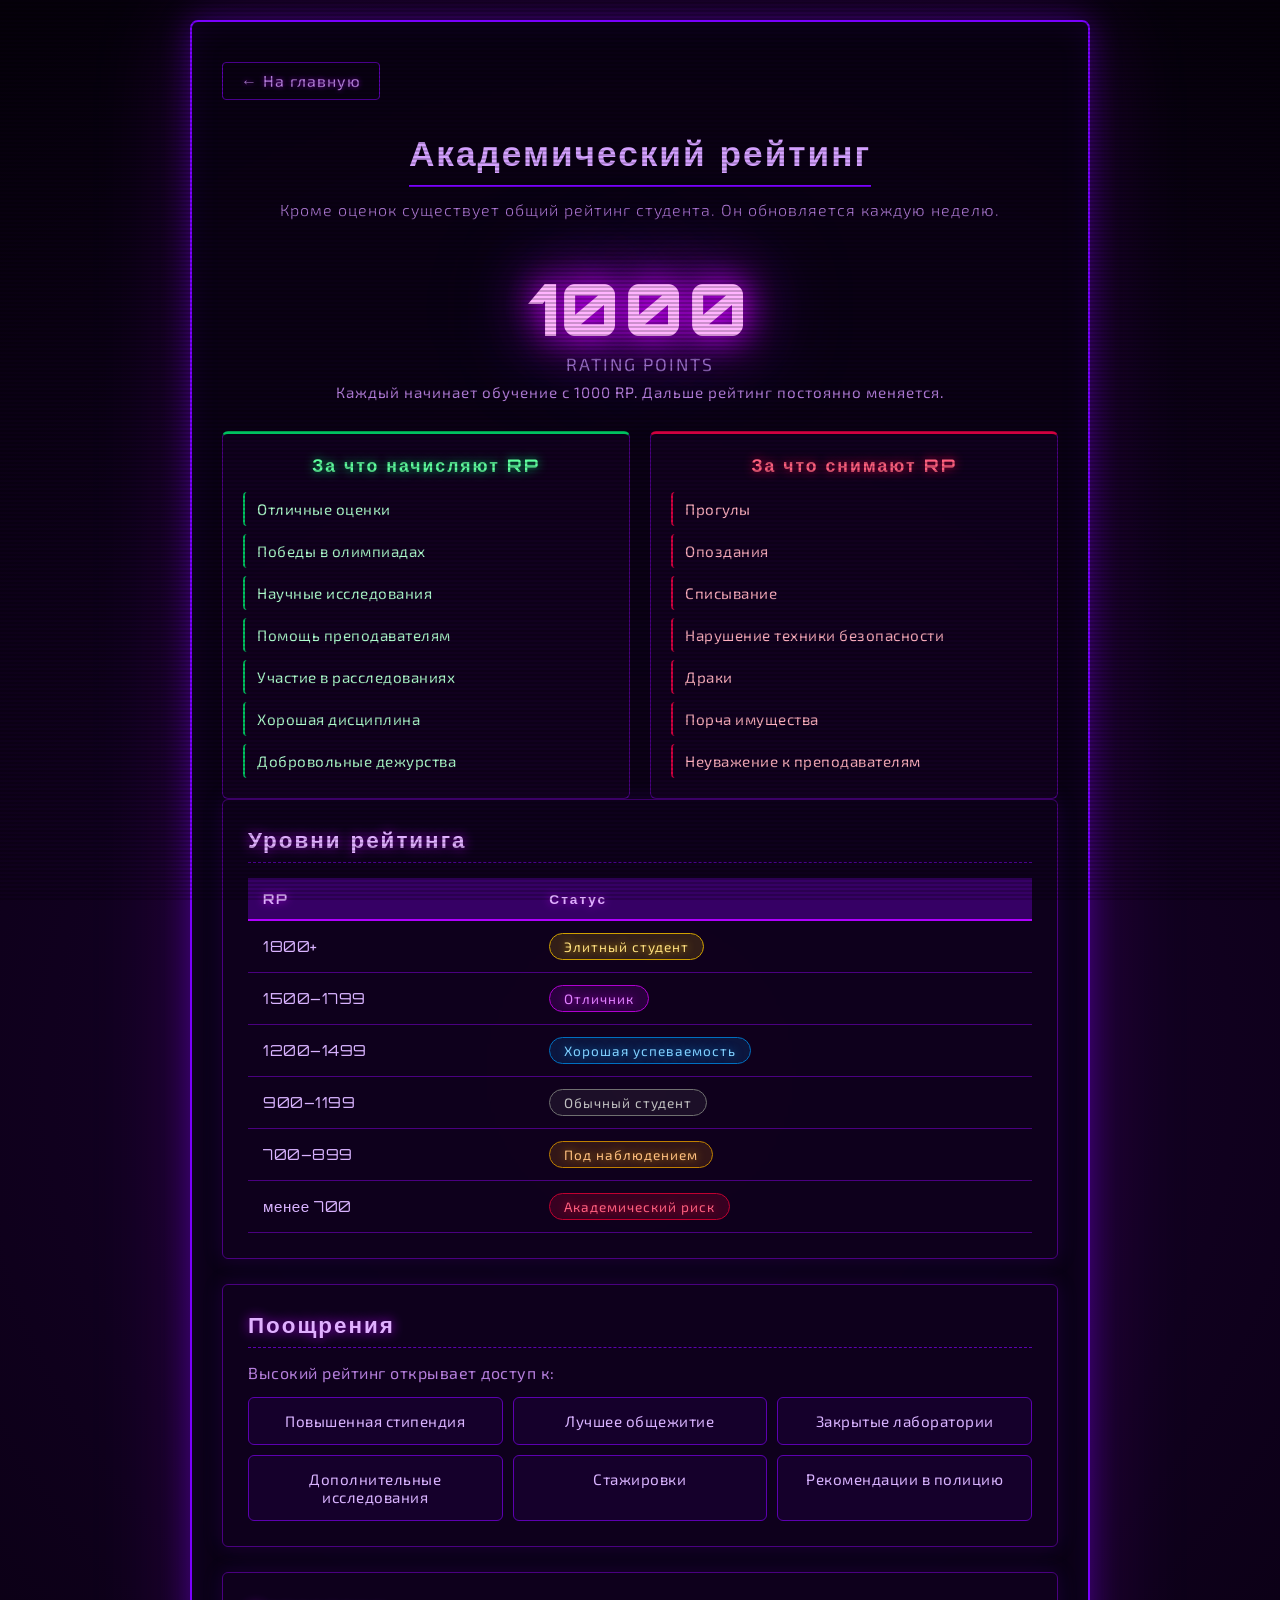
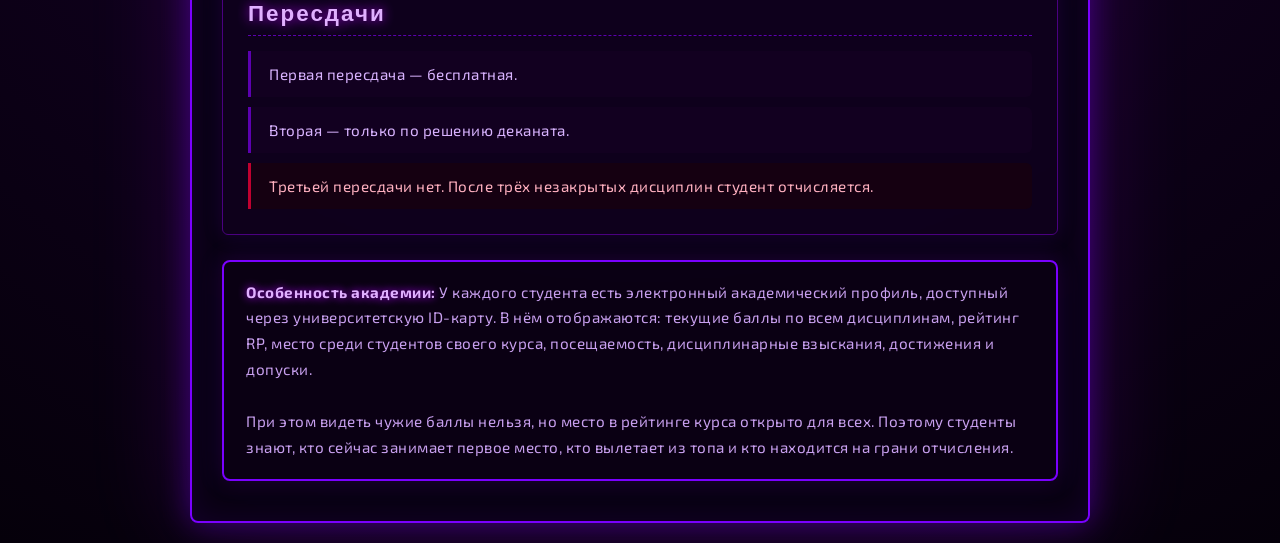
<file: rating.html>
<!DOCTYPE html>
<html lang="ru">
<head>
    <meta charset="UTF-8">
    <meta name="viewport" content="width=device-width, initial-scale=1.0">
    <title>Академический рейтинг — Академия имени Элиаса Харрингтона</title>
    <link rel="stylesheet" href="style.css">
    <link rel="preconnect" href="https://fonts.googleapis.com">
    <link rel="preconnect" href="https://fonts.gstatic.com" crossorigin>
    <link href="https://fonts.googleapis.com/css2?family=Orbitron:wght@400;700;900&family=Exo+2:wght@300;400;600&display=swap" rel="stylesheet">
    <style>
        .back-link {
            display: inline-block;
            margin-bottom: 30px;
            color: #b57edc;
            text-decoration: none;
            font-family: 'Exo 2', sans-serif;
            font-size: 1rem;
            letter-spacing: 1px;
            transition: 0.3s;
            border: 1px solid #5c00b0;
            padding: 8px 18px;
            border-radius: 4px;
            text-shadow: 0 0 5px #8000c0;
        }

        .page-title {
            font-family: 'Orbitron', sans-serif;
            font-size: 2.2rem;
            color: #d4a0ff;
            margin-bottom: 10px;
            letter-spacing: 2px;
            border-bottom: 2px solid #7a00ff;
            padding-bottom: 10px;
            display: inline-block;
        }

        .section-intro {
            color: #b57edc;
            font-size: 1rem;
            letter-spacing: 1px;
            margin-bottom: 25px;
            font-weight: 300;
            line-height: 1.6;
        }

        .info-block {
            background: rgba(15, 0, 30, 0.8);
            border: 1px solid #4a0080;
            border-radius: 6px;
            padding: 25px;
            margin-bottom: 25px;
            box-shadow: 0 0 20px rgba(80, 0, 180, 0.2);
            transition: 0.3s;
        }

        .info-block:hover {
            border-color: #9d00ff;
            box-shadow: 0 0 30px rgba(140, 0, 255, 0.3);
        }

        .block-title {
            font-family: 'Orbitron', sans-serif;
            font-size: 1.4rem;
            color: #e0b0ff;
            text-shadow: 0 0 12px #a000e0;
            letter-spacing: 2px;
            margin-bottom: 15px;
            padding-bottom: 8px;
            border-bottom: 1px dashed #5c00b0;
        }

        /* Герой RP */
        .rp-hero {
            text-align: center;
            margin: 10px 0 30px;
        }

        .rp-number {
            font-family: 'Orbitron', sans-serif;
            font-size: 4.5rem;
            font-weight: 900;
            color: #ffb3ff;
            text-shadow: 0 0 30px #d000ff, 0 0 60px #a000e0, 0 0 100px #6000a0;
            letter-spacing: 4px;
            display: block;
            animation: rp-pulse 3s infinite;
        }

        @keyframes rp-pulse {
            0%, 100% { text-shadow: 0 0 30px #d000ff, 0 0 60px #a000e0; }
            50% { text-shadow: 0 0 50px #ff00f2, 0 0 90px #c000ff; }
        }

        .rp-label {
            color: #9a6dc9;
            font-size: 1.1rem;
            letter-spacing: 2px;
            text-transform: uppercase;
        }

        .rp-note {
            color: #b57edc;
            font-size: 0.95rem;
            letter-spacing: 1px;
            margin-top: 8px;
        }

        /* Две колонки: начисление и снятие */
        .two-columns {
            display: grid;
            grid-template-columns: 1fr 1fr;
            gap: 20px;
        }

        .gain-column, .lose-column {
            background: rgba(20, 0, 35, 0.7);
            border: 1px solid #4a0080;
            border-radius: 6px;
            padding: 20px;
        }

        .gain-column {
            border-top: 3px solid #00c060;
        }

        .lose-column {
            border-top: 3px solid #d00040;
        }

        .column-title {
            font-family: 'Orbitron', sans-serif;
            font-size: 1.1rem;
            letter-spacing: 2px;
            margin-bottom: 15px;
            text-align: center;
        }

        .gain-title {
            color: #60ffa0;
            text-shadow: 0 0 10px #00c060;
        }

        .lose-title {
            color: #ff6080;
            text-shadow: 0 0 10px #d00040;
        }

        .rp-list {
            list-style: none;
            display: flex;
            flex-direction: column;
            gap: 8px;
        }

        .rp-list li {
            padding: 8px 12px;
            border-radius: 4px;
            font-size: 0.95rem;
            letter-spacing: 0.5px;
            transition: 0.2s;
        }

        .gain-list li {
            color: #b0ffd0;
            border-left: 2px solid #00c060;
        }

        .gain-list li:hover {
            background: rgba(0, 180, 80, 0.1);
            border-left-color: #60ffa0;
        }

        .lose-list li {
            color: #ffb0c0;
            border-left: 2px solid #d00040;
        }

        .lose-list li:hover {
            background: rgba(200, 0, 50, 0.1);
            border-left-color: #ff6080;
        }

        /* Уровни рейтинга */
        .levels-table {
            width: 100%;
            border-collapse: collapse;
            margin-top: 10px;
        }

        .levels-table th {
            background: rgba(80, 0, 150, 0.6);
            color: #e0b0ff;
            padding: 12px 15px;
            text-align: left;
            font-family: 'Orbitron', sans-serif;
            font-size: 0.85rem;
            letter-spacing: 2px;
            text-shadow: 0 0 8px #a000d0;
            border-bottom: 2px solid #b000ff;
        }

        .levels-table td {
            padding: 12px 15px;
            border-bottom: 1px solid #4a0080;
            color: #d9b3ff;
            letter-spacing: 0.5px;
            font-size: 0.95rem;
        }

        .levels-table tbody tr {
            transition: 0.2s;
        }

        .levels-table tbody tr:hover {
            background: rgba(100, 0, 200, 0.2);
        }

        .status-badge {
            display: inline-block;
            padding: 4px 14px;
            border-radius: 20px;
            font-size: 0.85rem;
            letter-spacing: 1px;
        }

        .badge-elite {
            background: rgba(255, 200, 0, 0.15);
            border: 1px solid #d0a000;
            color: #ffe080;
            text-shadow: 0 0 8px #d0a000;
        }

        .badge-excellent {
            background: rgba(200, 0, 255, 0.15);
            border: 1px solid #b000d0;
            color: #e080ff;
            text-shadow: 0 0 8px #b000d0;
        }

        .badge-good {
            background: rgba(0, 150, 255, 0.15);
            border: 1px solid #0070c0;
            color: #80d0ff;
            text-shadow: 0 0 8px #0070c0;
        }

        .badge-normal {
            background: rgba(150, 150, 150, 0.1);
            border: 1px solid #707070;
            color: #c0c0c0;
        }

        .badge-watch {
            background: rgba(255, 150, 0, 0.15);
            border: 1px solid #c08000;
            color: #ffc080;
            text-shadow: 0 0 8px #c08000;
        }

        .badge-risk {
            background: rgba(220, 0, 50, 0.2);
            border: 1px solid #c00030;
            color: #ff6080;
            text-shadow: 0 0 8px #c00030;
        }

        .rp-range {
            font-family: 'Orbitron', sans-serif;
            color: #c9a0f0;
            font-size: 0.9rem;
        }

        /* Поощрения */
        .rewards-grid {
            display: grid;
            grid-template-columns: repeat(auto-fit, minmax(200px, 1fr));
            gap: 10px;
            margin-top: 10px;
        }

        .reward-item {
            background: rgba(25, 0, 50, 0.7);
            border: 1px solid #5c00b0;
            padding: 14px 16px;
            border-radius: 6px;
            color: #d9b3ff;
            font-size: 0.95rem;
            letter-spacing: 0.5px;
            transition: 0.3s;
            text-align: center;
        }

        .reward-item:hover {
            border-color: #d000ff;
            box-shadow: 0 0 18px rgba(160, 0, 255, 0.3);
            color: #ffffff;
            text-shadow: 0 0 6px #ff00ea;
        }

        /* Пересдачи */
        .retake-list {
            list-style: none;
            display: flex;
            flex-direction: column;
            gap: 10px;
            margin-top: 10px;
        }

        .retake-item {
            background: rgba(20, 0, 35, 0.7);
            border-left: 3px solid #5c00b0;
            padding: 14px 18px;
            border-radius: 0 6px 6px 0;
            color: #d9b3ff;
            font-size: 0.95rem;
            letter-spacing: 0.5px;
            transition: 0.3s;
        }

        .retake-item:hover {
            border-left-color: #c000ff;
            background: rgba(30, 0, 55, 0.7);
            box-shadow: 0 0 15px rgba(140, 0, 255, 0.2);
        }

        .retake-warning {
            border-left-color: #c00030;
            color: #ffb0c0;
            background: rgba(25, 0, 10, 0.6);
        }

        .retake-warning:hover {
            border-left-color: #ff4060;
            background: rgba(35, 0, 15, 0.6);
            box-shadow: 0 0 20px rgba(200, 0, 50, 0.3);
        }

        /* Особенность */
        .feature-note {
            margin-top: 10px;
            padding: 18px 22px;
            background: rgba(10, 0, 20, 0.8);
            border: 2px solid #7a00ff;
            border-radius: 8px;
            color: #c9a0f0;
            letter-spacing: 0.5px;
            font-size: 0.95rem;
            line-height: 1.7;
            box-shadow: 0 0 25px rgba(100, 0, 200, 0.2);
        }

        .feature-note strong {
            color: #e0b0ff;
            text-shadow: 0 0 8px #b000ff;
        }

        @media (max-width: 600px) {
            .two-columns {
                grid-template-columns: 1fr;
            }
            .rp-number {
                font-size: 3rem;
            }
        }
    </style>
</head>
<body>
    <div class="scanline"></div>
    <div class="container">
        <a href="index.html" class="back-link">← На главную</a>

        <header>
            <h1 class="page-title">Академический рейтинг</h1>
            <p class="section-intro">Кроме оценок существует общий рейтинг студента. Он обновляется каждую неделю.</p>
        </header>

        <!-- RP герой -->
        <div class="rp-hero">
            <span class="rp-number">1000</span>
            <span class="rp-label">Rating Points</span>
            <p class="rp-note">Каждый начинает обучение с 1000 RP. Дальше рейтинг постоянно меняется.</p>
        </div>

        <!-- Начисление и снятие -->
        <div class="two-columns">
            <div class="gain-column">
                <h3 class="column-title gain-title">За что начисляют RP</h3>
                <ul class="rp-list gain-list">
                    <li>Отличные оценки</li>
                    <li>Победы в олимпиадах</li>
                    <li>Научные исследования</li>
                    <li>Помощь преподавателям</li>
                    <li>Участие в расследованиях</li>
                    <li>Хорошая дисциплина</li>
                    <li>Добровольные дежурства</li>
                </ul>
            </div>
            <div class="lose-column">
                <h3 class="column-title lose-title">За что снимают RP</h3>
                <ul class="rp-list lose-list">
                    <li>Прогулы</li>
                    <li>Опоздания</li>
                    <li>Списывание</li>
                    <li>Нарушение техники безопасности</li>
                    <li>Драки</li>
                    <li>Порча имущества</li>
                    <li>Неуважение к преподавателям</li>
                </ul>
            </div>
        </div>

        <!-- Уровни рейтинга -->
        <div class="info-block">
            <h2 class="block-title">Уровни рейтинга</h2>
            <table class="levels-table">
                <thead>
                    <tr>
                        <th>RP</th>
                        <th>Статус</th>
                    </tr>
                </thead>
                <tbody>
                    <tr>
                        <td class="rp-range">1800+</td>
                        <td><span class="status-badge badge-elite">Элитный студент</span></td>
                    </tr>
                    <tr>
                        <td class="rp-range">1500–1799</td>
                        <td><span class="status-badge badge-excellent">Отличник</span></td>
                    </tr>
                    <tr>
                        <td class="rp-range">1200–1499</td>
                        <td><span class="status-badge badge-good">Хорошая успеваемость</span></td>
                    </tr>
                    <tr>
                        <td class="rp-range">900–1199</td>
                        <td><span class="status-badge badge-normal">Обычный студент</span></td>
                    </tr>
                    <tr>
                        <td class="rp-range">700–899</td>
                        <td><span class="status-badge badge-watch">Под наблюдением</span></td>
                    </tr>
                    <tr>
                        <td class="rp-range">менее 700</td>
                        <td><span class="status-badge badge-risk">Академический риск</span></td>
                    </tr>
                </tbody>
            </table>
        </div>

        <!-- Поощрения -->
        <div class="info-block">
            <h2 class="block-title">Поощрения</h2>
            <p style="color: #b57edc; margin-bottom: 15px; letter-spacing: 0.5px;">Высокий рейтинг открывает доступ к:</p>
            <div class="rewards-grid">
                <div class="reward-item">Повышенная стипендия</div>
                <div class="reward-item">Лучшее общежитие</div>
                <div class="reward-item">Закрытые лаборатории</div>
                <div class="reward-item">Дополнительные исследования</div>
                <div class="reward-item">Стажировки</div>
                <div class="reward-item">Рекомендации в полицию</div>
            </div>
        </div>

        <!-- Пересдачи -->
        <div class="info-block">
            <h2 class="block-title">Пересдачи</h2>
            <ul class="retake-list">
                <li class="retake-item">Первая пересдача — бесплатная.</li>
                <li class="retake-item">Вторая — только по решению деканата.</li>
                <li class="retake-item retake-warning">Третьей пересдачи нет. После трёх незакрытых дисциплин студент отчисляется.</li>
            </ul>
        </div>

        <!-- Особенность -->
        <div class="feature-note">
            <strong>Особенность академии:</strong> У каждого студента есть электронный академический профиль, доступный через университетскую ID-карту. В нём отображаются: текущие баллы по всем дисциплинам, рейтинг RP, место среди студентов своего курса, посещаемость, дисциплинарные взыскания, достижения и допуски.<br><br>
            При этом видеть чужие баллы нельзя, но место в рейтинге курса открыто для всех. Поэтому студенты знают, кто сейчас занимает первое место, кто вылетает из топа и кто находится на грани отчисления.
        </div>
    </div>
</body>
</html>
</file>
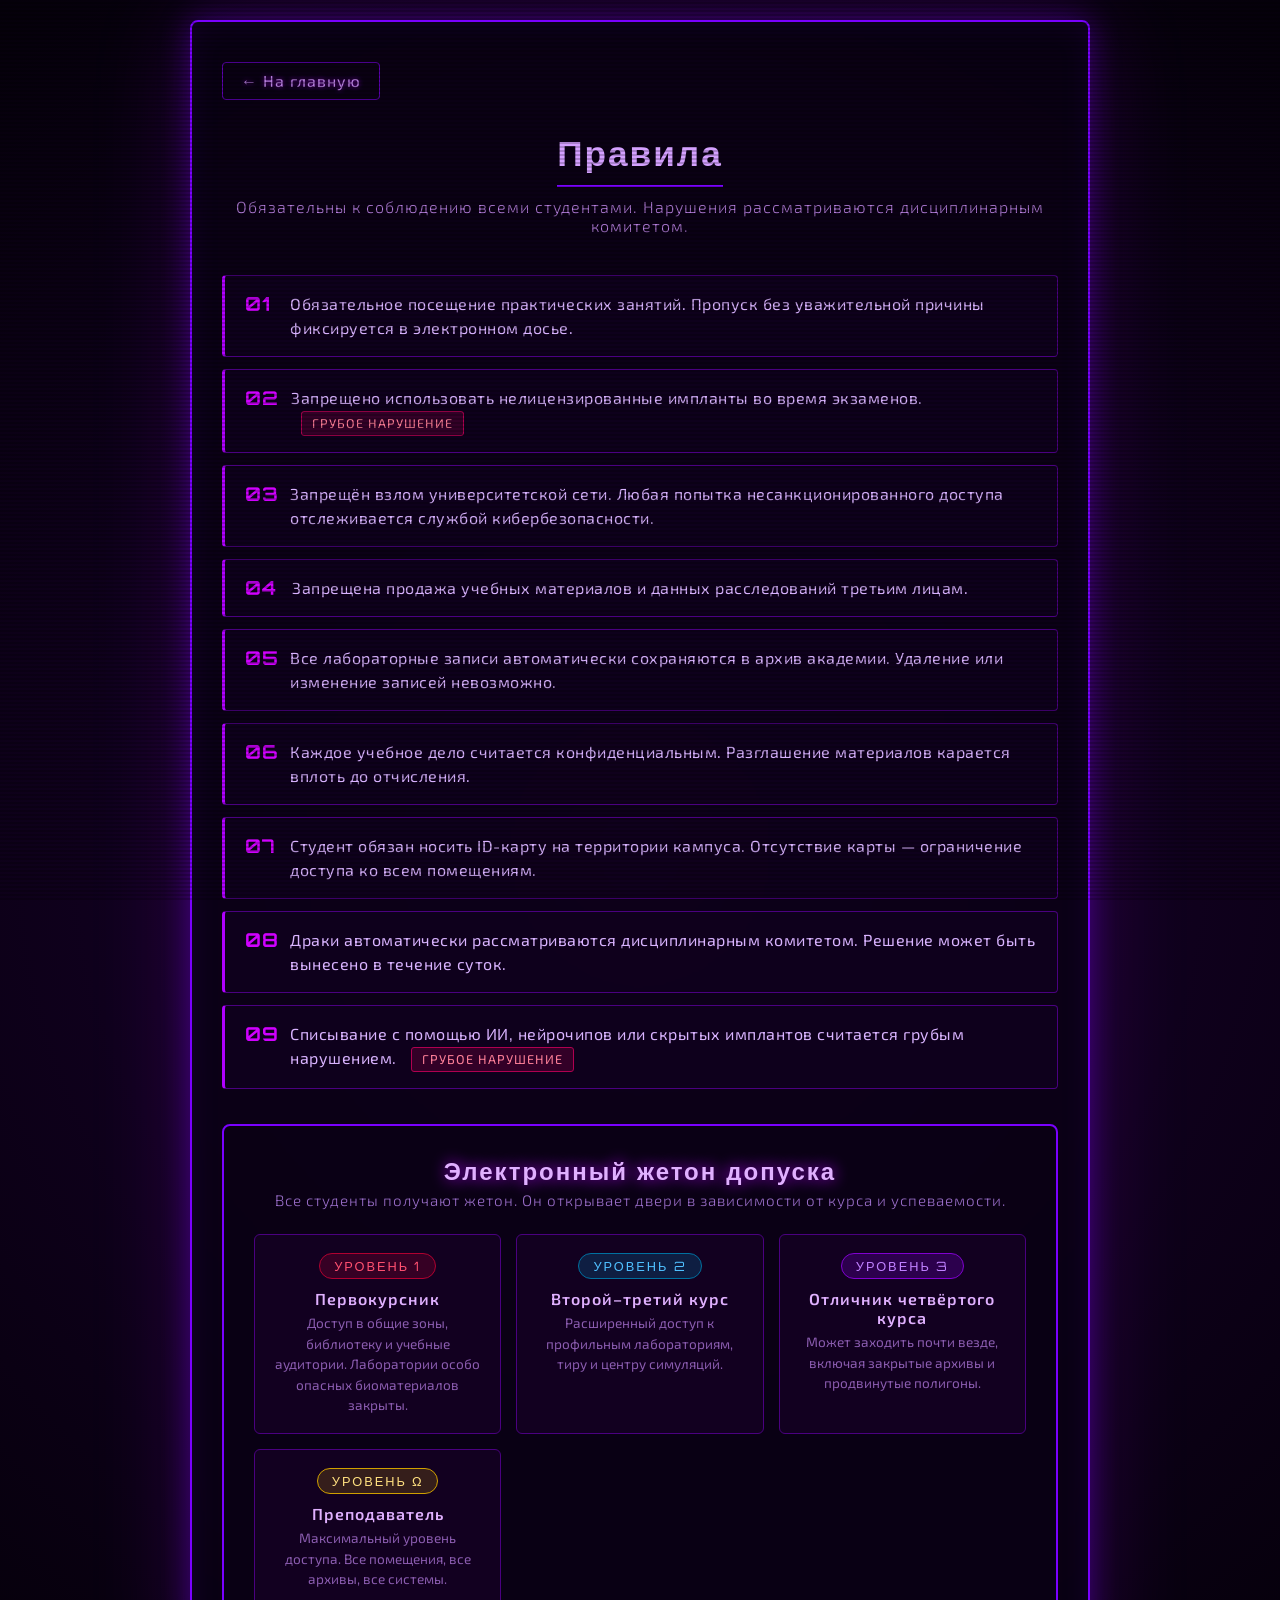
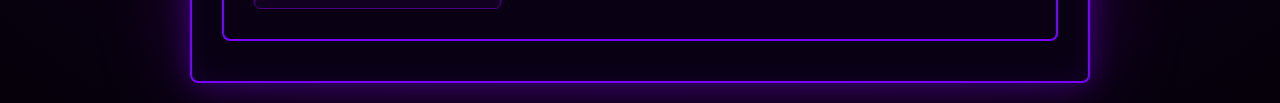
<file: rules.html>
<!DOCTYPE html>
<html lang="ru">
<head>
    <meta charset="UTF-8">
    <meta name="viewport" content="width=device-width, initial-scale=1.0">
    <title>Правила — Академия имени Элиаса Харрингтона</title>
    <link rel="stylesheet" href="style.css">
    <link rel="preconnect" href="https://fonts.googleapis.com">
    <link rel="preconnect" href="https://fonts.gstatic.com" crossorigin>
    <link href="https://fonts.googleapis.com/css2?family=Orbitron:wght@400;700;900&family=Exo+2:wght@300;400;600&display=swap" rel="stylesheet">
    <style>
        .back-link {
            display: inline-block;
            margin-bottom: 30px;
            color: #b57edc;
            text-decoration: none;
            font-family: 'Exo 2', sans-serif;
            font-size: 1rem;
            letter-spacing: 1px;
            transition: 0.3s;
            border: 1px solid #5c00b0;
            padding: 8px 18px;
            border-radius: 4px;
            text-shadow: 0 0 5px #8000c0;
        }

        .page-title {
            font-family: 'Orbitron', sans-serif;
            font-size: 2.2rem;
            color: #d4a0ff;
            margin-bottom: 10px;
            letter-spacing: 2px;
            border-bottom: 2px solid #7a00ff;
            padding-bottom: 10px;
            display: inline-block;
        }

        .section-intro {
            color: #b57edc;
            font-size: 1rem;
            letter-spacing: 1px;
            margin-bottom: 25px;
            font-weight: 300;
        }

        /* Правила */
        .rules-list {
            list-style: none;
            display: flex;
            flex-direction: column;
            gap: 12px;
            margin-bottom: 35px;
        }

        .rule-item {
            background: rgba(15, 0, 30, 0.8);
            border: 1px solid #4a0080;
            border-left: 3px solid #b000ff;
            padding: 16px 20px;
            border-radius: 4px;
            display: flex;
            align-items: flex-start;
            gap: 15px;
            transition: 0.3s;
        }

        .rule-item:hover {
            border-left-color: #ff00ea;
            border-color: #9d00ff;
            transform: translateX(5px);
            background: rgba(25, 0, 50, 0.8);
        }

        .rule-number {
            font-family: 'Orbitron', sans-serif;
            color: #d000ff;
            font-size: 1.2rem;
            font-weight: 700;
            min-width: 30px;
            letter-spacing: 1px;
        }

        .rule-text {
            color: #d9b3ff;
            font-size: 1rem;
            letter-spacing: 0.5px;
            line-height: 1.5;
        }

        .rule-warning {
            display: inline-block;
            background: rgba(200, 0, 80, 0.2);
            border: 1px solid #b00050;
            color: #ff8099;
            padding: 2px 10px;
            border-radius: 3px;
            font-size: 0.8rem;
            letter-spacing: 1px;
            margin-left: 10px;
        }

        /* Система жетонов */
        .token-section {
            margin-top: 35px;
            border: 2px solid #7a00ff;
            border-radius: 8px;
            padding: 30px;
            background: rgba(10, 0, 20, 0.7);
        }

        .token-title {
            font-family: 'Orbitron', sans-serif;
            font-size: 1.5rem;
            color: #e0b0ff;
            text-shadow: 0 0 15px #b000ff;
            letter-spacing: 2px;
            margin-bottom: 5px;
            text-align: center;
        }

        .token-subtitle {
            color: #9a6dc9;
            text-align: center;
            font-size: 0.95rem;
            letter-spacing: 1px;
            margin-bottom: 25px;
            font-weight: 300;
        }

        .token-visual {
            display: flex;
            justify-content: center;
            margin-bottom: 25px;
        }

        .token-card {
            background: rgba(20, 0, 40, 0.9);
            border: 2px solid #b000ff;
            border-radius: 10px;
            padding: 20px 30px;
            text-align: center;
            box-shadow: 0 0 40px rgba(150, 0, 255, 0.4), inset 0 0 20px rgba(100, 0, 200, 0.1);
            animation: token-glow 3s infinite;
        }

        @keyframes token-glow {
            0%, 100% { box-shadow: 0 0 40px rgba(150, 0, 255, 0.4), inset 0 0 20px rgba(100, 0, 200, 0.1); }
            50% { box-shadow: 0 0 70px rgba(200, 0, 255, 0.7), inset 0 0 35px rgba(160, 0, 255, 0.2); }
        }

        .token-icon {
            font-size: 3.5rem;
            display: block;
            animation: id-glow 2s infinite;
        }

        @keyframes id-glow {
            0%, 100% { text-shadow: 0 0 30px #d000ff, 0 0 60px #8000c0; }
            50% { text-shadow: 0 0 50px #ff00f2, 0 0 90px #b000ff; }
        }

        .token-name {
            font-family: 'Orbitron', sans-serif;
            color: #ffffff;
            font-size: 1.3rem;
            letter-spacing: 2px;
            margin-top: 8px;
        }

        .token-chip {
            color: #b57edc;
            font-size: 0.85rem;
            letter-spacing: 1px;
        }

        /* Уровни доступа */
        .access-levels {
            display: grid;
            grid-template-columns: repeat(auto-fit, minmax(220px, 1fr));
            gap: 15px;
            margin-top: 25px;
        }

        .access-card {
            background: rgba(20, 0, 35, 0.8);
            border: 1px solid #4a0080;
            border-radius: 6px;
            padding: 18px;
            text-align: center;
            transition: 0.3s;
            position: relative;
            overflow: hidden;
        }

        .access-card::after {
            content: '';
            position: absolute;
            bottom: 0;
            left: 0;
            width: 100%;
            height: 2px;
            background: linear-gradient(90deg, transparent, #b000ff, transparent);
            opacity: 0;
            transition: 0.3s;
        }

        .access-card:hover {
            border-color: #d000ff;
            transform: translateY(-3px);
        }

        .access-card:hover::after {
            opacity: 1;
        }

        .access-level-badge {
            display: inline-block;
            padding: 4px 14px;
            border-radius: 20px;
            font-family: 'Orbitron', sans-serif;
            font-size: 0.8rem;
            letter-spacing: 2px;
            margin-bottom: 10px;
        }

        .badge-restricted {
            background: rgba(200, 0, 50, 0.2);
            border: 1px solid #b00030;
            color: #ff5070;
        }

        .badge-standard {
            background: rgba(0, 150, 200, 0.2);
            border: 1px solid #0070a0;
            color: #50c0ff;
        }

        .badge-advanced {
            background: rgba(150, 0, 255, 0.2);
            border: 1px solid #8000d0;
            color: #c080ff;
        }

        .badge-maximum {
            background: rgba(255, 200, 0, 0.15);
            border: 1px solid #d0a000;
            color: #ffe080;
        }

        .access-name {
            font-weight: 600;
            color: #e0b0ff;
            letter-spacing: 1px;
            margin-bottom: 5px;
            font-size: 1rem;
        }

        .access-desc {
            color: #8b5cb0;
            font-size: 0.85rem;
            line-height: 1.5;
        }

        /* Цитата */
        .flavor-quote {
            margin-top: 30px;
            padding: 18px 22px;
            background: rgba(15, 0, 25, 0.7);
            border-left: 3px solid #d000ff;
            color: #c9a0f0;
            font-style: italic;
            letter-spacing: 0.5px;
            font-size: 1rem;
            line-height: 1.6;
        }

        .flavor-quote strong {
            color: #e0b0ff;
            text-shadow: 0 0 8px #b000ff;
        }
    </style>
</head>
<body>
    <div class="scanline"></div>
    <div class="container">
        <a href="index.html" class="back-link">← На главную</a>

        <header>
            <h1 class="page-title">Правила</h1>
            <p class="section-intro">Обязательны к соблюдению всеми студентами. Нарушения рассматриваются дисциплинарным комитетом.</p>
        </header>

        <!-- Основные правила -->
        <ul class="rules-list">
            <li class="rule-item">
                <span class="rule-number">01</span>
                <span class="rule-text">Обязательное посещение практических занятий. Пропуск без уважительной причины фиксируется в электронном досье.</span>
            </li>
            <li class="rule-item">
                <span class="rule-number">02</span>
                <span class="rule-text">Запрещено использовать нелицензированные импланты во время экзаменов. <span class="rule-warning">ГРУБОЕ НАРУШЕНИЕ</span></span>
            </li>
            <li class="rule-item">
                <span class="rule-number">03</span>
                <span class="rule-text">Запрещён взлом университетской сети. Любая попытка несанкционированного доступа отслеживается службой кибербезопасности.</span>
            </li>
            <li class="rule-item">
                <span class="rule-number">04</span>
                <span class="rule-text">Запрещена продажа учебных материалов и данных расследований третьим лицам.</span>
            </li>
            <li class="rule-item">
                <span class="rule-number">05</span>
                <span class="rule-text">Все лабораторные записи автоматически сохраняются в архив академии. Удаление или изменение записей невозможно.</span>
            </li>
            <li class="rule-item">
                <span class="rule-number">06</span>
                <span class="rule-text">Каждое учебное дело считается конфиденциальным. Разглашение материалов карается вплоть до отчисления.</span>
            </li>
            <li class="rule-item">
                <span class="rule-number">07</span>
                <span class="rule-text">Студент обязан носить ID-карту на территории кампуса. Отсутствие карты — ограничение доступа ко всем помещениям.</span>
            </li>
            <li class="rule-item">
                <span class="rule-number">08</span>
                <span class="rule-text">Драки автоматически рассматриваются дисциплинарным комитетом. Решение может быть вынесено в течение суток.</span>
            </li>
            <li class="rule-item">
                <span class="rule-number">09</span>
                <span class="rule-text">Списывание с помощью ИИ, нейрочипов или скрытых имплантов считается грубым нарушением. <span class="rule-warning">ГРУБОЕ НАРУШЕНИЕ</span></span>
            </li>
        </ul>

        <!-- Система жетонов -->
        <section class="token-section">
            <h2 class="token-title">Электронный жетон допуска</h2>
            <p class="token-subtitle">Все студенты получают жетон. Он открывает двери в зависимости от курса и успеваемости.</p>

            <div class="access-levels">
                <div class="access-card">
                    <span class="access-level-badge badge-restricted">УРОВЕНЬ 1</span>
                    <div class="access-name">Первокурсник</div>
                    <div class="access-desc">Доступ в общие зоны, библиотеку и учебные аудитории. Лаборатории особо опасных биоматериалов закрыты.</div>
                </div>
                <div class="access-card">
                    <span class="access-level-badge badge-standard">УРОВЕНЬ 2</span>
                    <div class="access-name">Второй–третий курс</div>
                    <div class="access-desc">Расширенный доступ к профильным лабораториям, тиру и центру симуляций.</div>
                </div>
                <div class="access-card">
                    <span class="access-level-badge badge-advanced">УРОВЕНЬ 3</span>
                    <div class="access-name">Отличник четвёртого курса</div>
                    <div class="access-desc">Может заходить почти везде, включая закрытые архивы и продвинутые полигоны.</div>
                </div>
                <div class="access-card">
                    <span class="access-level-badge badge-maximum">УРОВЕНЬ Ω</span>
                    <div class="access-name">Преподаватель</div>
                    <div class="access-desc">Максимальный уровень доступа. Все помещения, все архивы, все системы.</div>
                </div>
            </div>
        </section>
    </div>
</body>
</html>
</file>
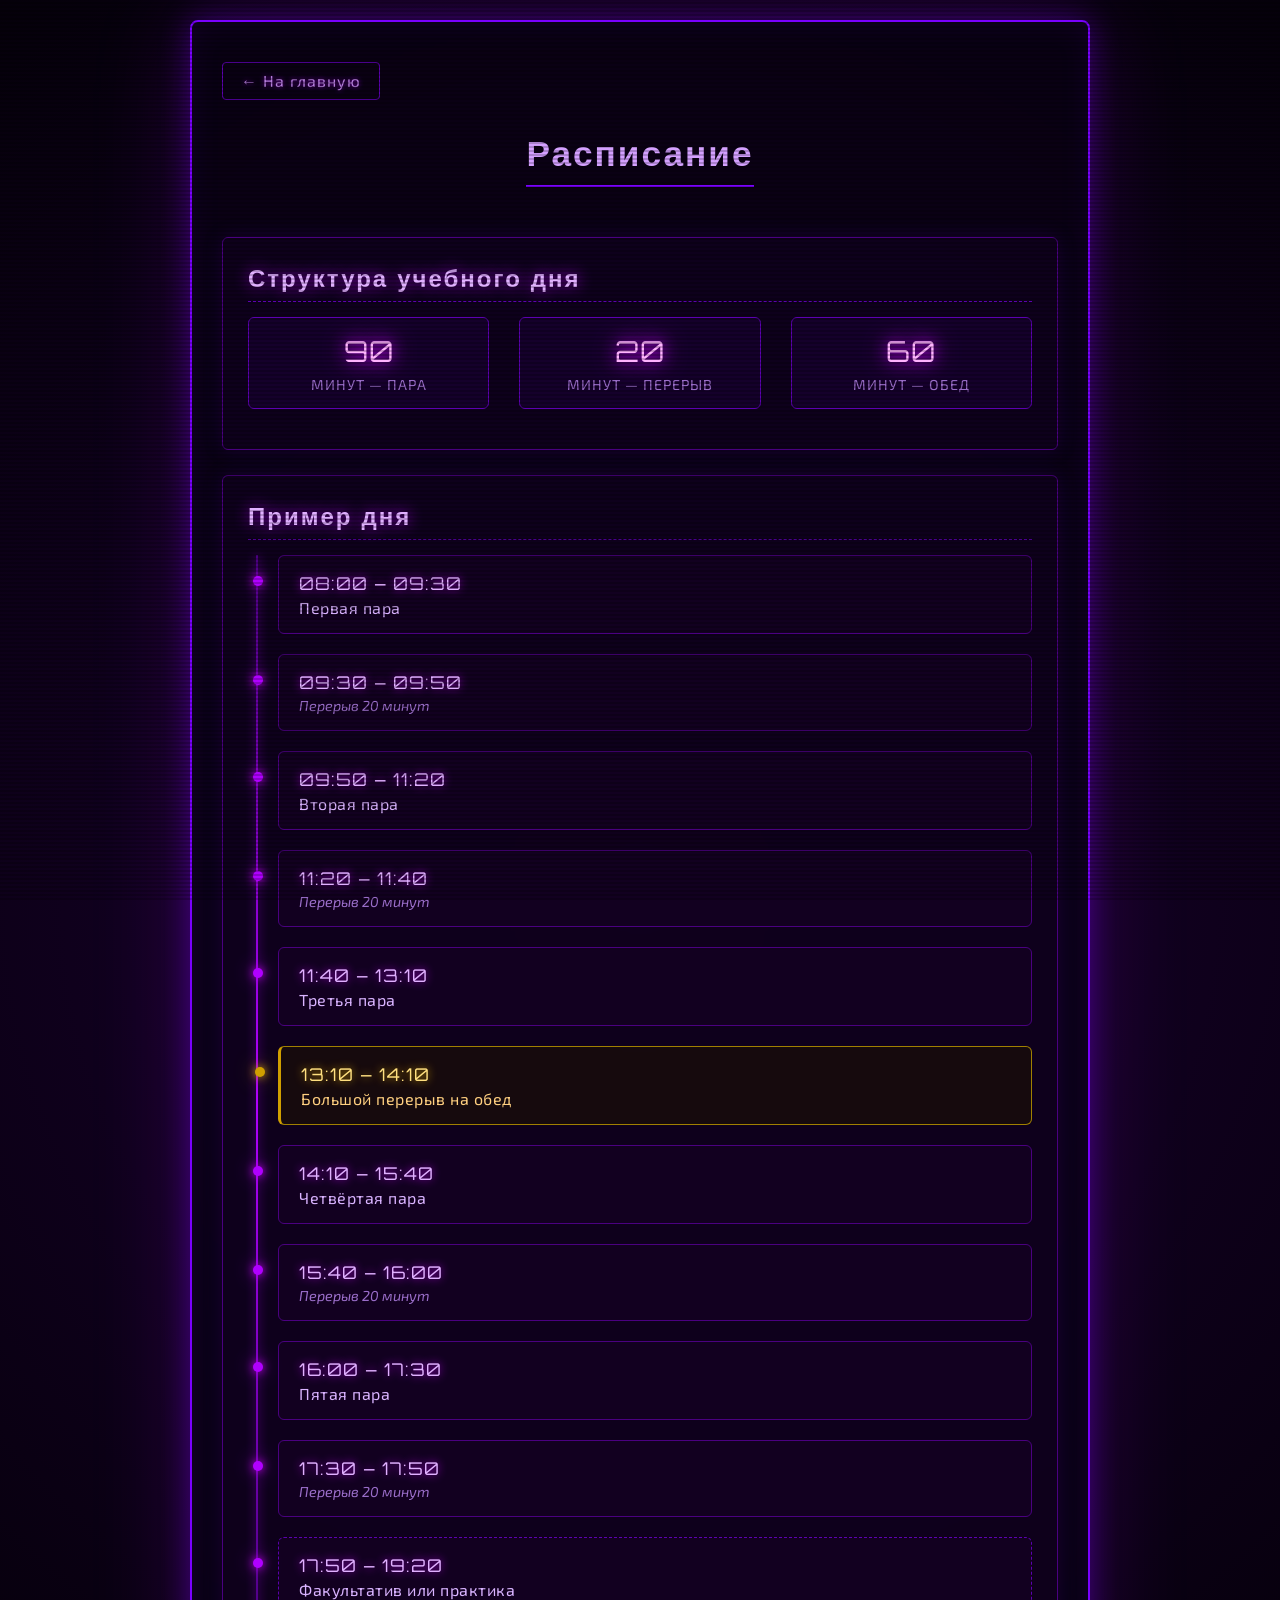
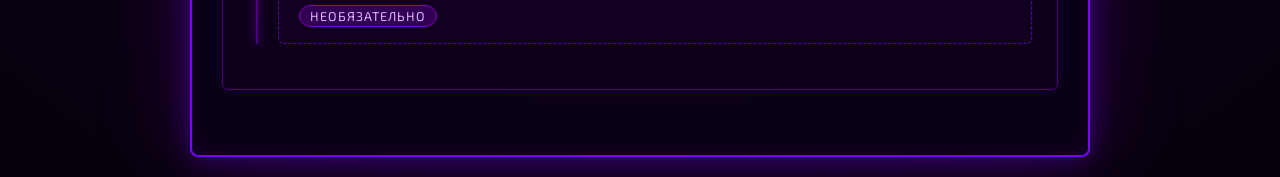
<file: schedule.html>
<!DOCTYPE html>
<html lang="ru">
<head>
    <meta charset="UTF-8">
    <meta name="viewport" content="width=device-width, initial-scale=1.0">
    <title>Расписание — Академия имени Элиаса Харрингтона</title>
    <link rel="stylesheet" href="style.css">
    <link rel="preconnect" href="https://fonts.googleapis.com">
    <link rel="preconnect" href="https://fonts.gstatic.com" crossorigin>
    <link href="https://fonts.googleapis.com/css2?family=Orbitron:wght@400;700;900&family=Exo+2:wght@300;400;600&display=swap" rel="stylesheet">
    <style>
        .back-link {
            display: inline-block;
            margin-bottom: 30px;
            color: #b57edc;
            text-decoration: none;
            font-family: 'Exo 2', sans-serif;
            font-size: 1rem;
            letter-spacing: 1px;
            transition: 0.3s;
            border: 1px solid #5c00b0;
            padding: 8px 18px;
            border-radius: 4px;
            text-shadow: 0 0 5px #8000c0;
        }

        .page-title {
            font-family: 'Orbitron', sans-serif;
            font-size: 2.2rem;
            color: #d4a0ff;
            margin-bottom: 10px;
            letter-spacing: 2px;
            border-bottom: 2px solid #7a00ff;
            padding-bottom: 10px;
            display: inline-block;
        }

        .info-block {
            background: rgba(15, 0, 30, 0.8);
            border: 1px solid #4a0080;
            border-radius: 6px;
            padding: 25px;
            margin-bottom: 25px;
            box-shadow: 0 0 20px rgba(80, 0, 180, 0.2);
            transition: 0.3s;
        }
        .block-title {
            font-family: 'Orbitron', sans-serif;
            font-size: 1.5rem;
            color: #e0b0ff;
            text-shadow: 0 0 15px #a000e0;
            letter-spacing: 2px;
            margin-bottom: 15px;
            padding-bottom: 8px;
            border-bottom: 1px dashed #5c00b0;
        }

        .info-row {
            display: flex;
            gap: 30px;
            flex-wrap: wrap;
            margin-bottom: 15px;
        }

        .info-item {
            background: rgba(25, 0, 50, 0.7);
            border: 1px solid #5c00b0;
            border-radius: 6px;
            padding: 15px 20px;
            text-align: center;
            transition: 0.3s;
            min-width: 180px;
            flex: 1;
        }

        .info-item:hover {
            border-color: #d000ff;
            box-shadow: 0 0 20px rgba(160, 0, 255, 0.3);
            transform: translateY(-2px);
        }

        .info-value {
            font-family: 'Orbitron', sans-serif;
            font-size: 1.8rem;
            color: #ffb3ff;
            text-shadow: 0 0 15px #d000ff, 0 0 30px #8000c0;
            letter-spacing: 1px;
            display: block;
            margin-bottom: 5px;
        }

        .info-label {
            color: #9a6dc9;
            font-size: 0.9rem;
            letter-spacing: 1px;
            text-transform: uppercase;
        }

        /* Шкала времени */
        .timeline {
            position: relative;
            padding-left: 30px;
            margin-top: 10px;
        }

        .timeline::before {
            content: '';
            position: absolute;
            left: 8px;
            top: 0;
            bottom: 0;
            width: 2px;
            background: linear-gradient(to bottom, #4a0080, #b000ff, #4a0080);
            box-shadow: 0 0 10px #8000c0;
        }

        .timeline-item {
            position: relative;
            margin-bottom: 20px;
            padding: 16px 20px;
            background: rgba(20, 0, 35, 0.7);
            border: 1px solid #4a0080;
            border-radius: 6px;
            transition: 0.3s;
        }

        .timeline-item:hover {
            border-color: #c000ff;
            box-shadow: 0 0 20px rgba(140, 0, 255, 0.3);
            transform: translateX(5px);
        }

        .timeline-item::before {
            content: '';
            position: absolute;
            left: -26px;
            top: 20px;
            width: 10px;
            height: 10px;
            background: #b000ff;
            border-radius: 50%;
            box-shadow: 0 0 10px #d000ff, 0 0 20px #8000c0;
        }

        .timeline-time {
            font-family: 'Orbitron', sans-serif;
            color: #e0b0ff;
            font-size: 1.1rem;
            letter-spacing: 1px;
            text-shadow: 0 0 8px #a000d0;
            margin-bottom: 4px;
        }

        .timeline-name {
            color: #d9b3ff;
            font-size: 1rem;
            letter-spacing: 0.5px;
        }

        .timeline-break {
            color: #9a6dc9;
            font-size: 0.9rem;
            font-style: italic;
        }

        /* Обед */
        .lunch-highlight {
            border-color: #a08000;
            background: rgba(30, 20, 0, 0.5);
            border-left: 3px solid #d0a000;
        }

        .lunch-highlight:hover {
            border-color: #e0b000;
            box-shadow: 0 0 25px rgba(200, 150, 0, 0.3);
        }

        .lunch-highlight::before {
            background: #d0a000;
            box-shadow: 0 0 10px #e0b000, 0 0 20px #806000;
        }

        .lunch-highlight .timeline-time {
            color: #ffe080;
            text-shadow: 0 0 8px #c09000;
        }

        .lunch-highlight .timeline-name {
            color: #ffd080;
        }

        /* Факультатив */
        .optional-highlight {
            border-style: dashed;
            border-color: #5c00b0;
        }

        .optional-highlight:hover {
            border-color: #c000ff;
        }

        .optional-tag {
            display: inline-block;
            background: rgba(120, 0, 200, 0.3);
            border: 1px solid #8000c0;
            padding: 2px 10px;
            border-radius: 15px;
            color: #d9b3ff;
            font-size: 0.8rem;
            letter-spacing: 1px;
            margin-top: 6px;
        }

        @media (max-width: 600px) {
            .info-row {
                flex-direction: column;
            }
            .timeline {
                padding-left: 20px;
            }
            .timeline-item::before {
                left: -16px;
                width: 8px;
                height: 8px;
            }
        }
    </style>
</head>
<body>
    <div class="scanline"></div>
    <div class="container">
        <a href="index.html" class="back-link">← На главную</a>

        <header>
            <h1 class="page-title">Расписание</h1>
        </header>

        <!-- Общая информация -->
        <div class="info-block">
            <h2 class="block-title">Структура учебного дня</h2>
            <div class="info-row">
                <div class="info-item">
                    <span class="info-value">90</span>
                    <span class="info-label">минут — пара</span>
                </div>
                <div class="info-item">
                    <span class="info-value">20</span>
                    <span class="info-label">минут — перерыв</span>
                </div>
                <div class="info-item">
                    <span class="info-value">60</span>
                    <span class="info-label">минут — обед</span>
                </div>
            </div>
        </div>

        <!-- Пример дня -->
        <div class="info-block">
            <h2 class="block-title">Пример дня</h2>

            <div class="timeline">
                <div class="timeline-item">
                    <div class="timeline-time">08:00 – 09:30</div>
                    <div class="timeline-name">Первая пара</div>
                </div>

                <div class="timeline-item">
                    <div class="timeline-time">09:30 – 09:50</div>
                    <div class="timeline-break">Перерыв 20 минут</div>
                </div>

                <div class="timeline-item">
                    <div class="timeline-time">09:50 – 11:20</div>
                    <div class="timeline-name">Вторая пара</div>
                </div>

                <div class="timeline-item">
                    <div class="timeline-time">11:20 – 11:40</div>
                    <div class="timeline-break">Перерыв 20 минут</div>
                </div>

                <div class="timeline-item">
                    <div class="timeline-time">11:40 – 13:10</div>
                    <div class="timeline-name">Третья пара</div>
                </div>

                <div class="timeline-item lunch-highlight">
                    <div class="timeline-time">13:10 – 14:10</div>
                    <div class="timeline-name">Большой перерыв на обед</div>
                </div>

                <div class="timeline-item">
                    <div class="timeline-time">14:10 – 15:40</div>
                    <div class="timeline-name">Четвёртая пара</div>
                </div>

                <div class="timeline-item">
                    <div class="timeline-time">15:40 – 16:00</div>
                    <div class="timeline-break">Перерыв 20 минут</div>
                </div>

                <div class="timeline-item">
                    <div class="timeline-time">16:00 – 17:30</div>
                    <div class="timeline-name">Пятая пара</div>
                </div>

                <div class="timeline-item">
                    <div class="timeline-time">17:30 – 17:50</div>
                    <div class="timeline-break">Перерыв 20 минут</div>
                </div>

                <div class="timeline-item optional-highlight">
                    <div class="timeline-time">17:50 – 19:20</div>
                    <div class="timeline-name">Факультатив или практика</div>
                    <span class="optional-tag">НЕОБЯЗАТЕЛЬНО</span>
                </div>
            </div>
        </div>
    </div>
</body>
</html>
</file>
<file: style.css>
/* Базовые настройки и шрифты */
* {
    margin: 0;
    padding: 0;
    box-sizing: border-box;
}

body {
    background-color: #0a0010;
    background-image: 
        radial-gradient(circle at 50% 50%, #1a0030 0%, #05000a 100%),
        repeating-linear-gradient(0deg, transparent, transparent 2px, rgba(100, 0, 200, 0.03) 2px, rgba(100, 0, 200, 0.03) 4px);
    font-family: 'Exo 2', sans-serif;
    color: #e0c0ff;
    min-height: 100vh;
    display: flex;
    justify-content: center;
    align-items: center;
    padding: 20px;
}

/* Эффект линии сканирования */
.scanline {
    position: fixed;
    top: 0;
    left: 0;
    width: 100%;
    height: 100%;
    background: linear-gradient(to bottom, transparent 50%, rgba(0, 0, 0, 0.2) 50%);
    background-size: 100% 4px;
    pointer-events: none;
    z-index: 999;
    animation: scan 8s linear infinite;
}

@keyframes scan {
    from { background-position: 0 0; }
    to { background-position: 0 100%; }
}

.container {
    max-width: 900px;
    width: 100%;
    border: 2px solid #7a00ff;
    border-radius: 8px;
    background: rgba(10, 0, 20, 0.8);
    backdrop-filter: blur(5px);
    box-shadow: 
        0 0 30px rgba(120, 0, 255, 0.4),
        inset 0 0 30px rgba(120, 0, 255, 0.1),
        0 0 100px rgba(180, 0, 255, 0.2);
    padding: 40px 30px;
    position: relative;
    z-index: 1;
}

header {
    text-align: center;
    margin-bottom: 40px;
}

/* Глитч-эффект для заголовка */
.logo-glitch {
    font-family: 'Orbitron', sans-serif;
    font-size: 2.8rem;
    font-weight: 900;
    color: #d4a0ff;
    letter-spacing: 3px;
    position: relative;
    display: inline-block;
}

@keyframes text-flicker {
    0%, 19%, 21%, 23%, 25%, 54%, 56%, 100% {
        text-shadow: 
            0 0 10px #9d00ff,
            0 0 20px #9d00ff,
            0 0 40px #4a0080,
            0 0 80px #2a0040;
    }
    20%, 24%, 55% {
        text-shadow: none;
    }
}

.subtitle {
    font-family: 'Exo 2', sans-serif;
    font-weight: 300;
    color: #b57edc;
    font-size: 1.2rem;
    letter-spacing: 1px;
    margin-bottom: 15px;
}

.header-line {
    width: 70%;
    height: 2px;
    margin: 0 auto;
    background: linear-gradient(90deg, transparent, #b300ff, #f200ff, #b300ff, transparent);
    box-shadow: 0 0 15px #c000ff;
}

/* Навигация */
.main-nav ul {
    list-style: none;
    display: flex;
    flex-direction: column;
    gap: 12px;
    margin-bottom: 30px;
}

.main-nav li {
    border-left: 3px solid #5c00b0;
    padding-left: 20px;
    transition: all 0.3s ease;
}

.main-nav li:hover {
    border-left-color: #e000ff;
    background: rgba(120, 0, 255, 0.15);
    box-shadow: -5px 0 15px rgba(180, 0, 255, 0.3);
    transform: translateX(10px);
}

.main-nav a {
    text-decoration: none;
    color: #c9a0f0;
    font-family: 'Exo 2', sans-serif;
    font-weight: 400;
    font-size: 1.4rem;
    letter-spacing: 2px;
    display: flex;
    align-items: center;
    gap: 15px;
    transition: 0.2s;
    text-shadow: 0 0 5px #8000c0;
}

.nav-icon {
    font-family: monospace;
    color: #c000ff;
    font-size: 1.2rem;
    width: 30px;
    display: inline-block;
    text-shadow: 0 0 10px #d000ff;
    animation: icon-pulse 2s infinite;
}

@keyframes icon-pulse {
    0%, 100% { opacity: 0.7; }
    50% { opacity: 1; text-shadow: 0 0 20px #ff00ea; }
}

.footer-tag {
    font-family: monospace;
    color: #a64dff;
    margin-top: 5px;
    letter-spacing: 1px;
}

/* Адаптивность */
@media (max-width: 600px) {
    .logo-glitch {
        font-size: 1.6rem;
        letter-spacing: 1px;
    }
    .subtitle {
        font-size: 0.9rem;
    }
    .main-nav a {
        font-size: 1.1rem;
    }
    .container {
        padding: 25px 15px;
    }
}
</file>
